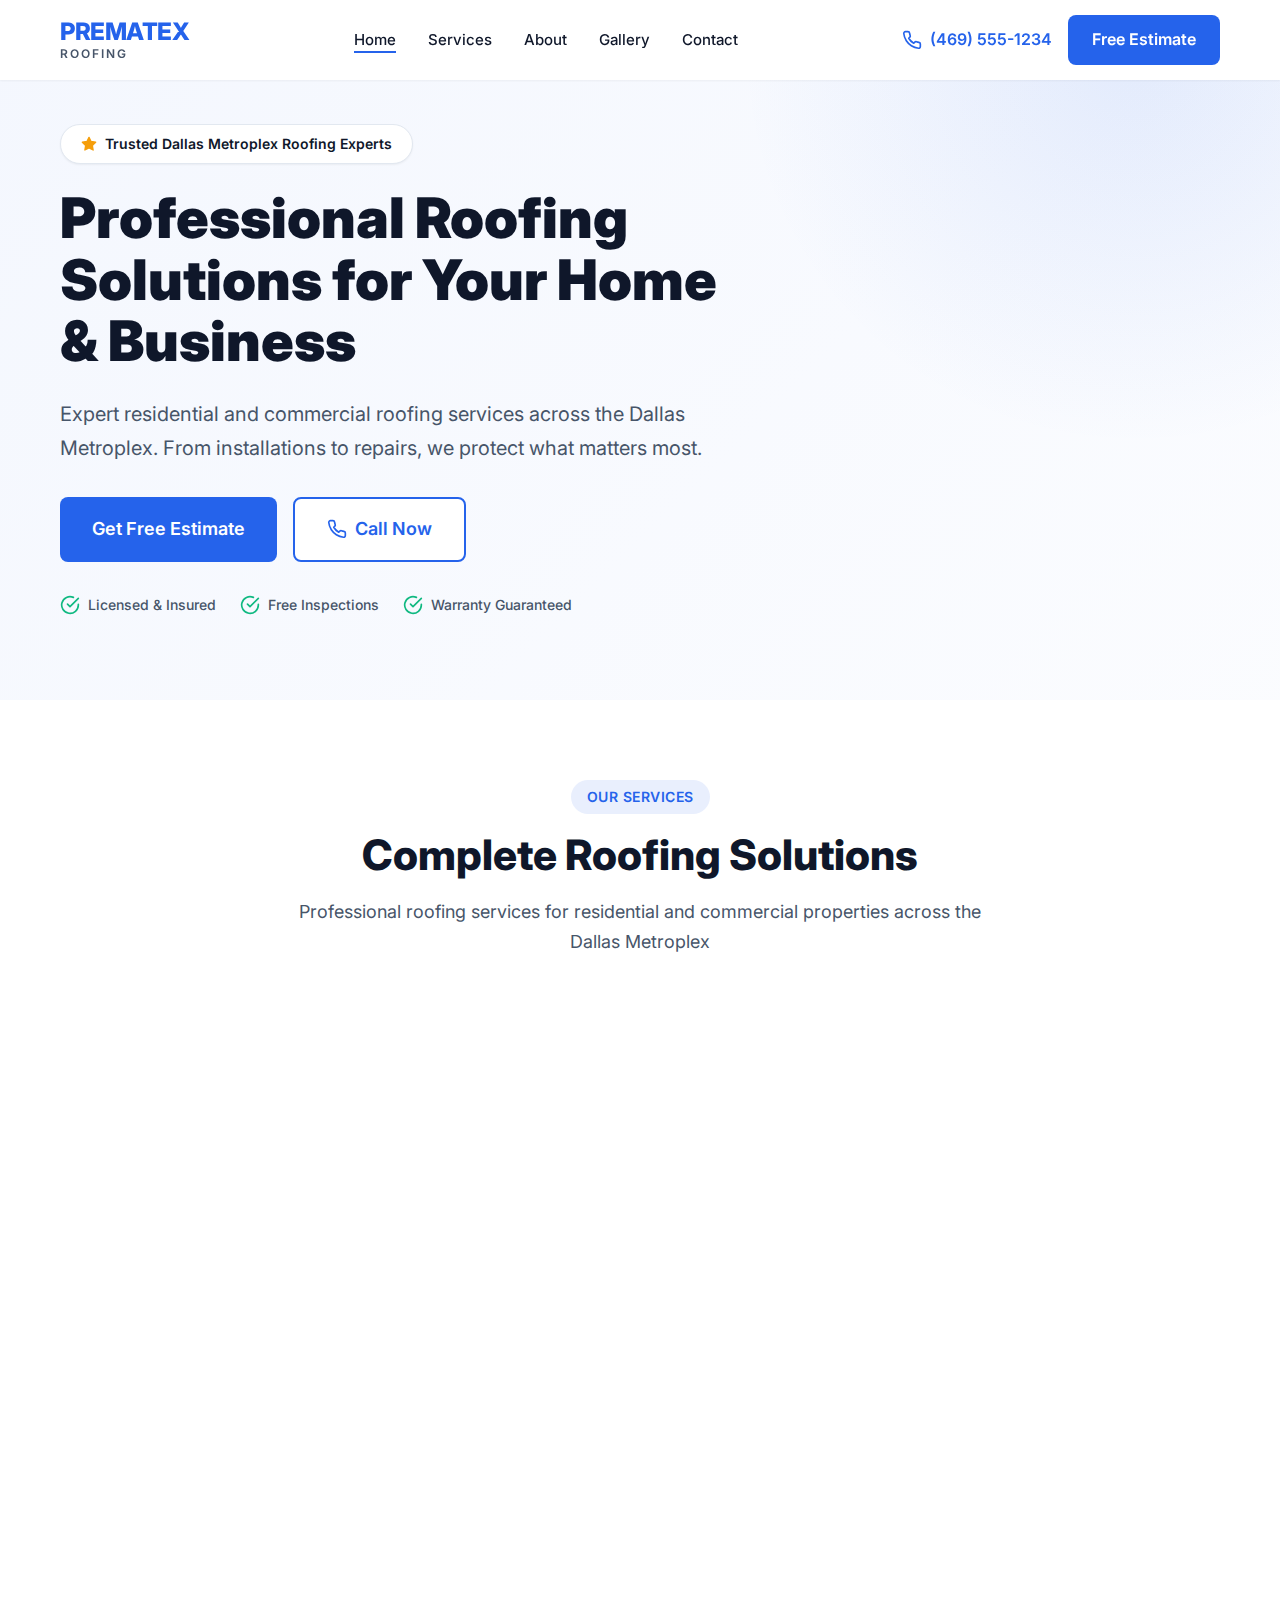
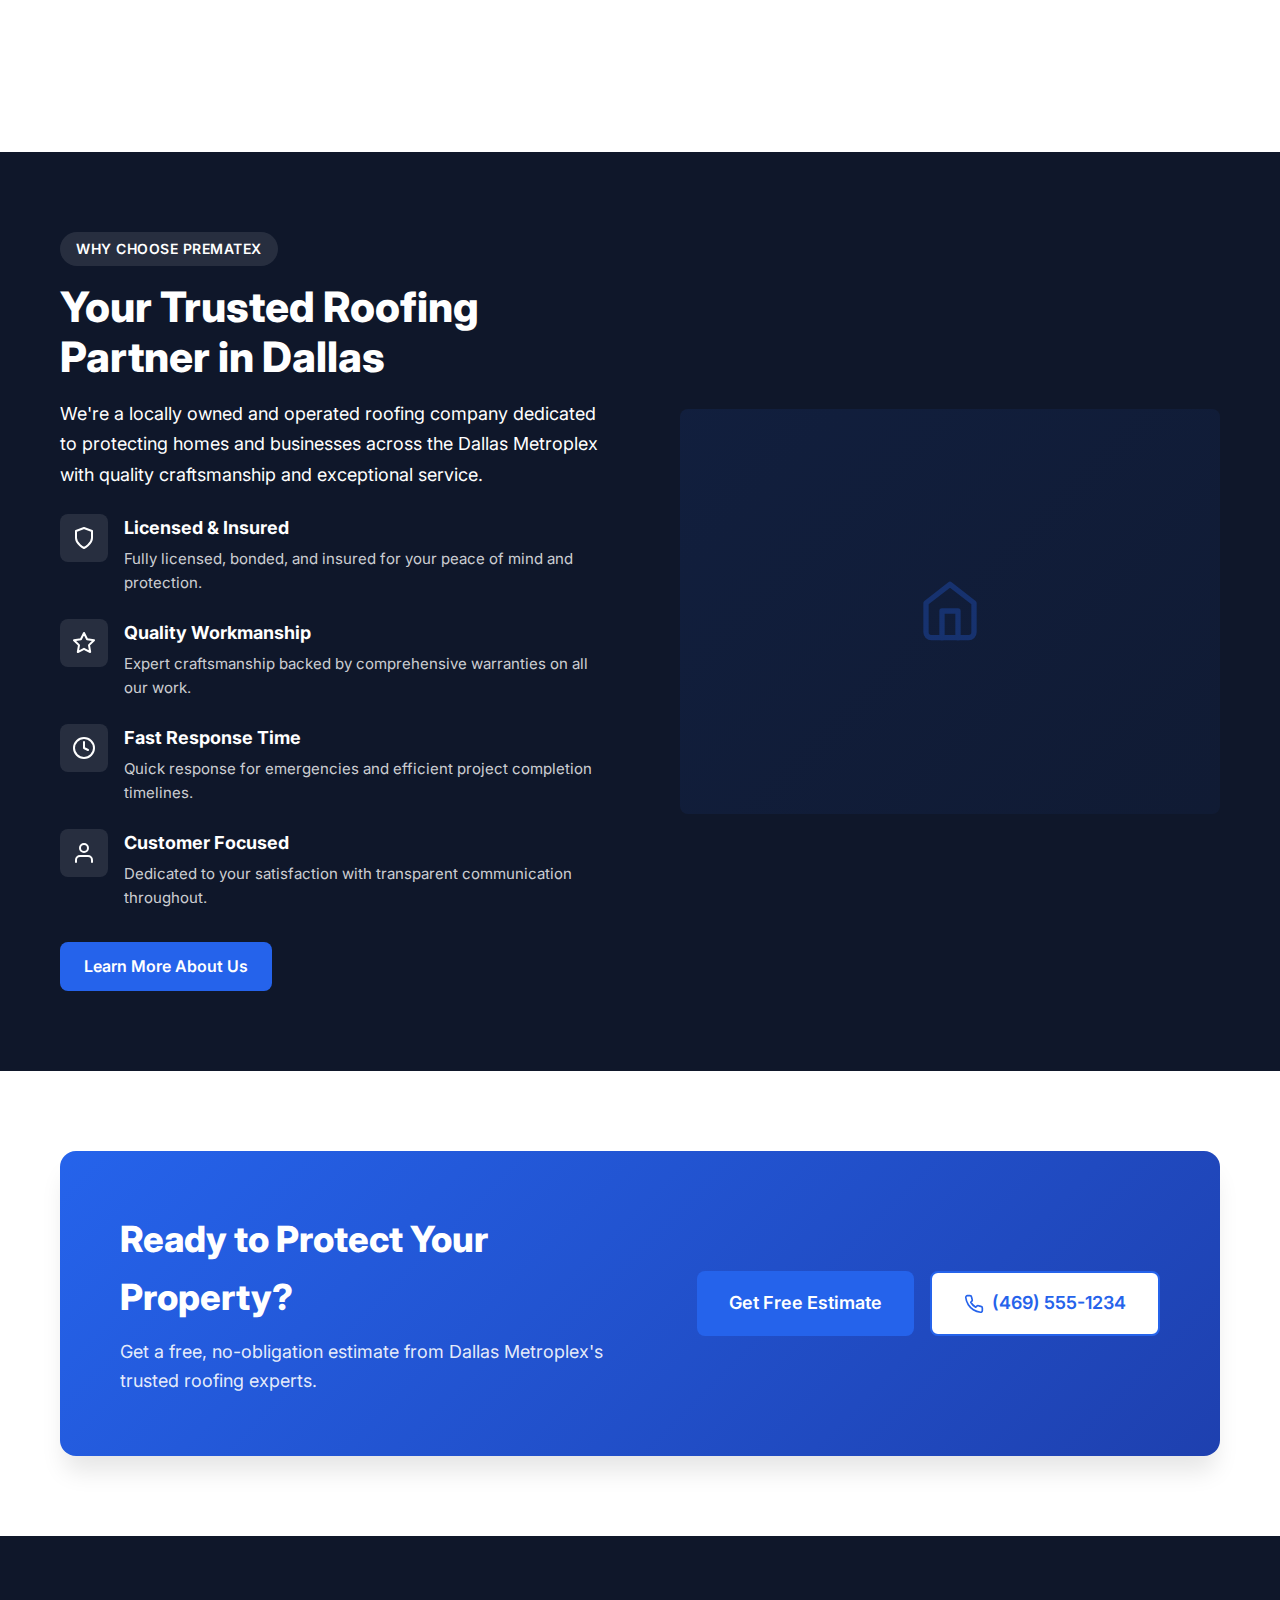
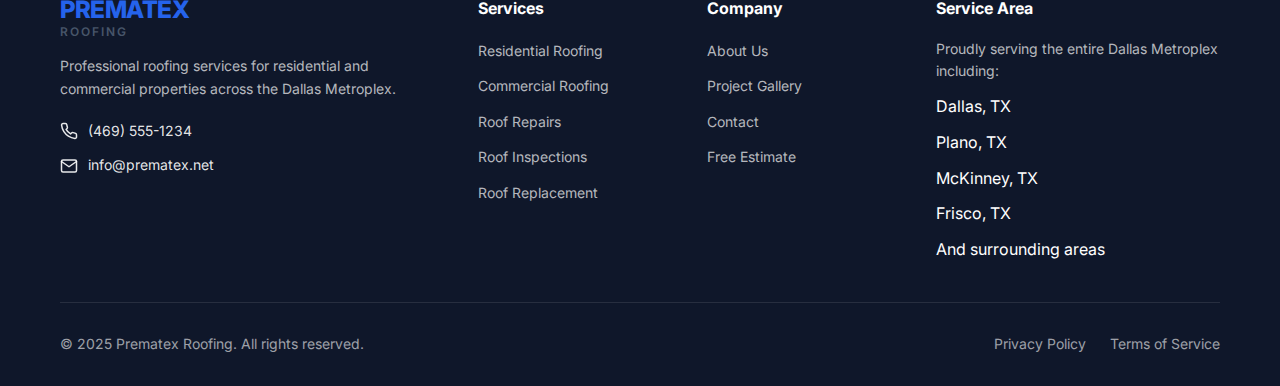
<file: index.html>
<!DOCTYPE html>
<html lang="en">
<head>
    <meta charset="UTF-8">
    <meta name="viewport" content="width=device-width, initial-scale=1.0">
    <meta name="description" content="Prematex Roofing - Professional residential and commercial roofing services in Dallas Metroplex. Expert roof installation, repairs, and replacements.">
    <title>Prematex Roofing | Expert Roofing Services in Dallas Metroplex</title>
    <link rel="stylesheet" href="assets/css/styles.css">
    <link rel="preconnect" href="https://fonts.googleapis.com">
    <link rel="preconnect" href="https://fonts.gstatic.com" crossorigin>
    <link href="https://fonts.googleapis.com/css2?family=Inter:wght@300;400;500;600;700;800;900&display=swap" rel="stylesheet">
</head>
<body>
    <!-- Header -->
    <header class="header" id="header">
        <nav class="nav container">
            <a href="index.html" class="nav-logo">
                <span class="logo-text">PREMATEX</span>
                <span class="logo-subtext">ROOFING</span>
            </a>
            
            <div class="nav-menu" id="nav-menu">
                <ul class="nav-list">
                    <li class="nav-item"><a href="index.html" class="nav-link active">Home</a></li>
                    <li class="nav-item"><a href="services.html" class="nav-link">Services</a></li>
                    <li class="nav-item"><a href="about.html" class="nav-link">About</a></li>
                    <li class="nav-item"><a href="gallery.html" class="nav-link">Gallery</a></li>
                    <li class="nav-item"><a href="contact.html" class="nav-link">Contact</a></li>
                </ul>
                <div class="nav-close" id="nav-close">
                    <svg xmlns="http://www.w3.org/2000/svg" width="24" height="24" viewBox="0 0 24 24" fill="none" stroke="currentColor" stroke-width="2" stroke-linecap="round" stroke-linejoin="round">
                        <line x1="18" y1="6" x2="6" y2="18"></line>
                        <line x1="6" y1="6" x2="18" y2="18"></line>
                    </svg>
                </div>
            </div>

            <div class="nav-actions">
                <a href="tel:+14695551234" class="nav-phone">
                    <svg xmlns="http://www.w3.org/2000/svg" width="20" height="20" viewBox="0 0 24 24" fill="none" stroke="currentColor" stroke-width="2" stroke-linecap="round" stroke-linejoin="round">
                        <path d="M22 16.92v3a2 2 0 0 1-2.18 2 19.79 19.79 0 0 1-8.63-3.07 19.5 19.5 0 0 1-6-6 19.79 19.79 0 0 1-3.07-8.67A2 2 0 0 1 4.11 2h3a2 2 0 0 1 2 1.72 12.84 12.84 0 0 0 .7 2.81 2 2 0 0 1-.45 2.11L8.09 9.91a16 16 0 0 0 6 6l1.27-1.27a2 2 0 0 1 2.11-.45 12.84 12.84 0 0 0 2.81.7A2 2 0 0 1 22 16.92z"></path>
                    </svg>
                    <span>(469) 555-1234</span>
                </a>
                <a href="contact.html" class="btn btn-primary">Free Estimate</a>
            </div>

            <div class="nav-toggle" id="nav-toggle">
                <svg xmlns="http://www.w3.org/2000/svg" width="24" height="24" viewBox="0 0 24 24" fill="none" stroke="currentColor" stroke-width="2" stroke-linecap="round" stroke-linejoin="round">
                    <line x1="3" y1="12" x2="21" y2="12"></line>
                    <line x1="3" y1="6" x2="21" y2="6"></line>
                    <line x1="3" y1="18" x2="21" y2="18"></line>
                </svg>
            </div>
        </nav>
    </header>

    <!-- Hero Section -->
    <section class="hero">
        <div class="hero-background"></div>
        <div class="container hero-container">
            <div class="hero-content">
                <div class="hero-badge">
                    <svg xmlns="http://www.w3.org/2000/svg" width="16" height="16" viewBox="0 0 24 24" fill="none" stroke="currentColor" stroke-width="2" stroke-linecap="round" stroke-linejoin="round">
                        <path d="M12 2l3.09 6.26L22 9.27l-5 4.87 1.18 6.88L12 17.77l-6.18 3.25L7 14.14 2 9.27l6.91-1.01L12 2z"></path>
                    </svg>
                    <span>Trusted Dallas Metroplex Roofing Experts</span>
                </div>
                <h1 class="hero-title">
                    Professional Roofing Solutions for Your Home & Business
                </h1>
                <p class="hero-description">
                    Expert residential and commercial roofing services across the Dallas Metroplex. From installations to repairs, we protect what matters most.
                </p>
                <div class="hero-cta">
                    <a href="contact.html" class="btn btn-primary btn-lg">Get Free Estimate</a>
                    <a href="tel:+14695551234" class="btn btn-secondary btn-lg">
                        <svg xmlns="http://www.w3.org/2000/svg" width="20" height="20" viewBox="0 0 24 24" fill="none" stroke="currentColor" stroke-width="2" stroke-linecap="round" stroke-linejoin="round">
                            <path d="M22 16.92v3a2 2 0 0 1-2.18 2 19.79 19.79 0 0 1-8.63-3.07 19.5 19.5 0 0 1-6-6 19.79 19.79 0 0 1-3.07-8.67A2 2 0 0 1 4.11 2h3a2 2 0 0 1 2 1.72 12.84 12.84 0 0 0 .7 2.81 2 2 0 0 1-.45 2.11L8.09 9.91a16 16 0 0 0 6 6l1.27-1.27a2 2 0 0 1 2.11-.45 12.84 12.84 0 0 0 2.81.7A2 2 0 0 1 22 16.92z"></path>
                        </svg>
                        Call Now
                    </a>
                </div>
                <div class="hero-trust">
                    <div class="trust-item">
                        <svg xmlns="http://www.w3.org/2000/svg" width="20" height="20" viewBox="0 0 24 24" fill="none" stroke="currentColor" stroke-width="2" stroke-linecap="round" stroke-linejoin="round">
                            <path d="M22 11.08V12a10 10 0 1 1-5.93-9.14"></path>
                            <polyline points="22 4 12 14.01 9 11.01"></polyline>
                        </svg>
                        <span>Licensed & Insured</span>
                    </div>
                    <div class="trust-item">
                        <svg xmlns="http://www.w3.org/2000/svg" width="20" height="20" viewBox="0 0 24 24" fill="none" stroke="currentColor" stroke-width="2" stroke-linecap="round" stroke-linejoin="round">
                            <path d="M22 11.08V12a10 10 0 1 1-5.93-9.14"></path>
                            <polyline points="22 4 12 14.01 9 11.01"></polyline>
                        </svg>
                        <span>Free Inspections</span>
                    </div>
                    <div class="trust-item">
                        <svg xmlns="http://www.w3.org/2000/svg" width="20" height="20" viewBox="0 0 24 24" fill="none" stroke="currentColor" stroke-width="2" stroke-linecap="round" stroke-linejoin="round">
                            <path d="M22 11.08V12a10 10 0 1 1-5.93-9.14"></path>
                            <polyline points="22 4 12 14.01 9 11.01"></polyline>
                        </svg>
                        <span>Warranty Guaranteed</span>
                    </div>
                </div>
            </div>
        </div>
    </section>

    <!-- Services Overview -->
    <section class="services-overview section">
        <div class="container">
            <div class="section-header">
                <span class="section-badge">Our Services</span>
                <h2 class="section-title">Complete Roofing Solutions</h2>
                <p class="section-description">Professional roofing services for residential and commercial properties across the Dallas Metroplex</p>
            </div>

            <div class="services-grid">
                <div class="service-card">
                    <div class="service-icon">
                        <svg xmlns="http://www.w3.org/2000/svg" width="32" height="32" viewBox="0 0 24 24" fill="none" stroke="currentColor" stroke-width="2" stroke-linecap="round" stroke-linejoin="round">
                            <path d="M3 9l9-7 9 7v11a2 2 0 0 1-2 2H5a2 2 0 0 1-2-2z"></path>
                            <polyline points="9 22 9 12 15 12 15 22"></polyline>
                        </svg>
                    </div>
                    <h3 class="service-title">Residential Roofing</h3>
                    <p class="service-description">Expert installation, repair, and replacement services for homeowners throughout the Dallas Metroplex.</p>
                    <a href="services.html#residential" class="service-link">
                        Learn More
                        <svg xmlns="http://www.w3.org/2000/svg" width="16" height="16" viewBox="0 0 24 24" fill="none" stroke="currentColor" stroke-width="2" stroke-linecap="round" stroke-linejoin="round">
                            <line x1="5" y1="12" x2="19" y2="12"></line>
                            <polyline points="12 5 19 12 12 19"></polyline>
                        </svg>
                    </a>
                </div>

                <div class="service-card">
                    <div class="service-icon">
                        <svg xmlns="http://www.w3.org/2000/svg" width="32" height="32" viewBox="0 0 24 24" fill="none" stroke="currentColor" stroke-width="2" stroke-linecap="round" stroke-linejoin="round">
                            <rect x="2" y="7" width="20" height="14" rx="2" ry="2"></rect>
                            <path d="M16 21V5a2 2 0 0 0-2-2h-4a2 2 0 0 0-2 2v16"></path>
                        </svg>
                    </div>
                    <h3 class="service-title">Commercial Roofing</h3>
                    <p class="service-description">Comprehensive roofing solutions for businesses, including flat roofs, TPO, and metal roofing systems.</p>
                    <a href="services.html#commercial" class="service-link">
                        Learn More
                        <svg xmlns="http://www.w3.org/2000/svg" width="16" height="16" viewBox="0 0 24 24" fill="none" stroke="currentColor" stroke-width="2" stroke-linecap="round" stroke-linejoin="round">
                            <line x1="5" y1="12" x2="19" y2="12"></line>
                            <polyline points="12 5 19 12 12 19"></polyline>
                        </svg>
                    </a>
                </div>

                <div class="service-card">
                    <div class="service-icon">
                        <svg xmlns="http://www.w3.org/2000/svg" width="32" height="32" viewBox="0 0 24 24" fill="none" stroke="currentColor" stroke-width="2" stroke-linecap="round" stroke-linejoin="round">
                            <path d="M14.7 6.3a1 1 0 0 0 0 1.4l1.6 1.6a1 1 0 0 0 1.4 0l3.77-3.77a6 6 0 0 1-7.94 7.94l-6.91 6.91a2.12 2.12 0 0 1-3-3l6.91-6.91a6 6 0 0 1 7.94-7.94l-3.76 3.76z"></path>
                        </svg>
                    </div>
                    <h3 class="service-title">Roof Repairs</h3>
                    <p class="service-description">Fast, reliable repairs for leaks, storm damage, and wear. Emergency services available.</p>
                    <a href="services.html#repairs" class="service-link">
                        Learn More
                        <svg xmlns="http://www.w3.org/2000/svg" width="16" height="16" viewBox="0 0 24 24" fill="none" stroke="currentColor" stroke-width="2" stroke-linecap="round" stroke-linejoin="round">
                            <line x1="5" y1="12" x2="19" y2="12"></line>
                            <polyline points="12 5 19 12 12 19"></polyline>
                        </svg>
                    </a>
                </div>

                <div class="service-card">
                    <div class="service-icon">
                        <svg xmlns="http://www.w3.org/2000/svg" width="32" height="32" viewBox="0 0 24 24" fill="none" stroke="currentColor" stroke-width="2" stroke-linecap="round" stroke-linejoin="round">
                            <path d="M21 16V8a2 2 0 0 0-1-1.73l-7-4a2 2 0 0 0-2 0l-7 4A2 2 0 0 0 3 8v8a2 2 0 0 0 1 1.73l7 4a2 2 0 0 0 2 0l7-4A2 2 0 0 0 21 16z"></path>
                            <polyline points="3.27 6.96 12 12.01 20.73 6.96"></polyline>
                            <line x1="12" y1="22.08" x2="12" y2="12"></line>
                        </svg>
                    </div>
                    <h3 class="service-title">Roof Inspections</h3>
                    <p class="service-description">Thorough inspections to identify issues early and extend your roof's lifespan. Free estimates provided.</p>
                    <a href="services.html#inspections" class="service-link">
                        Learn More
                        <svg xmlns="http://www.w3.org/2000/svg" width="16" height="16" viewBox="0 0 24 24" fill="none" stroke="currentColor" stroke-width="2" stroke-linecap="round" stroke-linejoin="round">
                            <line x1="5" y1="12" x2="19" y2="12"></line>
                            <polyline points="12 5 19 12 12 19"></polyline>
                        </svg>
                    </a>
                </div>
            </div>
        </div>
    </section>

    <!-- Why Choose Us -->
    <section class="why-choose section section-dark">
        <div class="container">
            <div class="why-choose-grid">
                <div class="why-choose-content">
                    <span class="section-badge">Why Choose Prematex</span>
                    <h2 class="section-title">Your Trusted Roofing Partner in Dallas</h2>
                    <p class="section-description">We're a locally owned and operated roofing company dedicated to protecting homes and businesses across the Dallas Metroplex with quality craftsmanship and exceptional service.</p>
                    
                    <div class="features-list">
                        <div class="feature-item">
                            <div class="feature-icon">
                                <svg xmlns="http://www.w3.org/2000/svg" width="24" height="24" viewBox="0 0 24 24" fill="none" stroke="currentColor" stroke-width="2" stroke-linecap="round" stroke-linejoin="round">
                                    <path d="M12 22s8-4 8-10V5l-8-3-8 3v7c0 6 8 10 8 10z"></path>
                                </svg>
                            </div>
                            <div class="feature-content">
                                <h3>Licensed & Insured</h3>
                                <p>Fully licensed, bonded, and insured for your peace of mind and protection.</p>
                            </div>
                        </div>

                        <div class="feature-item">
                            <div class="feature-icon">
                                <svg xmlns="http://www.w3.org/2000/svg" width="24" height="24" viewBox="0 0 24 24" fill="none" stroke="currentColor" stroke-width="2" stroke-linecap="round" stroke-linejoin="round">
                                    <path d="M12 2l3.09 6.26L22 9.27l-5 4.87 1.18 6.88L12 17.77l-6.18 3.25L7 14.14 2 9.27l6.91-1.01L12 2z"></path>
                                </svg>
                            </div>
                            <div class="feature-content">
                                <h3>Quality Workmanship</h3>
                                <p>Expert craftsmanship backed by comprehensive warranties on all our work.</p>
                            </div>
                        </div>

                        <div class="feature-item">
                            <div class="feature-icon">
                                <svg xmlns="http://www.w3.org/2000/svg" width="24" height="24" viewBox="0 0 24 24" fill="none" stroke="currentColor" stroke-width="2" stroke-linecap="round" stroke-linejoin="round">
                                    <circle cx="12" cy="12" r="10"></circle>
                                    <polyline points="12 6 12 12 16 14"></polyline>
                                </svg>
                            </div>
                            <div class="feature-content">
                                <h3>Fast Response Time</h3>
                                <p>Quick response for emergencies and efficient project completion timelines.</p>
                            </div>
                        </div>

                        <div class="feature-item">
                            <div class="feature-icon">
                                <svg xmlns="http://www.w3.org/2000/svg" width="24" height="24" viewBox="0 0 24 24" fill="none" stroke="currentColor" stroke-width="2" stroke-linecap="round" stroke-linejoin="round">
                                    <path d="M20 21v-2a4 4 0 0 0-4-4H8a4 4 0 0 0-4 4v2"></path>
                                    <circle cx="12" cy="7" r="4"></circle>
                                </svg>
                            </div>
                            <div class="feature-content">
                                <h3>Customer Focused</h3>
                                <p>Dedicated to your satisfaction with transparent communication throughout.</p>
                            </div>
                        </div>
                    </div>

                    <a href="about.html" class="btn btn-primary">Learn More About Us</a>
                </div>

                <div class="why-choose-image">
                    <div class="image-placeholder">
                        <svg xmlns="http://www.w3.org/2000/svg" width="64" height="64" viewBox="0 0 24 24" fill="none" stroke="currentColor" stroke-width="2" stroke-linecap="round" stroke-linejoin="round">
                            <path d="M3 9l9-7 9 7v11a2 2 0 0 1-2 2H5a2 2 0 0 1-2-2z"></path>
                            <polyline points="9 22 9 12 15 12 15 22"></polyline>
                        </svg>
                    </div>
                </div>
            </div>
        </div>
    </section>

    <!-- CTA Section -->
    <section class="cta-section section">
        <div class="container">
            <div class="cta-card">
                <div class="cta-content">
                    <h2 class="cta-title">Ready to Protect Your Property?</h2>
                    <p class="cta-description">Get a free, no-obligation estimate from Dallas Metroplex's trusted roofing experts.</p>
                </div>
                <div class="cta-actions">
                    <a href="contact.html" class="btn btn-primary btn-lg">Get Free Estimate</a>
                    <a href="tel:+14695551234" class="btn btn-secondary btn-lg">
                        <svg xmlns="http://www.w3.org/2000/svg" width="20" height="20" viewBox="0 0 24 24" fill="none" stroke="currentColor" stroke-width="2" stroke-linecap="round" stroke-linejoin="round">
                            <path d="M22 16.92v3a2 2 0 0 1-2.18 2 19.79 19.79 0 0 1-8.63-3.07 19.5 19.5 0 0 1-6-6 19.79 19.79 0 0 1-3.07-8.67A2 2 0 0 1 4.11 2h3a2 2 0 0 1 2 1.72 12.84 12.84 0 0 0 .7 2.81 2 2 0 0 1-.45 2.11L8.09 9.91a16 16 0 0 0 6 6l1.27-1.27a2 2 0 0 1 2.11-.45 12.84 12.84 0 0 0 2.81.7A2 2 0 0 1 22 16.92z"></path>
                        </svg>
                        (469) 555-1234
                    </a>
                </div>
            </div>
        </div>
    </section>

    <!-- Footer -->
    <footer class="footer">
        <div class="container">
            <div class="footer-grid">
                <div class="footer-col">
                    <div class="footer-logo">
                        <span class="logo-text">PREMATEX</span>
                        <span class="logo-subtext">ROOFING</span>
                    </div>
                    <p class="footer-description">Professional roofing services for residential and commercial properties across the Dallas Metroplex.</p>
                    <div class="footer-contact">
                        <a href="tel:+14695551234" class="footer-contact-item">
                            <svg xmlns="http://www.w3.org/2000/svg" width="18" height="18" viewBox="0 0 24 24" fill="none" stroke="currentColor" stroke-width="2" stroke-linecap="round" stroke-linejoin="round">
                                <path d="M22 16.92v3a2 2 0 0 1-2.18 2 19.79 19.79 0 0 1-8.63-3.07 19.5 19.5 0 0 1-6-6 19.79 19.79 0 0 1-3.07-8.67A2 2 0 0 1 4.11 2h3a2 2 0 0 1 2 1.72 12.84 12.84 0 0 0 .7 2.81 2 2 0 0 1-.45 2.11L8.09 9.91a16 16 0 0 0 6 6l1.27-1.27a2 2 0 0 1 2.11-.45 12.84 12.84 0 0 0 2.81.7A2 2 0 0 1 22 16.92z"></path>
                            </svg>
                            (469) 555-1234
                        </a>
                        <a href="mailto:info@prematex.net" class="footer-contact-item">
                            <svg xmlns="http://www.w3.org/2000/svg" width="18" height="18" viewBox="0 0 24 24" fill="none" stroke="currentColor" stroke-width="2" stroke-linecap="round" stroke-linejoin="round">
                                <path d="M4 4h16c1.1 0 2 .9 2 2v12c0 1.1-.9 2-2 2H4c-1.1 0-2-.9-2-2V6c0-1.1.9-2 2-2z"></path>
                                <polyline points="22,6 12,13 2,6"></polyline>
                            </svg>
                            info@prematex.net
                        </a>
                    </div>
                </div>

                <div class="footer-col">
                    <h4 class="footer-title">Services</h4>
                    <ul class="footer-links">
                        <li><a href="services.html#residential">Residential Roofing</a></li>
                        <li><a href="services.html#commercial">Commercial Roofing</a></li>
                        <li><a href="services.html#repairs">Roof Repairs</a></li>
                        <li><a href="services.html#inspections">Roof Inspections</a></li>
                        <li><a href="services.html#replacement">Roof Replacement</a></li>
                    </ul>
                </div>

                <div class="footer-col">
                    <h4 class="footer-title">Company</h4>
                    <ul class="footer-links">
                        <li><a href="about.html">About Us</a></li>
                        <li><a href="gallery.html">Project Gallery</a></li>
                        <li><a href="contact.html">Contact</a></li>
                        <li><a href="contact.html#estimate">Free Estimate</a></li>
                    </ul>
                </div>

                <div class="footer-col">
                    <h4 class="footer-title">Service Area</h4>
                    <p class="footer-text">Proudly serving the entire Dallas Metroplex including:</p>
                    <ul class="footer-links">
                        <li>Dallas, TX</li>
                        <li>Plano, TX</li>
                        <li>McKinney, TX</li>
                        <li>Frisco, TX</li>
                        <li>And surrounding areas</li>
                    </ul>
                </div>
            </div>

            <div class="footer-bottom">
                <p>&copy; 2025 Prematex Roofing. All rights reserved.</p>
                <div class="footer-bottom-links">
                    <a href="#">Privacy Policy</a>
                    <a href="#">Terms of Service</a>
                </div>
            </div>
        </div>
    </footer>

    <script src="assets/js/main.js"></script>
</body>
</html>
</file>
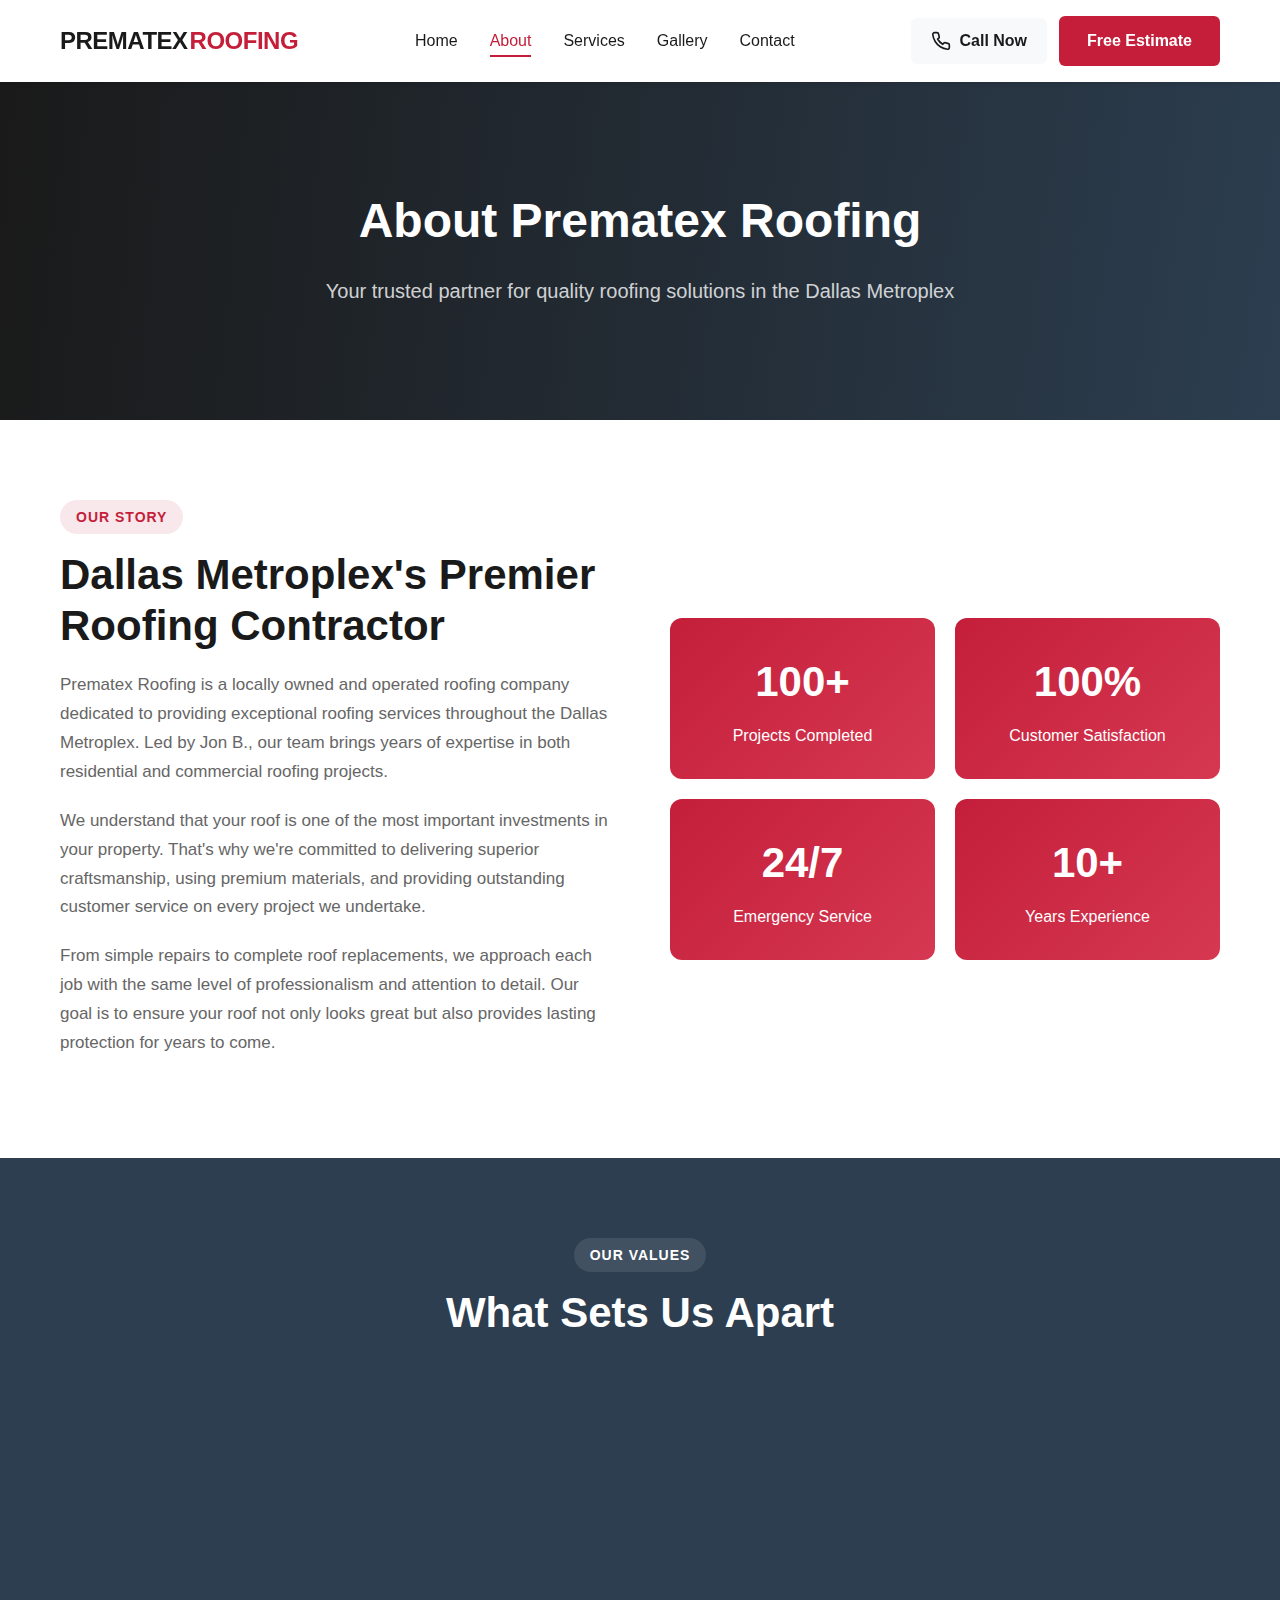
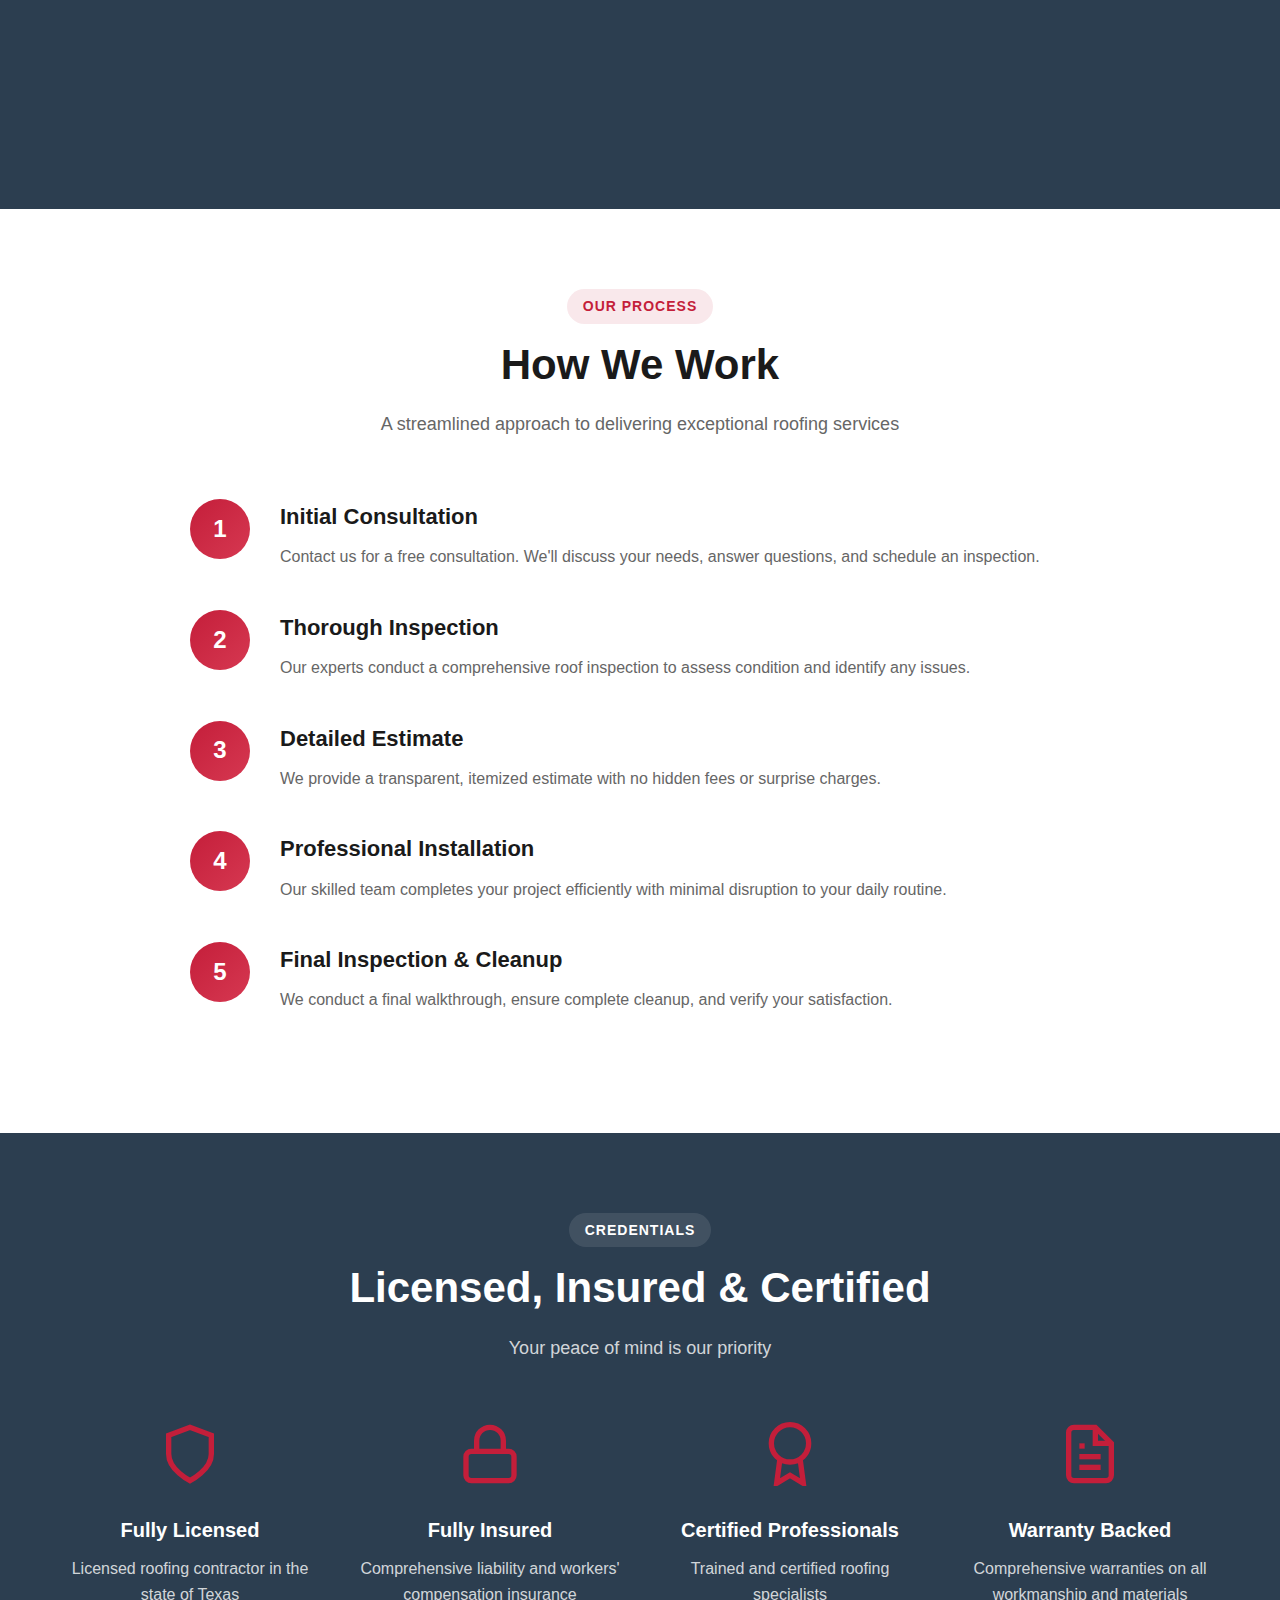
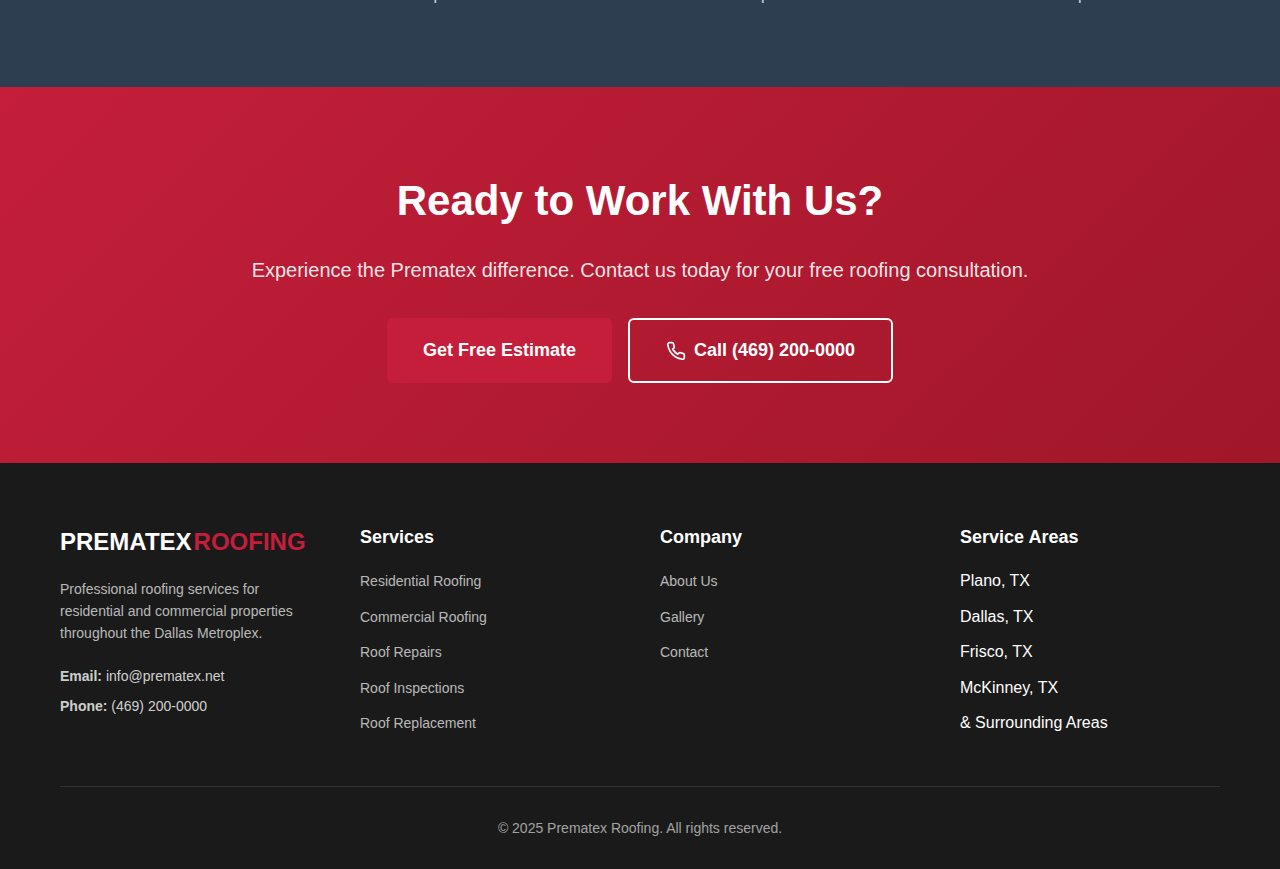
<file: about.html>
<!DOCTYPE html>
<html lang="en">
<head>
    <meta charset="UTF-8">
    <meta name="viewport" content="width=device-width, initial-scale=1.0">
    <meta name="description" content="Learn about Prematex Roofing - Dallas Metroplex's trusted roofing contractor with years of experience in residential and commercial roofing.">
    <title>About Us | Prematex Roofing</title>
    <link rel="stylesheet" href="css/styles.css">
</head>
<body>
    <!-- Header -->
    <header class="header">
        <nav class="nav container">
            <div class="nav-brand">
                <h1 class="logo">PREMATEX<span class="logo-accent">ROOFING</span></h1>
            </div>
            <ul class="nav-menu" id="navMenu">
                <li><a href="index.html" class="nav-link">Home</a></li>
                <li><a href="about.html" class="nav-link active">About</a></li>
                <li><a href="services.html" class="nav-link">Services</a></li>
                <li><a href="gallery.html" class="nav-link">Gallery</a></li>
                <li><a href="contact.html" class="nav-link">Contact</a></li>
            </ul>
            <div class="nav-cta">
                <a href="tel:+14692000000" class="phone-btn">
                    <svg width="20" height="20" viewBox="0 0 24 24" fill="none" stroke="currentColor" stroke-width="2">
                        <path d="M22 16.92v3a2 2 0 0 1-2.18 2 19.79 19.79 0 0 1-8.63-3.07 19.5 19.5 0 0 1-6-6 19.79 19.79 0 0 1-3.07-8.67A2 2 0 0 1 4.11 2h3a2 2 0 0 1 2 1.72 12.84 12.84 0 0 0 .7 2.81 2 2 0 0 1-.45 2.11L8.09 9.91a16 16 0 0 0 6 6l1.27-1.27a2 2 0 0 1 2.11-.45 12.84 12.84 0 0 0 2.81.7A2 2 0 0 1 22 16.92z"></path>
                    </svg>
                    Call Now
                </a>
                <a href="contact.html" class="btn btn-primary">Free Estimate</a>
            </div>
            <button class="nav-toggle" id="navToggle" aria-label="Toggle navigation">
                <span></span>
                <span></span>
                <span></span>
            </button>
        </nav>
    </header>

    <!-- Page Header -->
    <section class="page-header">
        <div class="page-header-overlay"></div>
        <div class="container">
            <h1 class="page-title">About Prematex Roofing</h1>
            <p class="page-subtitle">Your trusted partner for quality roofing solutions in the Dallas Metroplex</p>
        </div>
    </section>

    <!-- About Content -->
    <section class="about-content section">
        <div class="container">
            <div class="about-intro">
                <div class="about-text">
                    <span class="section-badge">Our Story</span>
                    <h2 class="section-title">Dallas Metroplex's Premier Roofing Contractor</h2>
                    <p>Prematex Roofing is a locally owned and operated roofing company dedicated to providing exceptional roofing services throughout the Dallas Metroplex. Led by Jon B., our team brings years of expertise in both residential and commercial roofing projects.</p>
                    <p>We understand that your roof is one of the most important investments in your property. That's why we're committed to delivering superior craftsmanship, using premium materials, and providing outstanding customer service on every project we undertake.</p>
                    <p>From simple repairs to complete roof replacements, we approach each job with the same level of professionalism and attention to detail. Our goal is to ensure your roof not only looks great but also provides lasting protection for years to come.</p>
                </div>
                <div class="about-stats">
                    <div class="stat-card">
                        <div class="stat-number">100+</div>
                        <div class="stat-label">Projects Completed</div>
                    </div>
                    <div class="stat-card">
                        <div class="stat-number">100%</div>
                        <div class="stat-label">Customer Satisfaction</div>
                    </div>
                    <div class="stat-card">
                        <div class="stat-number">24/7</div>
                        <div class="stat-label">Emergency Service</div>
                    </div>
                    <div class="stat-card">
                        <div class="stat-number">10+</div>
                        <div class="stat-label">Years Experience</div>
                    </div>
                </div>
            </div>
        </div>
    </section>

    <!-- Our Values -->
    <section class="values-section section section-dark">
        <div class="container">
            <div class="section-header">
                <span class="section-badge">Our Values</span>
                <h2 class="section-title">What Sets Us Apart</h2>
            </div>
            <div class="values-grid">
                <div class="value-card">
                    <div class="value-icon">
                        <svg width="48" height="48" viewBox="0 0 24 24" fill="none" stroke="currentColor" stroke-width="2">
                            <path d="M12 22s8-4 8-10V5l-8-3-8 3v7c0 6 8 10 8 10z"></path>
                        </svg>
                    </div>
                    <h3>Integrity</h3>
                    <p>We believe in honest communication, transparent pricing, and doing what's right for our customers every time.</p>
                </div>
                <div class="value-card">
                    <div class="value-icon">
                        <svg width="48" height="48" viewBox="0 0 24 24" fill="none" stroke="currentColor" stroke-width="2">
                            <path d="M14 9V5a3 3 0 0 0-3-3l-4 9v11h11.28a2 2 0 0 0 2-1.7l1.38-9a2 2 0 0 0-2-2.3zM7 22H4a2 2 0 0 1-2-2v-7a2 2 0 0 1 2-2h3"></path>
                        </svg>
                    </div>
                    <h3>Quality</h3>
                    <p>We use only premium materials and employ skilled craftsmen to ensure every roof meets our high standards.</p>
                </div>
                <div class="value-card">
                    <div class="value-icon">
                        <svg width="48" height="48" viewBox="0 0 24 24" fill="none" stroke="currentColor" stroke-width="2">
                            <circle cx="12" cy="12" r="10"></circle>
                            <polyline points="12 6 12 12 16 14"></polyline>
                        </svg>
                    </div>
                    <h3>Reliability</h3>
                    <p>We show up on time, complete projects as scheduled, and stand behind our work with comprehensive warranties.</p>
                </div>
                <div class="value-card">
                    <div class="value-icon">
                        <svg width="48" height="48" viewBox="0 0 24 24" fill="none" stroke="currentColor" stroke-width="2">
                            <path d="M17 21v-2a4 4 0 0 0-4-4H5a4 4 0 0 0-4 4v2"></path>
                            <circle cx="9" cy="7" r="4"></circle>
                            <path d="M23 21v-2a4 4 0 0 0-3-3.87"></path>
                            <path d="M16 3.13a4 4 0 0 1 0 7.75"></path>
                        </svg>
                    </div>
                    <h3>Customer Focus</h3>
                    <p>Your satisfaction is our priority. We listen to your needs and work closely with you throughout the entire process.</p>
                </div>
            </div>
        </div>
    </section>

    <!-- Our Process -->
    <section class="process-section section">
        <div class="container">
            <div class="section-header">
                <span class="section-badge">Our Process</span>
                <h2 class="section-title">How We Work</h2>
                <p class="section-description">A streamlined approach to delivering exceptional roofing services</p>
            </div>
            <div class="process-steps">
                <div class="process-step">
                    <div class="step-number">1</div>
                    <div class="step-content">
                        <h3>Initial Consultation</h3>
                        <p>Contact us for a free consultation. We'll discuss your needs, answer questions, and schedule an inspection.</p>
                    </div>
                </div>
                <div class="process-step">
                    <div class="step-number">2</div>
                    <div class="step-content">
                        <h3>Thorough Inspection</h3>
                        <p>Our experts conduct a comprehensive roof inspection to assess condition and identify any issues.</p>
                    </div>
                </div>
                <div class="process-step">
                    <div class="step-number">3</div>
                    <div class="step-content">
                        <h3>Detailed Estimate</h3>
                        <p>We provide a transparent, itemized estimate with no hidden fees or surprise charges.</p>
                    </div>
                </div>
                <div class="process-step">
                    <div class="step-number">4</div>
                    <div class="step-content">
                        <h3>Professional Installation</h3>
                        <p>Our skilled team completes your project efficiently with minimal disruption to your daily routine.</p>
                    </div>
                </div>
                <div class="process-step">
                    <div class="step-number">5</div>
                    <div class="step-content">
                        <h3>Final Inspection & Cleanup</h3>
                        <p>We conduct a final walkthrough, ensure complete cleanup, and verify your satisfaction.</p>
                    </div>
                </div>
            </div>
        </div>
    </section>

    <!-- Certifications -->
    <section class="certifications-section section section-dark">
        <div class="container">
            <div class="section-header">
                <span class="section-badge">Credentials</span>
                <h2 class="section-title">Licensed, Insured & Certified</h2>
                <p class="section-description">Your peace of mind is our priority</p>
            </div>
            <div class="certifications-grid">
                <div class="cert-item">
                    <svg width="64" height="64" viewBox="0 0 24 24" fill="none" stroke="currentColor" stroke-width="2">
                        <path d="M12 22s8-4 8-10V5l-8-3-8 3v7c0 6 8 10 8 10z"></path>
                    </svg>
                    <h3>Fully Licensed</h3>
                    <p>Licensed roofing contractor in the state of Texas</p>
                </div>
                <div class="cert-item">
                    <svg width="64" height="64" viewBox="0 0 24 24" fill="none" stroke="currentColor" stroke-width="2">
                        <rect x="3" y="11" width="18" height="11" rx="2" ry="2"></rect>
                        <path d="M7 11V7a5 5 0 0 1 10 0v4"></path>
                    </svg>
                    <h3>Fully Insured</h3>
                    <p>Comprehensive liability and workers' compensation insurance</p>
                </div>
                <div class="cert-item">
                    <svg width="64" height="64" viewBox="0 0 24 24" fill="none" stroke="currentColor" stroke-width="2">
                        <circle cx="12" cy="8" r="7"></circle>
                        <polyline points="8.21 13.89 7 23 12 20 17 23 15.79 13.88"></polyline>
                    </svg>
                    <h3>Certified Professionals</h3>
                    <p>Trained and certified roofing specialists</p>
                </div>
                <div class="cert-item">
                    <svg width="64" height="64" viewBox="0 0 24 24" fill="none" stroke="currentColor" stroke-width="2">
                        <path d="M14 2H6a2 2 0 0 0-2 2v16a2 2 0 0 0 2 2h12a2 2 0 0 0 2-2V8z"></path>
                        <polyline points="14 2 14 8 20 8"></polyline>
                        <line x1="16" y1="13" x2="8" y2="13"></line>
                        <line x1="16" y1="17" x2="8" y2="17"></line>
                        <polyline points="10 9 9 9 8 9"></polyline>
                    </svg>
                    <h3>Warranty Backed</h3>
                    <p>Comprehensive warranties on all workmanship and materials</p>
                </div>
            </div>
        </div>
    </section>

    <!-- CTA Section -->
    <section class="cta-section">
        <div class="container">
            <div class="cta-content">
                <h2 class="cta-title">Ready to Work With Us?</h2>
                <p class="cta-description">Experience the Prematex difference. Contact us today for your free roofing consultation.</p>
                <div class="cta-buttons">
                    <a href="contact.html" class="btn btn-primary btn-lg">Get Free Estimate</a>
                    <a href="tel:+14692000000" class="btn btn-secondary-outline btn-lg">
                        <svg width="20" height="20" viewBox="0 0 24 24" fill="none" stroke="currentColor" stroke-width="2">
                            <path d="M22 16.92v3a2 2 0 0 1-2.18 2 19.79 19.79 0 0 1-8.63-3.07 19.5 19.5 0 0 1-6-6 19.79 19.79 0 0 1-3.07-8.67A2 2 0 0 1 4.11 2h3a2 2 0 0 1 2 1.72 12.84 12.84 0 0 0 .7 2.81 2 2 0 0 1-.45 2.11L8.09 9.91a16 16 0 0 0 6 6l1.27-1.27a2 2 0 0 1 2.11-.45 12.84 12.84 0 0 0 2.81.7A2 2 0 0 1 22 16.92z"></path>
                        </svg>
                        Call (469) 200-0000
                    </a>
                </div>
            </div>
        </div>
    </section>

    <!-- Footer -->
    <footer class="footer">
        <div class="container">
            <div class="footer-grid">
                <div class="footer-col">
                    <h3 class="footer-title">PREMATEX<span class="logo-accent">ROOFING</span></h3>
                    <p class="footer-description">Professional roofing services for residential and commercial properties throughout the Dallas Metroplex.</p>
                    <div class="footer-contact">
                        <p><strong>Email:</strong> info@prematex.net</p>
                        <p><strong>Phone:</strong> (469) 200-0000</p>
                    </div>
                </div>
                <div class="footer-col">
                    <h4 class="footer-heading">Services</h4>
                    <ul class="footer-links">
                        <li><a href="services.html#residential">Residential Roofing</a></li>
                        <li><a href="services.html#commercial">Commercial Roofing</a></li>
                        <li><a href="services.html#repairs">Roof Repairs</a></li>
                        <li><a href="services.html#inspections">Roof Inspections</a></li>
                        <li><a href="services.html#replacement">Roof Replacement</a></li>
                    </ul>
                </div>
                <div class="footer-col">
                    <h4 class="footer-heading">Company</h4>
                    <ul class="footer-links">
                        <li><a href="about.html">About Us</a></li>
                        <li><a href="gallery.html">Gallery</a></li>
                        <li><a href="contact.html">Contact</a></li>
                    </ul>
                </div>
                <div class="footer-col">
                    <h4 class="footer-heading">Service Areas</h4>
                    <ul class="footer-links">
                        <li>Plano, TX</li>
                        <li>Dallas, TX</li>
                        <li>Frisco, TX</li>
                        <li>McKinney, TX</li>
                        <li>& Surrounding Areas</li>
                    </ul>
                </div>
            </div>
            <div class="footer-bottom">
                <p>&copy; 2025 Prematex Roofing. All rights reserved.</p>
            </div>
        </div>
    </footer>

    <script src="js/main.js"></script>
</body>
</html>
</file>
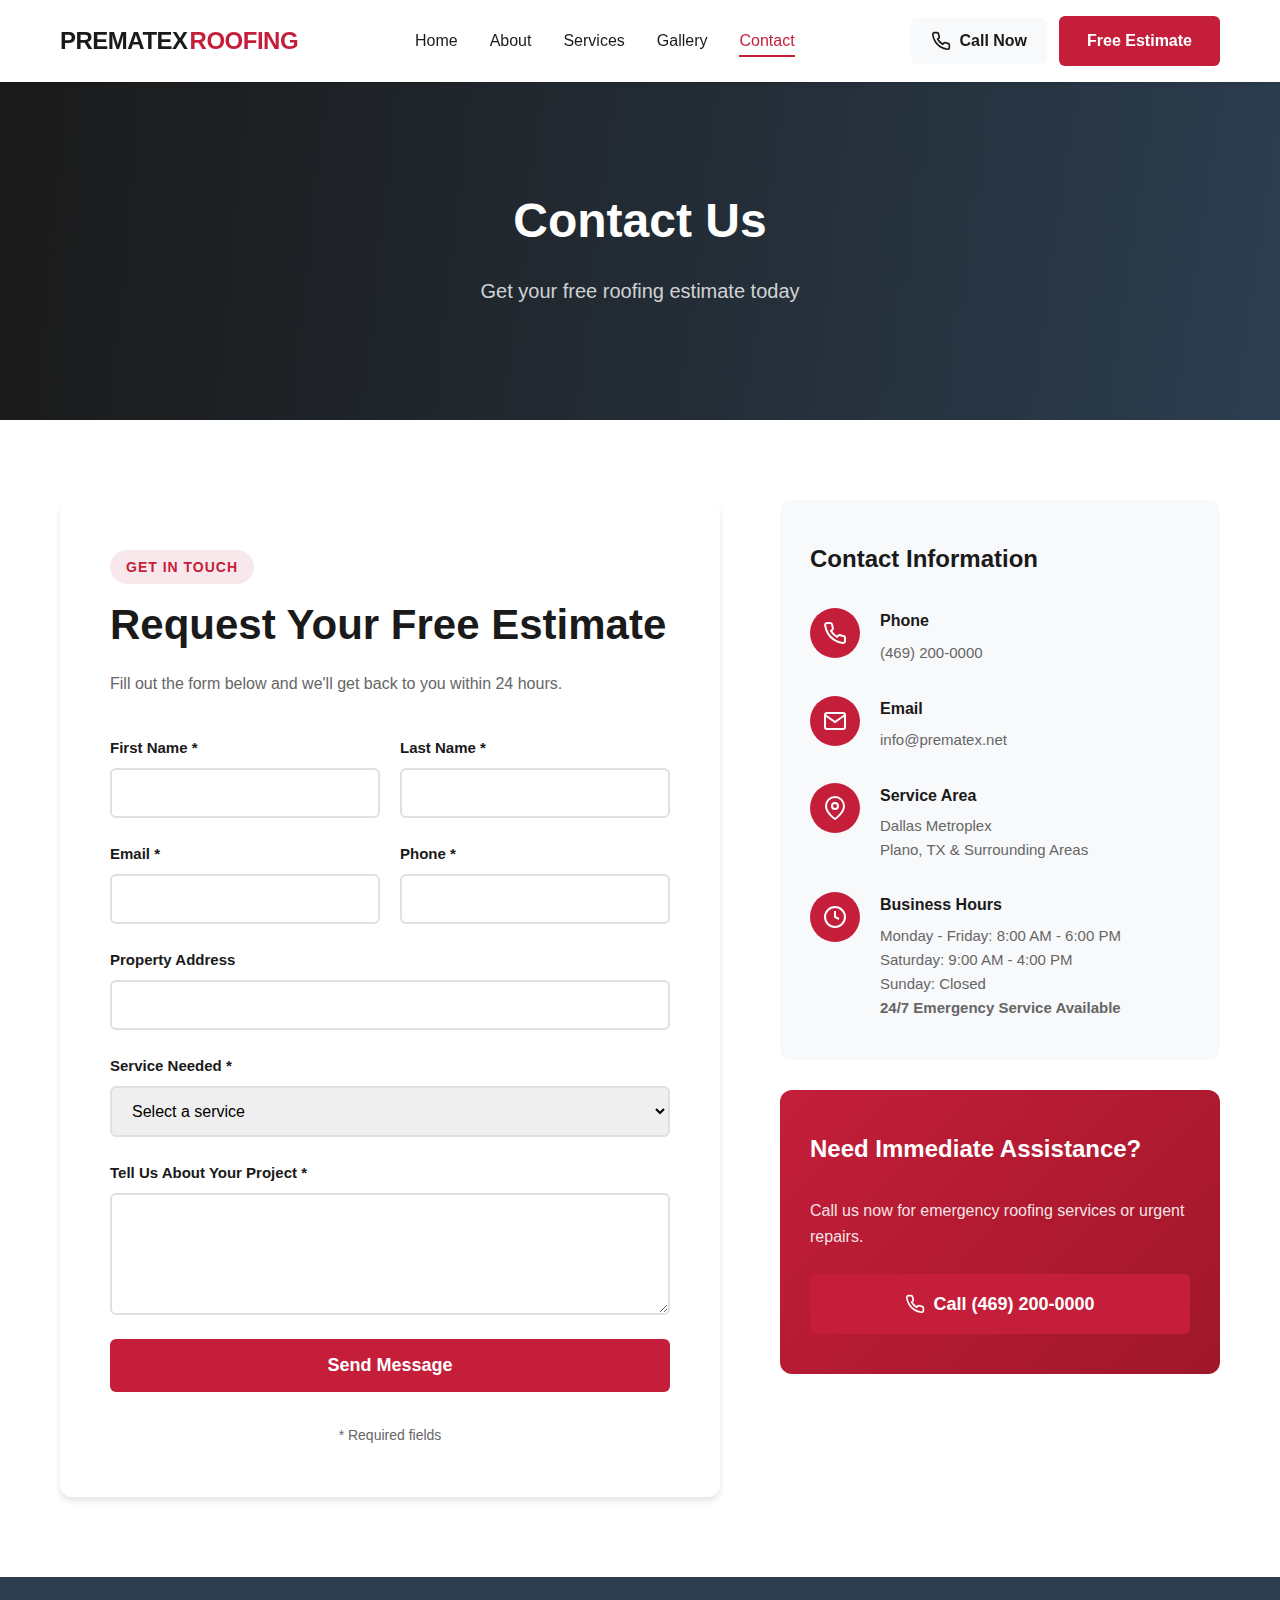
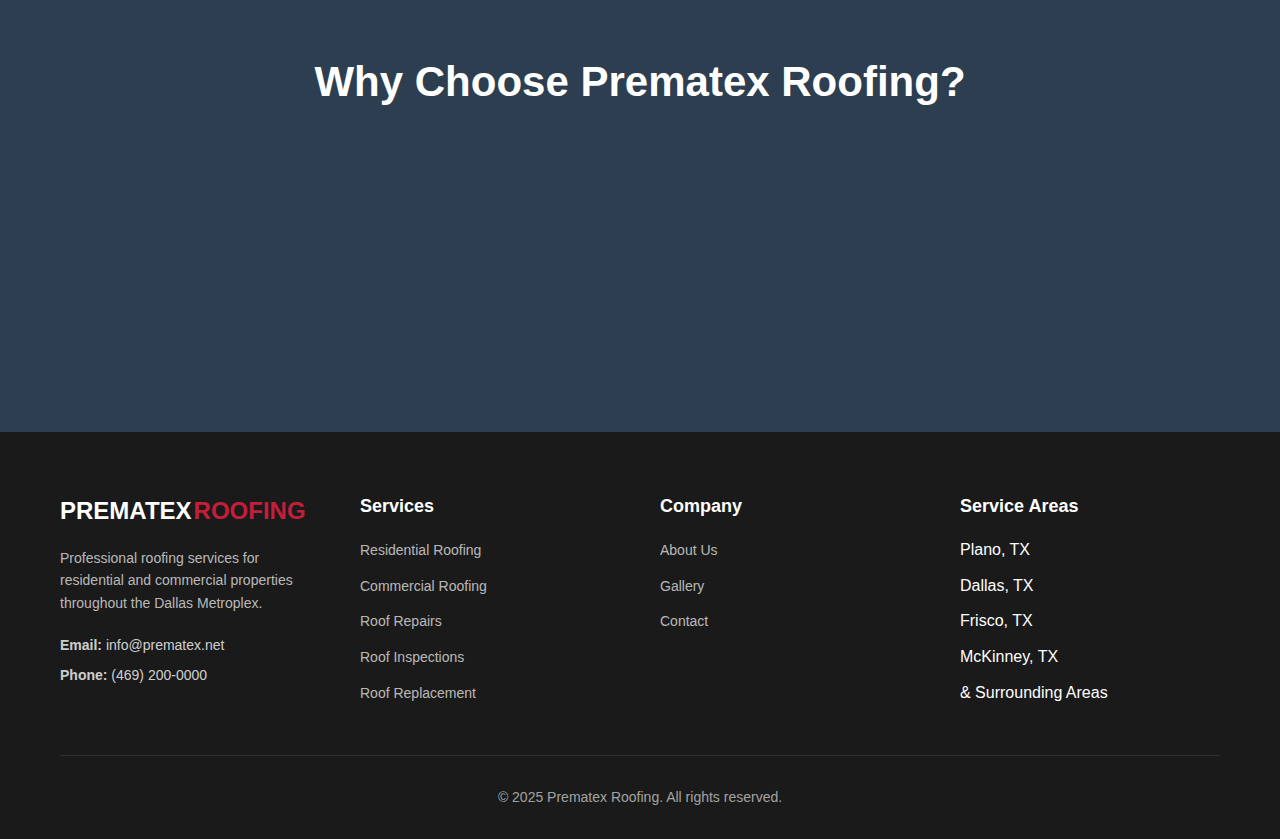
<file: contact.html>
<!DOCTYPE html>
<html lang="en">
<head>
    <meta charset="UTF-8">
    <meta name="viewport" content="width=device-width, initial-scale=1.0">
    <meta name="description" content="Contact Prematex Roofing for a free estimate. Serving Dallas Metroplex with professional roofing services.">
    <title>Contact Us | Prematex Roofing</title>
    <link rel="stylesheet" href="css/styles.css">
</head>
<body>
    <!-- Header -->
    <header class="header">
        <nav class="nav container">
            <div class="nav-brand">
                <h1 class="logo">PREMATEX<span class="logo-accent">ROOFING</span></h1>
            </div>
            <ul class="nav-menu" id="navMenu">
                <li><a href="index.html" class="nav-link">Home</a></li>
                <li><a href="about.html" class="nav-link">About</a></li>
                <li><a href="services.html" class="nav-link">Services</a></li>
                <li><a href="gallery.html" class="nav-link">Gallery</a></li>
                <li><a href="contact.html" class="nav-link active">Contact</a></li>
            </ul>
            <div class="nav-cta">
                <a href="tel:+14692000000" class="phone-btn">
                    <svg width="20" height="20" viewBox="0 0 24 24" fill="none" stroke="currentColor" stroke-width="2">
                        <path d="M22 16.92v3a2 2 0 0 1-2.18 2 19.79 19.79 0 0 1-8.63-3.07 19.5 19.5 0 0 1-6-6 19.79 19.79 0 0 1-3.07-8.67A2 2 0 0 1 4.11 2h3a2 2 0 0 1 2 1.72 12.84 12.84 0 0 0 .7 2.81 2 2 0 0 1-.45 2.11L8.09 9.91a16 16 0 0 0 6 6l1.27-1.27a2 2 0 0 1 2.11-.45 12.84 12.84 0 0 0 2.81.7A2 2 0 0 1 22 16.92z"></path>
                    </svg>
                    Call Now
                </a>
                <a href="contact.html" class="btn btn-primary">Free Estimate</a>
            </div>
            <button class="nav-toggle" id="navToggle" aria-label="Toggle navigation">
                <span></span>
                <span></span>
                <span></span>
            </button>
        </nav>
    </header>

    <!-- Page Header -->
    <section class="page-header">
        <div class="page-header-overlay"></div>
        <div class="container">
            <h1 class="page-title">Contact Us</h1>
            <p class="page-subtitle">Get your free roofing estimate today</p>
        </div>
    </section>

    <!-- Contact Section -->
    <section class="contact-section section">
        <div class="container">
            <div class="contact-wrapper">
                <!-- Contact Form -->
                <div class="contact-form-container">
                    <div class="form-header">
                        <span class="section-badge">Get In Touch</span>
                        <h2 class="section-title">Request Your Free Estimate</h2>
                        <p>Fill out the form below and we'll get back to you within 24 hours.</p>
                    </div>
                    <form class="contact-form" id="contactForm">
                        <div class="form-row">
                            <div class="form-group">
                                <label for="firstName">First Name *</label>
                                <input type="text" id="firstName" name="firstName" required>
                            </div>
                            <div class="form-group">
                                <label for="lastName">Last Name *</label>
                                <input type="text" id="lastName" name="lastName" required>
                            </div>
                        </div>
                        <div class="form-row">
                            <div class="form-group">
                                <label for="email">Email *</label>
                                <input type="email" id="email" name="email" required>
                            </div>
                            <div class="form-group">
                                <label for="phone">Phone *</label>
                                <input type="tel" id="phone" name="phone" required>
                            </div>
                        </div>
                        <div class="form-group">
                            <label for="address">Property Address</label>
                            <input type="text" id="address" name="address">
                        </div>
                        <div class="form-group">
                            <label for="serviceType">Service Needed *</label>
                            <select id="serviceType" name="serviceType" required>
                                <option value="">Select a service</option>
                                <option value="residential">Residential Roofing</option>
                                <option value="commercial">Commercial Roofing</option>
                                <option value="repair">Roof Repair</option>
                                <option value="inspection">Roof Inspection</option>
                                <option value="replacement">Roof Replacement</option>
                                <option value="emergency">Emergency Service</option>
                                <option value="other">Other</option>
                            </select>
                        </div>
                        <div class="form-group">
                            <label for="message">Tell Us About Your Project *</label>
                            <textarea id="message" name="message" rows="5" required></textarea>
                        </div>
                        <button type="submit" class="btn btn-primary btn-lg btn-block">Send Message</button>
                        <p class="form-note">* Required fields</p>
                    </form>
                </div>

                <!-- Contact Info -->
                <div class="contact-info-container">
                    <div class="contact-info-card">
                        <h3>Contact Information</h3>
                        <div class="contact-info-item">
                            <div class="contact-icon">
                                <svg width="24" height="24" viewBox="0 0 24 24" fill="none" stroke="currentColor" stroke-width="2">
                                    <path d="M22 16.92v3a2 2 0 0 1-2.18 2 19.79 19.79 0 0 1-8.63-3.07 19.5 19.5 0 0 1-6-6 19.79 19.79 0 0 1-3.07-8.67A2 2 0 0 1 4.11 2h3a2 2 0 0 1 2 1.72 12.84 12.84 0 0 0 .7 2.81 2 2 0 0 1-.45 2.11L8.09 9.91a16 16 0 0 0 6 6l1.27-1.27a2 2 0 0 1 2.11-.45 12.84 12.84 0 0 0 2.81.7A2 2 0 0 1 22 16.92z"></path>
                                </svg>
                            </div>
                            <div>
                                <h4>Phone</h4>
                                <a href="tel:+14692000000">(469) 200-0000</a>
                            </div>
                        </div>
                        <div class="contact-info-item">
                            <div class="contact-icon">
                                <svg width="24" height="24" viewBox="0 0 24 24" fill="none" stroke="currentColor" stroke-width="2">
                                    <path d="M4 4h16c1.1 0 2 .9 2 2v12c0 1.1-.9 2-2 2H4c-1.1 0-2-.9-2-2V6c0-1.1.9-2 2-2z"></path>
                                    <polyline points="22,6 12,13 2,6"></polyline>
                                </svg>
                            </div>
                            <div>
                                <h4>Email</h4>
                                <a href="mailto:info@prematex.net">info@prematex.net</a>
                            </div>
                        </div>
                        <div class="contact-info-item">
                            <div class="contact-icon">
                                <svg width="24" height="24" viewBox="0 0 24 24" fill="none" stroke="currentColor" stroke-width="2">
                                    <path d="M21 10c0 7-9 13-9 13s-9-6-9-13a9 9 0 0 1 18 0z"></path>
                                    <circle cx="12" cy="10" r="3"></circle>
                                </svg>
                            </div>
                            <div>
                                <h4>Service Area</h4>
                                <p>Dallas Metroplex<br>Plano, TX & Surrounding Areas</p>
                            </div>
                        </div>
                        <div class="contact-info-item">
                            <div class="contact-icon">
                                <svg width="24" height="24" viewBox="0 0 24 24" fill="none" stroke="currentColor" stroke-width="2">
                                    <circle cx="12" cy="12" r="10"></circle>
                                    <polyline points="12 6 12 12 16 14"></polyline>
                                </svg>
                            </div>
                            <div>
                                <h4>Business Hours</h4>
                                <p>Monday - Friday: 8:00 AM - 6:00 PM<br>
                                Saturday: 9:00 AM - 4:00 PM<br>
                                Sunday: Closed<br>
                                <strong>24/7 Emergency Service Available</strong></p>
                            </div>
                        </div>
                    </div>

                    <div class="contact-cta-card">
                        <h3>Need Immediate Assistance?</h3>
                        <p>Call us now for emergency roofing services or urgent repairs.</p>
                        <a href="tel:+14692000000" class="btn btn-primary btn-lg btn-block">
                            <svg width="20" height="20" viewBox="0 0 24 24" fill="none" stroke="currentColor" stroke-width="2">
                                <path d="M22 16.92v3a2 2 0 0 1-2.18 2 19.79 19.79 0 0 1-8.63-3.07 19.5 19.5 0 0 1-6-6 19.79 19.79 0 0 1-3.07-8.67A2 2 0 0 1 4.11 2h3a2 2 0 0 1 2 1.72 12.84 12.84 0 0 0 .7 2.81 2 2 0 0 1-.45 2.11L8.09 9.91a16 16 0 0 0 6 6l1.27-1.27a2 2 0 0 1 2.11-.45 12.84 12.84 0 0 0 2.81.7A2 2 0 0 1 22 16.92z"></path>
                            </svg>
                            Call (469) 200-0000
                        </a>
                    </div>
                </div>
            </div>
        </div>
    </section>

    <!-- Why Choose Section -->
    <section class="why-contact section section-dark">
        <div class="container">
            <div class="section-header">
                <h2 class="section-title">Why Choose Prematex Roofing?</h2>
            </div>
            <div class="features-grid">
                <div class="feature-item">
                    <div class="feature-icon">
                        <svg width="32" height="32" viewBox="0 0 24 24" fill="none" stroke="currentColor" stroke-width="2">
                            <circle cx="12" cy="12" r="10"></circle>
                            <polyline points="12 6 12 12 16 14"></polyline>
                        </svg>
                    </div>
                    <h3>Fast Response</h3>
                    <p>We respond to all inquiries within 24 hours</p>
                </div>
                <div class="feature-item">
                    <div class="feature-icon">
                        <svg width="32" height="32" viewBox="0 0 24 24" fill="none" stroke="currentColor" stroke-width="2">
                            <path d="M12 2L2 7l10 5 10-5-10-5z"></path>
                            <path d="M2 17l10 5 10-5M2 12l10 5 10-5"></path>
                        </svg>
                    </div>
                    <h3>Free Estimates</h3>
                    <p>No-obligation quotes for all services</p>
                </div>
                <div class="feature-item">
                    <div class="feature-icon">
                        <svg width="32" height="32" viewBox="0 0 24 24" fill="none" stroke="currentColor" stroke-width="2">
                            <path d="M12 22s8-4 8-10V5l-8-3-8 3v7c0 6 8 10 8 10z"></path>
                        </svg>
                    </div>
                    <h3>Licensed & Insured</h3>
                    <p>Fully licensed and insured for your protection</p>
                </div>
                <div class="feature-item">
                    <div class="feature-icon">
                        <svg width="32" height="32" viewBox="0 0 24 24" fill="none" stroke="currentColor" stroke-width="2">
                            <polyline points="20 6 9 17 4 12"></polyline>
                        </svg>
                    </div>
                    <h3>Quality Guaranteed</h3>
                    <p>Comprehensive warranties on all work</p>
                </div>
            </div>
        </div>
    </section>

    <!-- Footer -->
    <footer class="footer">
        <div class="container">
            <div class="footer-grid">
                <div class="footer-col">
                    <h3 class="footer-title">PREMATEX<span class="logo-accent">ROOFING</span></h3>
                    <p class="footer-description">Professional roofing services for residential and commercial properties throughout the Dallas Metroplex.</p>
                    <div class="footer-contact">
                        <p><strong>Email:</strong> info@prematex.net</p>
                        <p><strong>Phone:</strong> (469) 200-0000</p>
                    </div>
                </div>
                <div class="footer-col">
                    <h4 class="footer-heading">Services</h4>
                    <ul class="footer-links">
                        <li><a href="services.html#residential">Residential Roofing</a></li>
                        <li><a href="services.html#commercial">Commercial Roofing</a></li>
                        <li><a href="services.html#repairs">Roof Repairs</a></li>
                        <li><a href="services.html#inspections">Roof Inspections</a></li>
                        <li><a href="services.html#replacement">Roof Replacement</a></li>
                    </ul>
                </div>
                <div class="footer-col">
                    <h4 class="footer-heading">Company</h4>
                    <ul class="footer-links">
                        <li><a href="about.html">About Us</a></li>
                        <li><a href="gallery.html">Gallery</a></li>
                        <li><a href="contact.html">Contact</a></li>
                    </ul>
                </div>
                <div class="footer-col">
                    <h4 class="footer-heading">Service Areas</h4>
                    <ul class="footer-links">
                        <li>Plano, TX</li>
                        <li>Dallas, TX</li>
                        <li>Frisco, TX</li>
                        <li>McKinney, TX</li>
                        <li>& Surrounding Areas</li>
                    </ul>
                </div>
            </div>
            <div class="footer-bottom">
                <p>&copy; 2025 Prematex Roofing. All rights reserved.</p>
            </div>
        </div>
    </footer>

    <script src="js/main.js"></script>
</body>
</html>
</file>
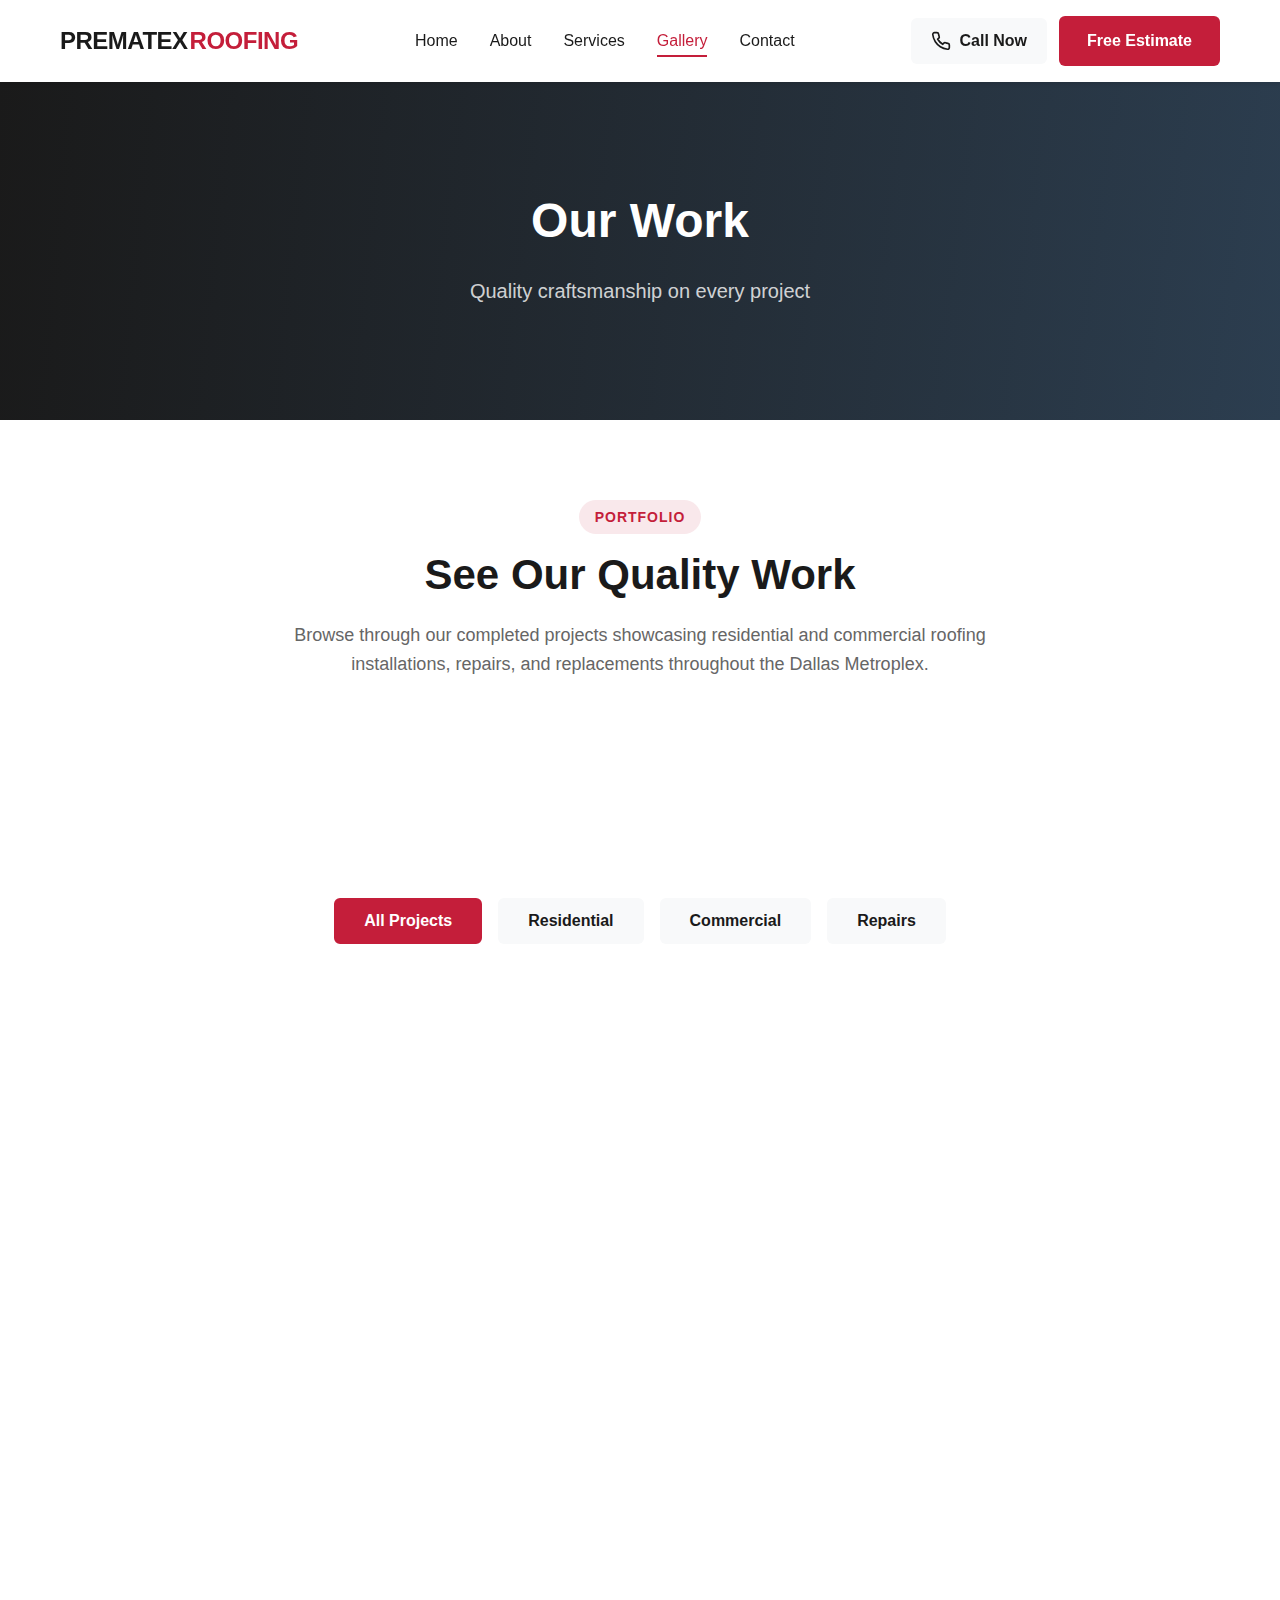
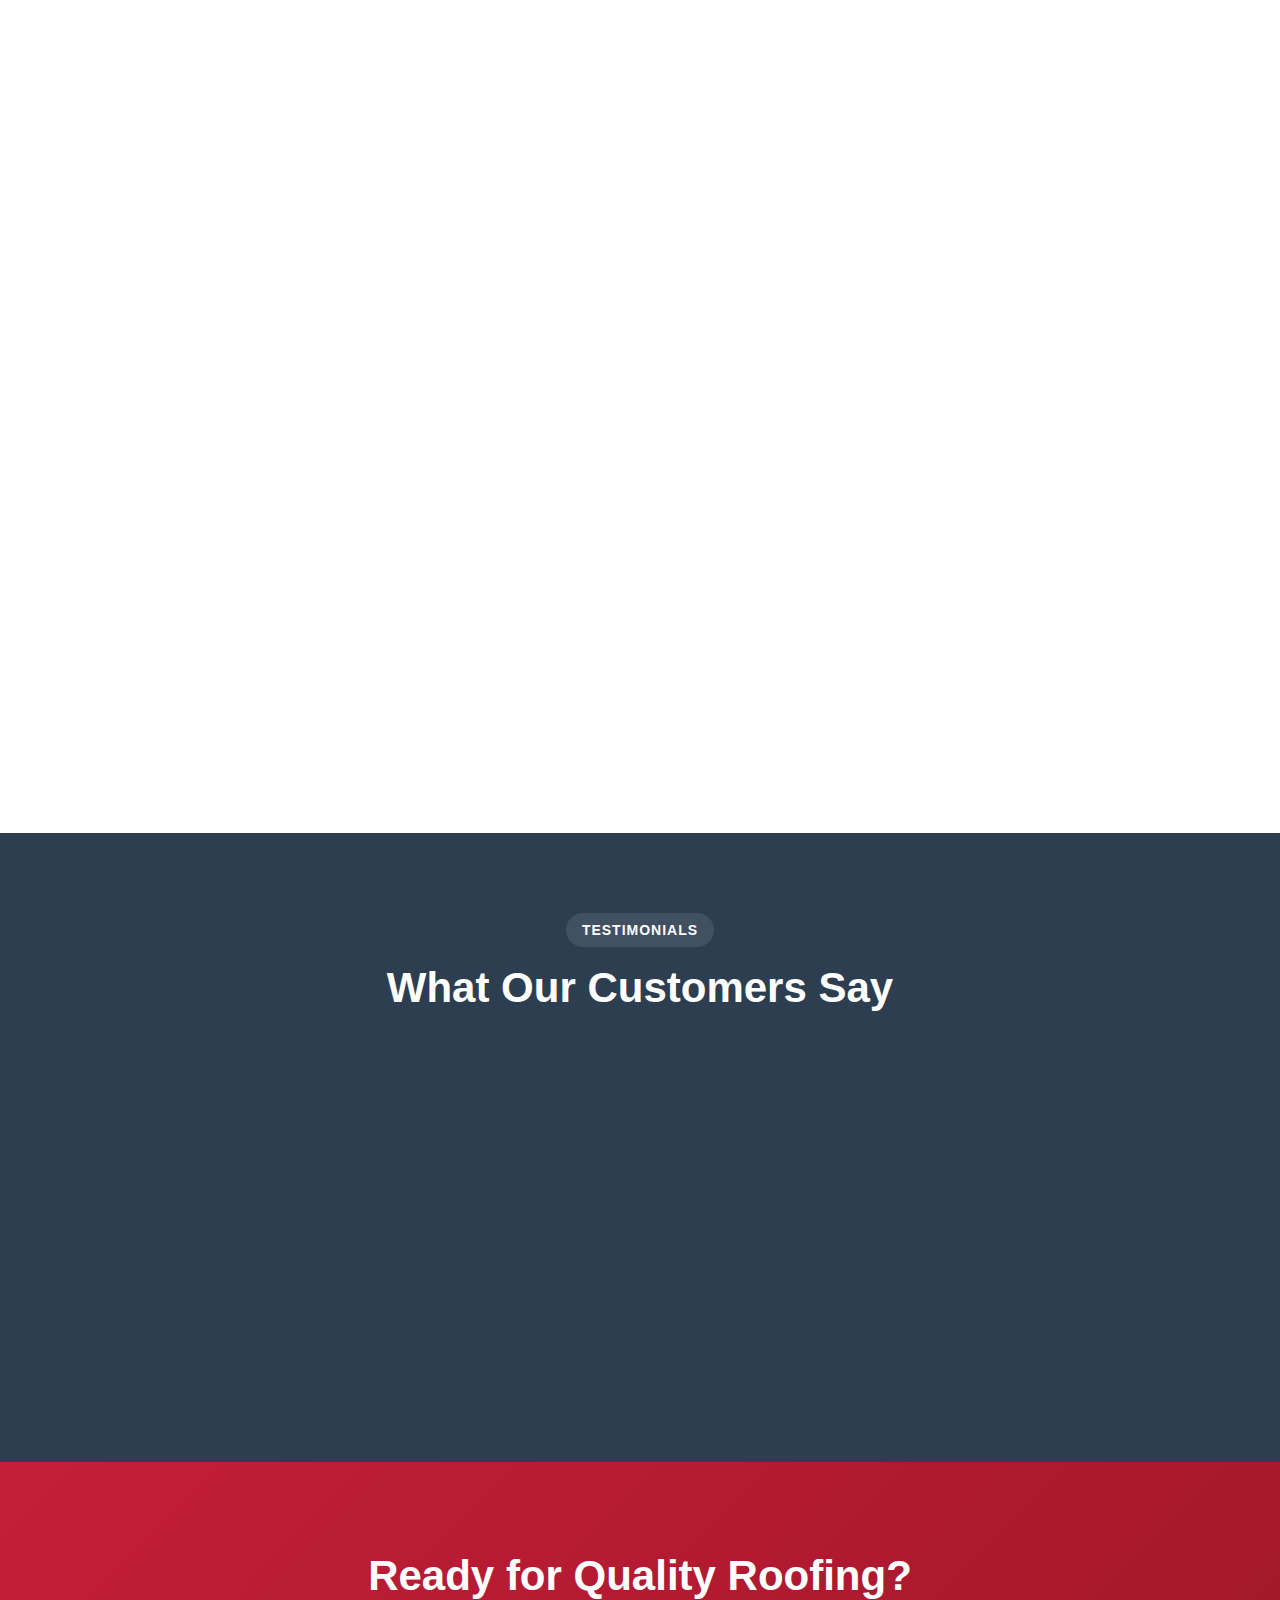
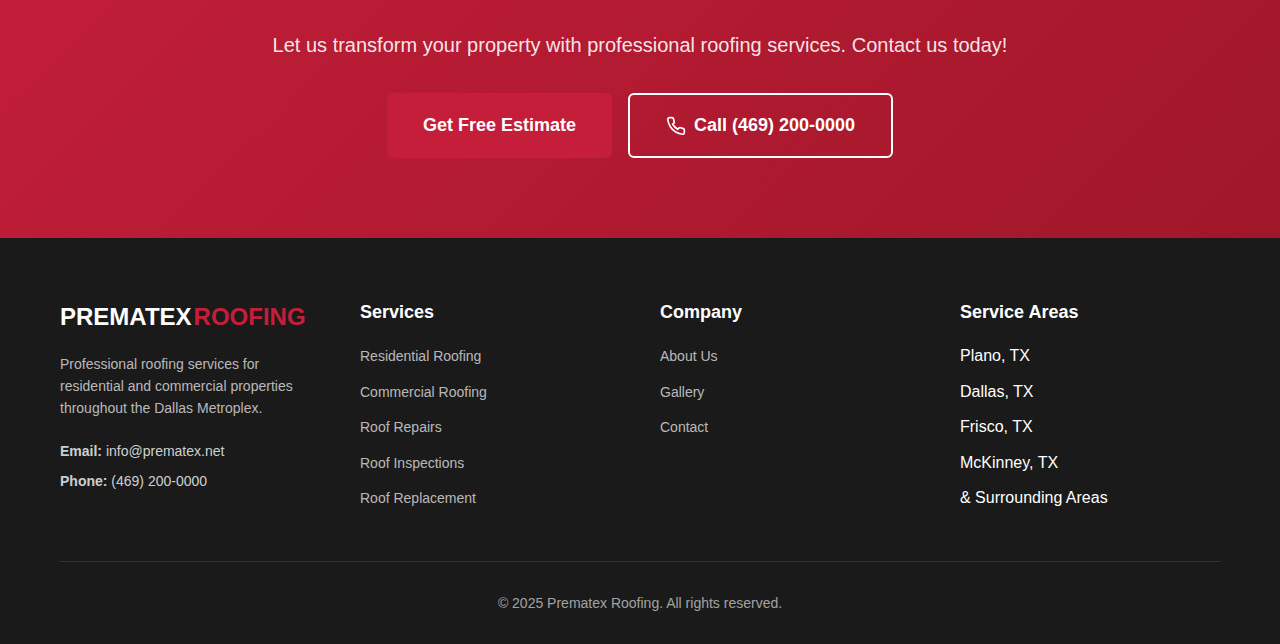
<file: gallery.html>
<!DOCTYPE html>
<html lang="en">
<head>
    <meta charset="UTF-8">
    <meta name="viewport" content="width=device-width, initial-scale=1.0">
    <meta name="description" content="View our portfolio of completed roofing projects in Dallas Metroplex. Quality workmanship on residential and commercial properties.">
    <title>Project Gallery | Prematex Roofing</title>
    <link rel="stylesheet" href="css/styles.css">
</head>
<body>
    <!-- Header -->
    <header class="header">
        <nav class="nav container">
            <div class="nav-brand">
                <h1 class="logo">PREMATEX<span class="logo-accent">ROOFING</span></h1>
            </div>
            <ul class="nav-menu" id="navMenu">
                <li><a href="index.html" class="nav-link">Home</a></li>
                <li><a href="about.html" class="nav-link">About</a></li>
                <li><a href="services.html" class="nav-link">Services</a></li>
                <li><a href="gallery.html" class="nav-link active">Gallery</a></li>
                <li><a href="contact.html" class="nav-link">Contact</a></li>
            </ul>
            <div class="nav-cta">
                <a href="tel:+14692000000" class="phone-btn">
                    <svg width="20" height="20" viewBox="0 0 24 24" fill="none" stroke="currentColor" stroke-width="2">
                        <path d="M22 16.92v3a2 2 0 0 1-2.18 2 19.79 19.79 0 0 1-8.63-3.07 19.5 19.5 0 0 1-6-6 19.79 19.79 0 0 1-3.07-8.67A2 2 0 0 1 4.11 2h3a2 2 0 0 1 2 1.72 12.84 12.84 0 0 0 .7 2.81 2 2 0 0 1-.45 2.11L8.09 9.91a16 16 0 0 0 6 6l1.27-1.27a2 2 0 0 1 2.11-.45 12.84 12.84 0 0 0 2.81.7A2 2 0 0 1 22 16.92z"></path>
                    </svg>
                    Call Now
                </a>
                <a href="contact.html" class="btn btn-primary">Free Estimate</a>
            </div>
            <button class="nav-toggle" id="navToggle" aria-label="Toggle navigation">
                <span></span>
                <span></span>
                <span></span>
            </button>
        </nav>
    </header>

    <!-- Page Header -->
    <section class="page-header">
        <div class="page-header-overlay"></div>
        <div class="container">
            <h1 class="page-title">Our Work</h1>
            <p class="page-subtitle">Quality craftsmanship on every project</p>
        </div>
    </section>

    <!-- Gallery Intro -->
    <section class="gallery-intro section">
        <div class="container">
            <div class="section-header">
                <span class="section-badge">Portfolio</span>
                <h2 class="section-title">See Our Quality Work</h2>
                <p class="section-description">Browse through our completed projects showcasing residential and commercial roofing installations, repairs, and replacements throughout the Dallas Metroplex.</p>
            </div>
        </div>
    </section>

    <!-- Gallery Grid -->
    <section class="gallery-section section">
        <div class="container">
            <div class="gallery-filters">
                <button class="filter-btn active" data-filter="all">All Projects</button>
                <button class="filter-btn" data-filter="residential">Residential</button>
                <button class="filter-btn" data-filter="commercial">Commercial</button>
                <button class="filter-btn" data-filter="repairs">Repairs</button>
            </div>

            <div class="gallery-grid">
                <!-- Project 1 -->
                <div class="gallery-item" data-category="residential">
                    <div class="gallery-image">
                        <div class="placeholder-image residential-roof">
                            <svg width="64" height="64" viewBox="0 0 24 24" fill="none" stroke="currentColor" stroke-width="2">
                                <path d="M3 9l9-7 9 7v11a2 2 0 0 1-2 2H5a2 2 0 0 1-2-2z"></path>
                                <polyline points="9 22 9 12 15 12 15 22"></polyline>
                            </svg>
                        </div>
                    </div>
                    <div class="gallery-info">
                        <h3>Residential Shingle Roof</h3>
                        <p>Complete roof replacement in Plano, TX</p>
                        <span class="gallery-tag">Residential</span>
                    </div>
                </div>

                <!-- Project 2 -->
                <div class="gallery-item" data-category="commercial">
                    <div class="gallery-image">
                        <div class="placeholder-image commercial-roof">
                            <svg width="64" height="64" viewBox="0 0 24 24" fill="none" stroke="currentColor" stroke-width="2">
                                <rect x="2" y="7" width="20" height="14" rx="2" ry="2"></rect>
                                <path d="M16 21V5a2 2 0 0 0-2-2h-4a2 2 0 0 0-2 2v16"></path>
                            </svg>
                        </div>
                    </div>
                    <div class="gallery-info">
                        <h3>Commercial Flat Roof</h3>
                        <p>TPO roofing system installation in Dallas</p>
                        <span class="gallery-tag">Commercial</span>
                    </div>
                </div>

                <!-- Project 3 -->
                <div class="gallery-item" data-category="residential">
                    <div class="gallery-image">
                        <div class="placeholder-image residential-roof">
                            <svg width="64" height="64" viewBox="0 0 24 24" fill="none" stroke="currentColor" stroke-width="2">
                                <path d="M3 9l9-7 9 7v11a2 2 0 0 1-2 2H5a2 2 0 0 1-2-2z"></path>
                            </svg>
                        </div>
                    </div>
                    <div class="gallery-info">
                        <h3>Metal Roof Installation</h3>
                        <p>Standing seam metal roof in Frisco, TX</p>
                        <span class="gallery-tag">Residential</span>
                    </div>
                </div>

                <!-- Project 4 -->
                <div class="gallery-item" data-category="repairs">
                    <div class="gallery-image">
                        <div class="placeholder-image repair-roof">
                            <svg width="64" height="64" viewBox="0 0 24 24" fill="none" stroke="currentColor" stroke-width="2">
                                <path d="M14.7 6.3a1 1 0 0 0 0 1.4l1.6 1.6a1 1 0 0 0 1.4 0l3.77-3.77a6 6 0 0 1-7.94 7.94l-6.91 6.91a2.12 2.12 0 0 1-3-3l6.91-6.91a6 6 0 0 1 7.94-7.94l-3.76 3.76z"></path>
                            </svg>
                        </div>
                    </div>
                    <div class="gallery-info">
                        <h3>Storm Damage Repair</h3>
                        <p>Hail damage restoration in McKinney, TX</p>
                        <span class="gallery-tag">Repairs</span>
                    </div>
                </div>

                <!-- Project 5 -->
                <div class="gallery-item" data-category="residential">
                    <div class="gallery-image">
                        <div class="placeholder-image residential-roof">
                            <svg width="64" height="64" viewBox="0 0 24 24" fill="none" stroke="currentColor" stroke-width="2">
                                <path d="M3 9l9-7 9 7v11a2 2 0 0 1-2 2H5a2 2 0 0 1-2-2z"></path>
                            </svg>
                        </div>
                    </div>
                    <div class="gallery-info">
                        <h3>Architectural Shingles</h3>
                        <p>Premium shingle installation in Allen, TX</p>
                        <span class="gallery-tag">Residential</span>
                    </div>
                </div>

                <!-- Project 6 -->
                <div class="gallery-item" data-category="commercial">
                    <div class="gallery-image">
                        <div class="placeholder-image commercial-roof">
                            <svg width="64" height="64" viewBox="0 0 24 24" fill="none" stroke="currentColor" stroke-width="2">
                                <rect x="2" y="7" width="20" height="14" rx="2" ry="2"></rect>
                            </svg>
                        </div>
                    </div>
                    <div class="gallery-info">
                        <h3>Retail Building Roof</h3>
                        <p>EPDM roofing system in Richardson, TX</p>
                        <span class="gallery-tag">Commercial</span>
                    </div>
                </div>

                <!-- Project 7 -->
                <div class="gallery-item" data-category="residential">
                    <div class="gallery-image">
                        <div class="placeholder-image residential-roof">
                            <svg width="64" height="64" viewBox="0 0 24 24" fill="none" stroke="currentColor" stroke-width="2">
                                <path d="M3 9l9-7 9 7v11a2 2 0 0 1-2 2H5a2 2 0 0 1-2-2z"></path>
                            </svg>
                        </div>
                    </div>
                    <div class="gallery-info">
                        <h3>Tile Roof Replacement</h3>
                        <p>Clay tile roofing in Carrollton, TX</p>
                        <span class="gallery-tag">Residential</span>
                    </div>
                </div>

                <!-- Project 8 -->
                <div class="gallery-item" data-category="repairs">
                    <div class="gallery-image">
                        <div class="placeholder-image repair-roof">
                            <svg width="64" height="64" viewBox="0 0 24 24" fill="none" stroke="currentColor" stroke-width="2">
                                <path d="M14.7 6.3a1 1 0 0 0 0 1.4l1.6 1.6a1 1 0 0 0 1.4 0l3.77-3.77a6 6 0 0 1-7.94 7.94l-6.91 6.91a2.12 2.12 0 0 1-3-3l6.91-6.91a6 6 0 0 1 7.94-7.94l-3.76 3.76z"></path>
                            </svg>
                        </div>
                    </div>
                    <div class="gallery-info">
                        <h3>Leak Repair</h3>
                        <p>Emergency leak repair in Irving, TX</p>
                        <span class="gallery-tag">Repairs</span>
                    </div>
                </div>

                <!-- Project 9 -->
                <div class="gallery-item" data-category="commercial">
                    <div class="gallery-image">
                        <div class="placeholder-image commercial-roof">
                            <svg width="64" height="64" viewBox="0 0 24 24" fill="none" stroke="currentColor" stroke-width="2">
                                <rect x="2" y="7" width="20" height="14" rx="2" ry="2"></rect>
                            </svg>
                        </div>
                    </div>
                    <div class="gallery-info">
                        <h3>Office Building Roof</h3>
                        <p>Modified bitumen system in Garland, TX</p>
                        <span class="gallery-tag">Commercial</span>
                    </div>
                </div>
            </div>
        </div>
    </section>

    <!-- Testimonials -->
    <section class="testimonials-section section section-dark">
        <div class="container">
            <div class="section-header">
                <span class="section-badge">Testimonials</span>
                <h2 class="section-title">What Our Customers Say</h2>
            </div>
            <div class="testimonials-grid">
                <div class="testimonial-card">
                    <div class="testimonial-stars">★★★★★</div>
                    <p class="testimonial-text">"Prematex Roofing did an outstanding job on our home. Professional, efficient, and the quality of work exceeded our expectations. Highly recommend!"</p>
                    <div class="testimonial-author">
                        <strong>Sarah M.</strong>
                        <span>Plano, TX</span>
                    </div>
                </div>
                <div class="testimonial-card">
                    <div class="testimonial-stars">★★★★★</div>
                    <p class="testimonial-text">"Fast response to our emergency leak. They came out the same day and fixed the problem quickly. Great service and fair pricing."</p>
                    <div class="testimonial-author">
                        <strong>Michael R.</strong>
                        <span>Dallas, TX</span>
                    </div>
                </div>
                <div class="testimonial-card">
                    <div class="testimonial-stars">★★★★★</div>
                    <p class="testimonial-text">"We've used Prematex for both our residential and commercial properties. Consistently excellent work and customer service every time."</p>
                    <div class="testimonial-author">
                        <strong>Jennifer L.</strong>
                        <span>Frisco, TX</span>
                    </div>
                </div>
            </div>
        </div>
    </section>

    <!-- CTA Section -->
    <section class="cta-section">
        <div class="container">
            <div class="cta-content">
                <h2 class="cta-title">Ready for Quality Roofing?</h2>
                <p class="cta-description">Let us transform your property with professional roofing services. Contact us today!</p>
                <div class="cta-buttons">
                    <a href="contact.html" class="btn btn-primary btn-lg">Get Free Estimate</a>
                    <a href="tel:+14692000000" class="btn btn-secondary-outline btn-lg">
                        <svg width="20" height="20" viewBox="0 0 24 24" fill="none" stroke="currentColor" stroke-width="2">
                            <path d="M22 16.92v3a2 2 0 0 1-2.18 2 19.79 19.79 0 0 1-8.63-3.07 19.5 19.5 0 0 1-6-6 19.79 19.79 0 0 1-3.07-8.67A2 2 0 0 1 4.11 2h3a2 2 0 0 1 2 1.72 12.84 12.84 0 0 0 .7 2.81 2 2 0 0 1-.45 2.11L8.09 9.91a16 16 0 0 0 6 6l1.27-1.27a2 2 0 0 1 2.11-.45 12.84 12.84 0 0 0 2.81.7A2 2 0 0 1 22 16.92z"></path>
                        </svg>
                        Call (469) 200-0000
                    </a>
                </div>
            </div>
        </div>
    </section>

    <!-- Footer -->
    <footer class="footer">
        <div class="container">
            <div class="footer-grid">
                <div class="footer-col">
                    <h3 class="footer-title">PREMATEX<span class="logo-accent">ROOFING</span></h3>
                    <p class="footer-description">Professional roofing services for residential and commercial properties throughout the Dallas Metroplex.</p>
                    <div class="footer-contact">
                        <p><strong>Email:</strong> info@prematex.net</p>
                        <p><strong>Phone:</strong> (469) 200-0000</p>
                    </div>
                </div>
                <div class="footer-col">
                    <h4 class="footer-heading">Services</h4>
                    <ul class="footer-links">
                        <li><a href="services.html#residential">Residential Roofing</a></li>
                        <li><a href="services.html#commercial">Commercial Roofing</a></li>
                        <li><a href="services.html#repairs">Roof Repairs</a></li>
                        <li><a href="services.html#inspections">Roof Inspections</a></li>
                        <li><a href="services.html#replacement">Roof Replacement</a></li>
                    </ul>
                </div>
                <div class="footer-col">
                    <h4 class="footer-heading">Company</h4>
                    <ul class="footer-links">
                        <li><a href="about.html">About Us</a></li>
                        <li><a href="gallery.html">Gallery</a></li>
                        <li><a href="contact.html">Contact</a></li>
                    </ul>
                </div>
                <div class="footer-col">
                    <h4 class="footer-heading">Service Areas</h4>
                    <ul class="footer-links">
                        <li>Plano, TX</li>
                        <li>Dallas, TX</li>
                        <li>Frisco, TX</li>
                        <li>McKinney, TX</li>
                        <li>& Surrounding Areas</li>
                    </ul>
                </div>
            </div>
            <div class="footer-bottom">
                <p>&copy; 2025 Prematex Roofing. All rights reserved.</p>
            </div>
        </div>
    </footer>

    <script src="js/main.js"></script>
</body>
</html>
</file>
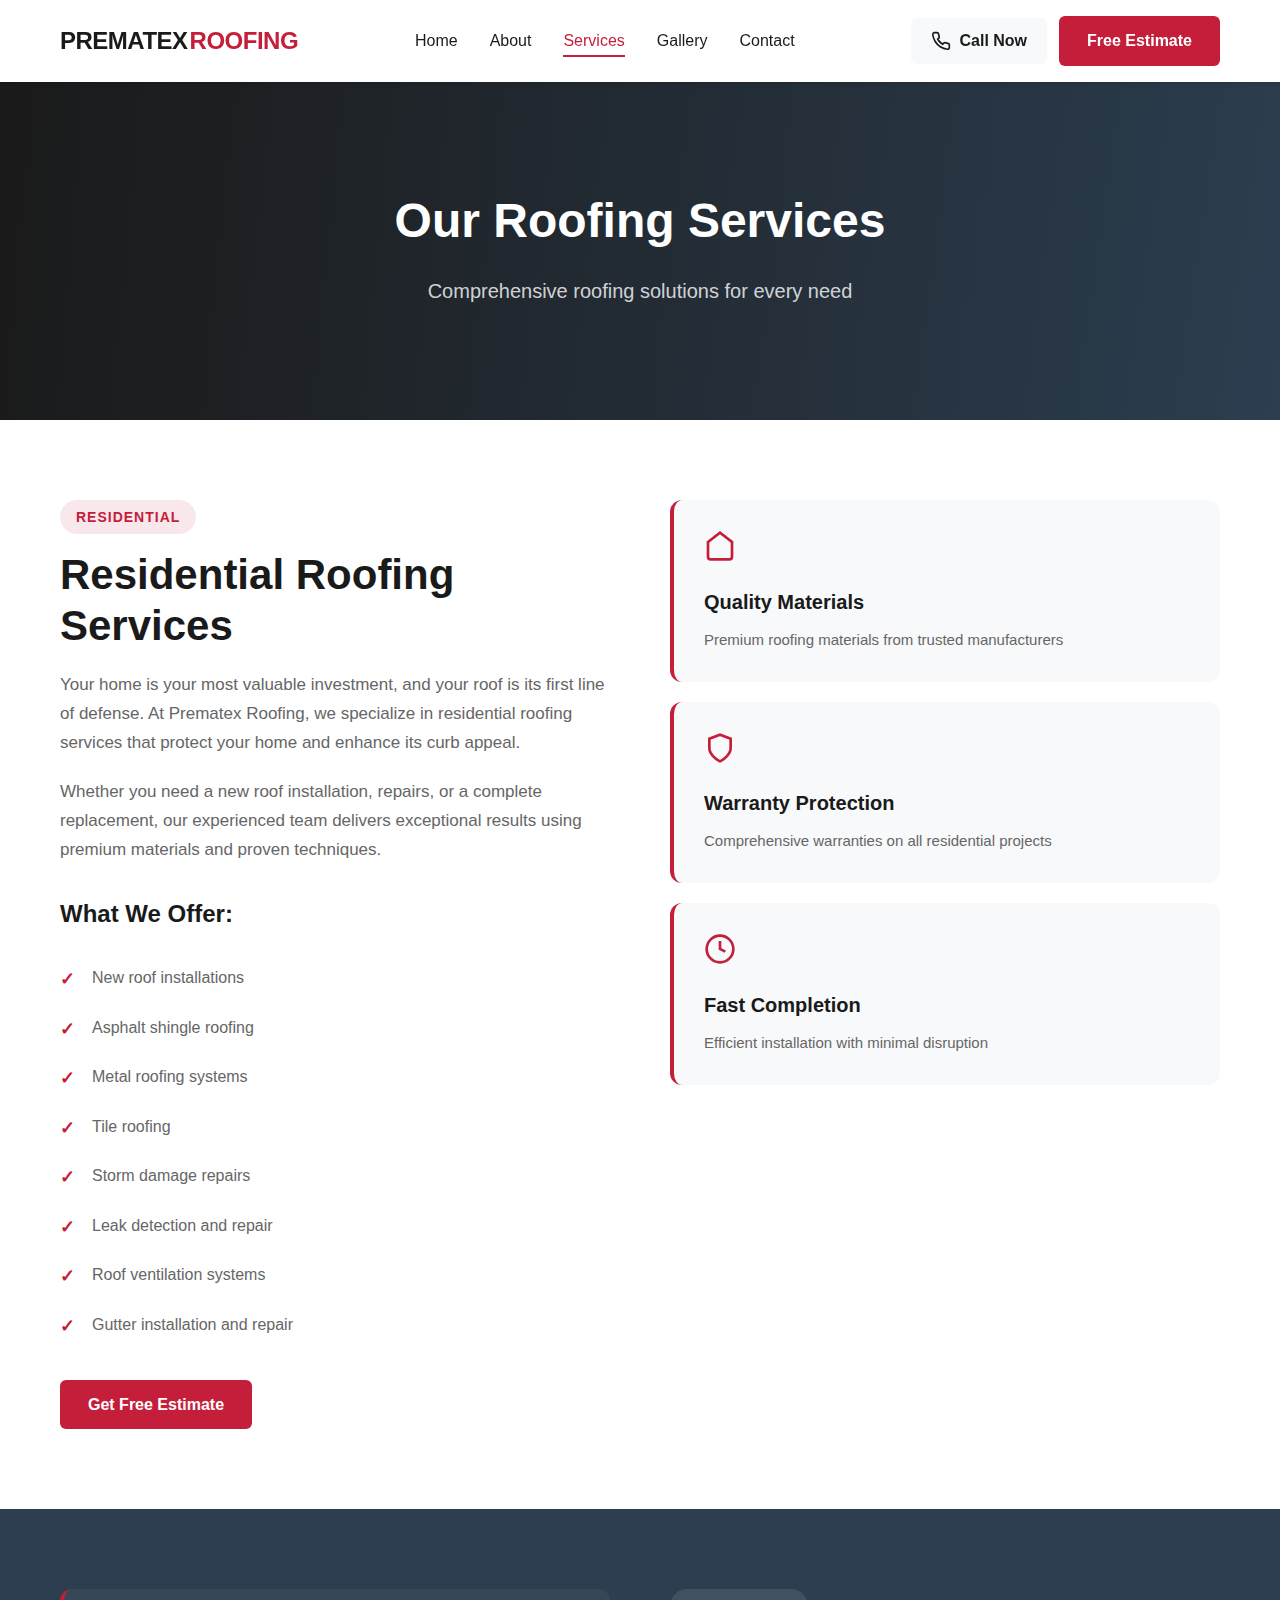
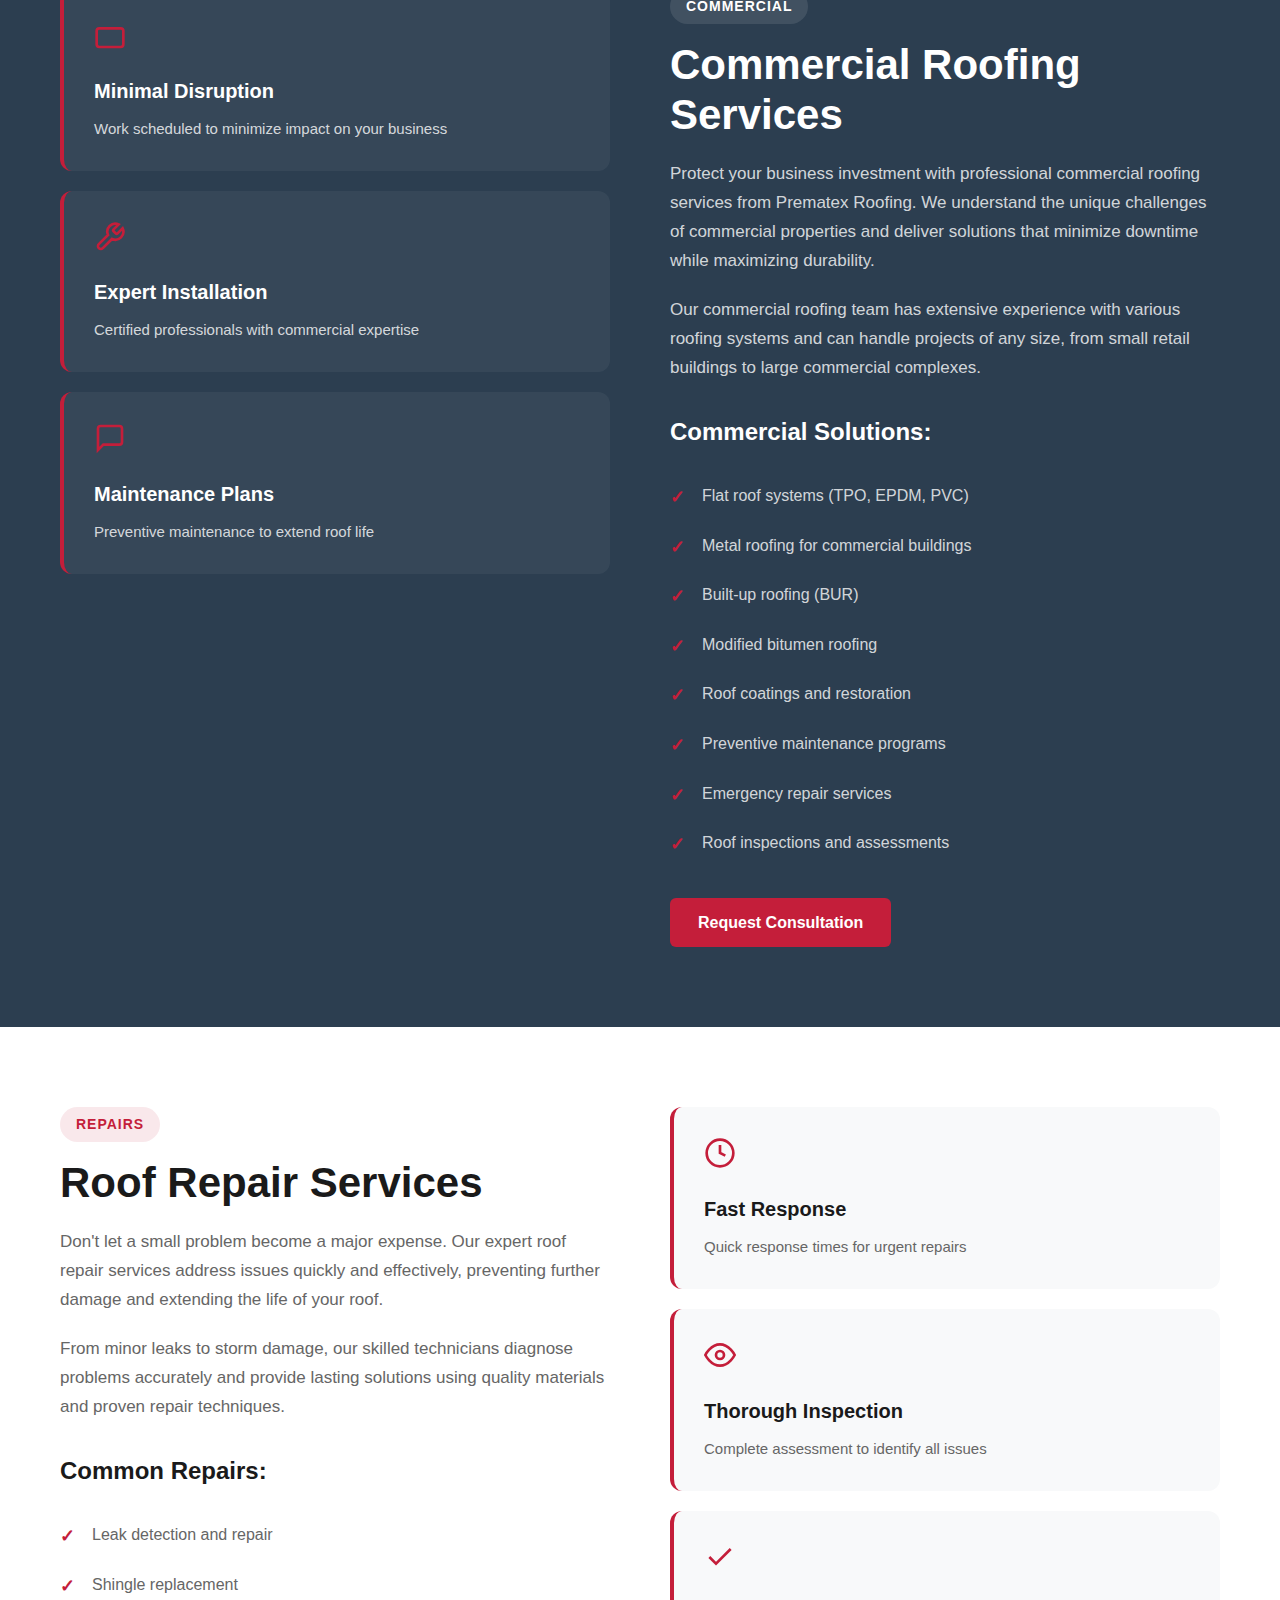
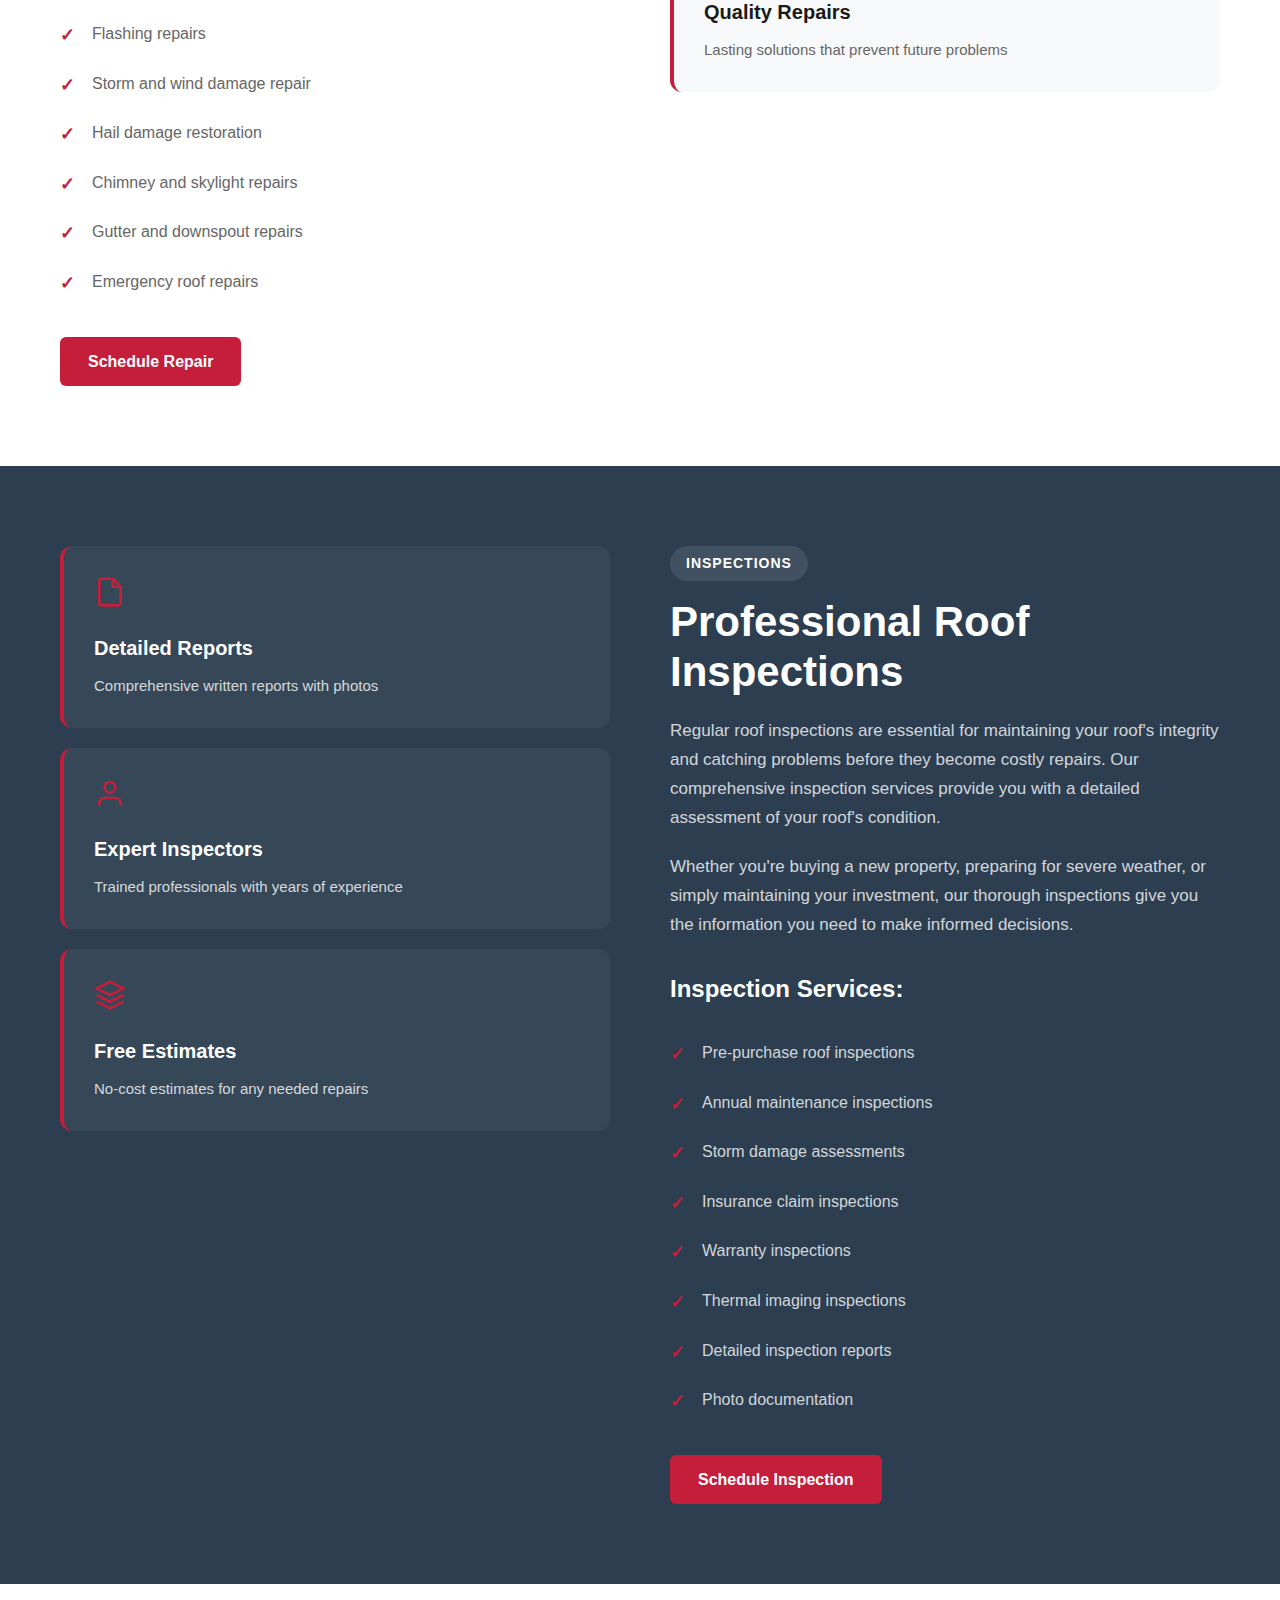
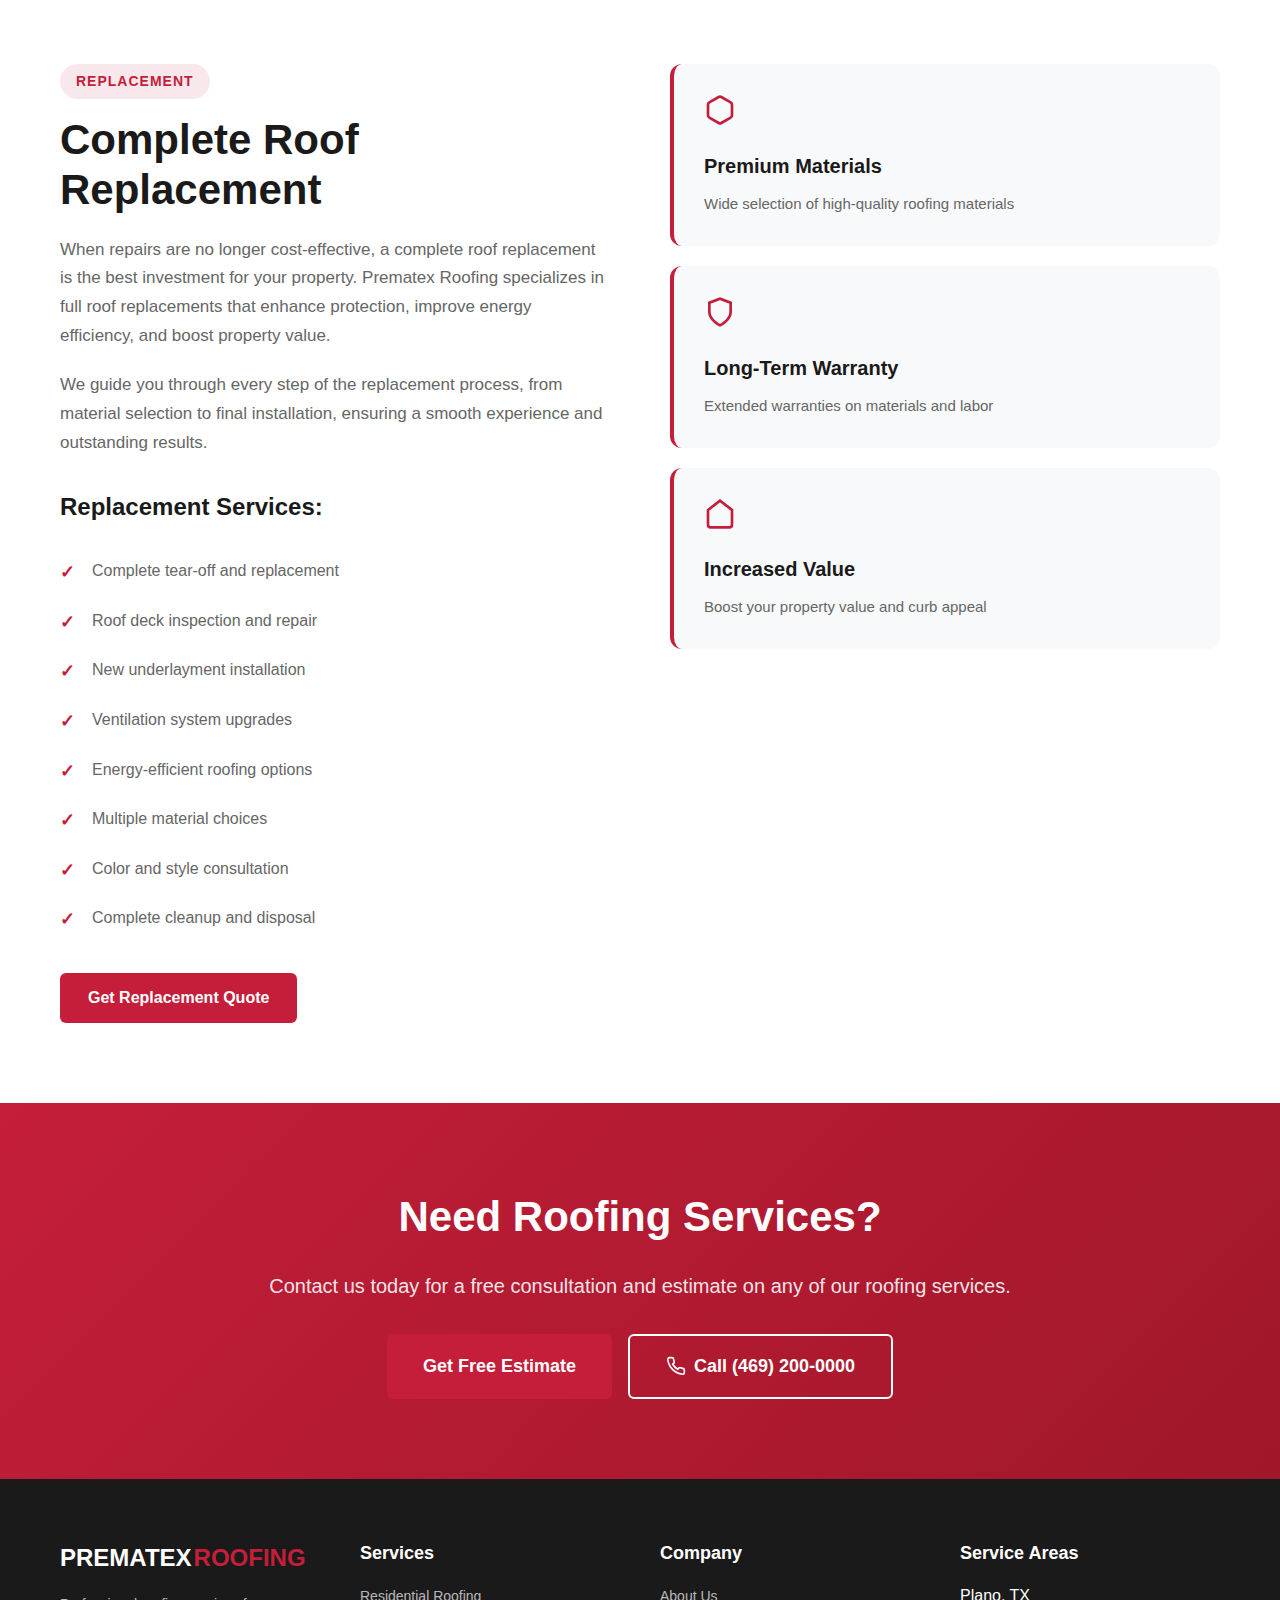
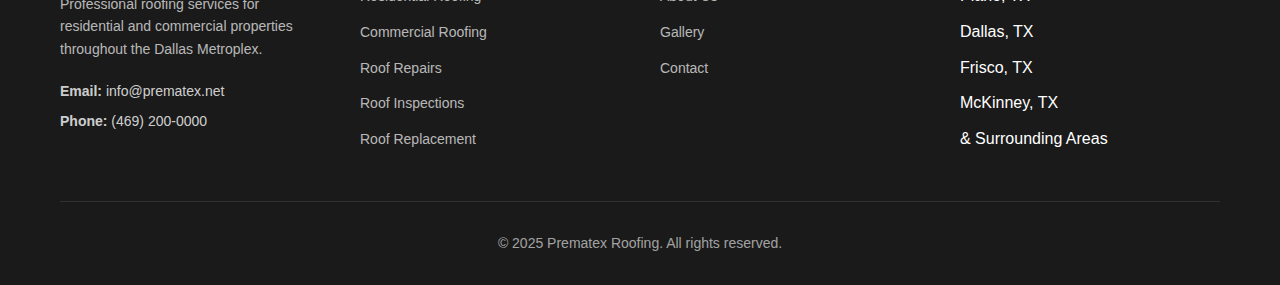
<file: services.html>
<!DOCTYPE html>
<html lang="en">
<head>
    <meta charset="UTF-8">
    <meta name="viewport" content="width=device-width, initial-scale=1.0">
    <meta name="description" content="Comprehensive roofing services including residential, commercial, repairs, inspections, and replacements in Dallas Metroplex.">
    <title>Our Services | Prematex Roofing</title>
    <link rel="stylesheet" href="css/styles.css">
</head>
<body>
    <!-- Header -->
    <header class="header">
        <nav class="nav container">
            <div class="nav-brand">
                <h1 class="logo">PREMATEX<span class="logo-accent">ROOFING</span></h1>
            </div>
            <ul class="nav-menu" id="navMenu">
                <li><a href="index.html" class="nav-link">Home</a></li>
                <li><a href="about.html" class="nav-link">About</a></li>
                <li><a href="services.html" class="nav-link active">Services</a></li>
                <li><a href="gallery.html" class="nav-link">Gallery</a></li>
                <li><a href="contact.html" class="nav-link">Contact</a></li>
            </ul>
            <div class="nav-cta">
                <a href="tel:+14692000000" class="phone-btn">
                    <svg width="20" height="20" viewBox="0 0 24 24" fill="none" stroke="currentColor" stroke-width="2">
                        <path d="M22 16.92v3a2 2 0 0 1-2.18 2 19.79 19.79 0 0 1-8.63-3.07 19.5 19.5 0 0 1-6-6 19.79 19.79 0 0 1-3.07-8.67A2 2 0 0 1 4.11 2h3a2 2 0 0 1 2 1.72 12.84 12.84 0 0 0 .7 2.81 2 2 0 0 1-.45 2.11L8.09 9.91a16 16 0 0 0 6 6l1.27-1.27a2 2 0 0 1 2.11-.45 12.84 12.84 0 0 0 2.81.7A2 2 0 0 1 22 16.92z"></path>
                    </svg>
                    Call Now
                </a>
                <a href="contact.html" class="btn btn-primary">Free Estimate</a>
            </div>
            <button class="nav-toggle" id="navToggle" aria-label="Toggle navigation">
                <span></span>
                <span></span>
                <span></span>
            </button>
        </nav>
    </header>

    <!-- Page Header -->
    <section class="page-header">
        <div class="page-header-overlay"></div>
        <div class="container">
            <h1 class="page-title">Our Roofing Services</h1>
            <p class="page-subtitle">Comprehensive roofing solutions for every need</p>
        </div>
    </section>

    <!-- Residential Roofing -->
    <section id="residential" class="service-detail section">
        <div class="container">
            <div class="service-detail-content">
                <div class="service-detail-text">
                    <span class="section-badge">Residential</span>
                    <h2 class="section-title">Residential Roofing Services</h2>
                    <p>Your home is your most valuable investment, and your roof is its first line of defense. At Prematex Roofing, we specialize in residential roofing services that protect your home and enhance its curb appeal.</p>
                    <p>Whether you need a new roof installation, repairs, or a complete replacement, our experienced team delivers exceptional results using premium materials and proven techniques.</p>
                    
                    <h3>What We Offer:</h3>
                    <ul class="service-list">
                        <li>New roof installations</li>
                        <li>Asphalt shingle roofing</li>
                        <li>Metal roofing systems</li>
                        <li>Tile roofing</li>
                        <li>Storm damage repairs</li>
                        <li>Leak detection and repair</li>
                        <li>Roof ventilation systems</li>
                        <li>Gutter installation and repair</li>
                    </ul>
                    
                    <a href="contact.html" class="btn btn-primary">Get Free Estimate</a>
                </div>
                <div class="service-detail-features">
                    <div class="feature-box">
                        <svg width="32" height="32" viewBox="0 0 24 24" fill="none" stroke="currentColor" stroke-width="2">
                            <path d="M3 9l9-7 9 7v11a2 2 0 0 1-2 2H5a2 2 0 0 1-2-2z"></path>
                        </svg>
                        <h4>Quality Materials</h4>
                        <p>Premium roofing materials from trusted manufacturers</p>
                    </div>
                    <div class="feature-box">
                        <svg width="32" height="32" viewBox="0 0 24 24" fill="none" stroke="currentColor" stroke-width="2">
                            <path d="M12 22s8-4 8-10V5l-8-3-8 3v7c0 6 8 10 8 10z"></path>
                        </svg>
                        <h4>Warranty Protection</h4>
                        <p>Comprehensive warranties on all residential projects</p>
                    </div>
                    <div class="feature-box">
                        <svg width="32" height="32" viewBox="0 0 24 24" fill="none" stroke="currentColor" stroke-width="2">
                            <circle cx="12" cy="12" r="10"></circle>
                            <polyline points="12 6 12 12 16 14"></polyline>
                        </svg>
                        <h4>Fast Completion</h4>
                        <p>Efficient installation with minimal disruption</p>
                    </div>
                </div>
            </div>
        </div>
    </section>

    <!-- Commercial Roofing -->
    <section id="commercial" class="service-detail section section-dark">
        <div class="container">
            <div class="service-detail-content reverse">
                <div class="service-detail-text">
                    <span class="section-badge">Commercial</span>
                    <h2 class="section-title">Commercial Roofing Services</h2>
                    <p>Protect your business investment with professional commercial roofing services from Prematex Roofing. We understand the unique challenges of commercial properties and deliver solutions that minimize downtime while maximizing durability.</p>
                    <p>Our commercial roofing team has extensive experience with various roofing systems and can handle projects of any size, from small retail buildings to large commercial complexes.</p>
                    
                    <h3>Commercial Solutions:</h3>
                    <ul class="service-list">
                        <li>Flat roof systems (TPO, EPDM, PVC)</li>
                        <li>Metal roofing for commercial buildings</li>
                        <li>Built-up roofing (BUR)</li>
                        <li>Modified bitumen roofing</li>
                        <li>Roof coatings and restoration</li>
                        <li>Preventive maintenance programs</li>
                        <li>Emergency repair services</li>
                        <li>Roof inspections and assessments</li>
                    </ul>
                    
                    <a href="contact.html" class="btn btn-primary">Request Consultation</a>
                </div>
                <div class="service-detail-features">
                    <div class="feature-box">
                        <svg width="32" height="32" viewBox="0 0 24 24" fill="none" stroke="currentColor" stroke-width="2">
                            <rect x="2" y="7" width="20" height="14" rx="2" ry="2"></rect>
                        </svg>
                        <h4>Minimal Disruption</h4>
                        <p>Work scheduled to minimize impact on your business</p>
                    </div>
                    <div class="feature-box">
                        <svg width="32" height="32" viewBox="0 0 24 24" fill="none" stroke="currentColor" stroke-width="2">
                            <path d="M14.7 6.3a1 1 0 0 0 0 1.4l1.6 1.6a1 1 0 0 0 1.4 0l3.77-3.77a6 6 0 0 1-7.94 7.94l-6.91 6.91a2.12 2.12 0 0 1-3-3l6.91-6.91a6 6 0 0 1 7.94-7.94l-3.76 3.76z"></path>
                        </svg>
                        <h4>Expert Installation</h4>
                        <p>Certified professionals with commercial expertise</p>
                    </div>
                    <div class="feature-box">
                        <svg width="32" height="32" viewBox="0 0 24 24" fill="none" stroke="currentColor" stroke-width="2">
                            <path d="M21 15a2 2 0 0 1-2 2H7l-4 4V5a2 2 0 0 1 2-2h14a2 2 0 0 1 2 2z"></path>
                        </svg>
                        <h4>Maintenance Plans</h4>
                        <p>Preventive maintenance to extend roof life</p>
                    </div>
                </div>
            </div>
        </div>
    </section>

    <!-- Roof Repairs -->
    <section id="repairs" class="service-detail section">
        <div class="container">
            <div class="service-detail-content">
                <div class="service-detail-text">
                    <span class="section-badge">Repairs</span>
                    <h2 class="section-title">Roof Repair Services</h2>
                    <p>Don't let a small problem become a major expense. Our expert roof repair services address issues quickly and effectively, preventing further damage and extending the life of your roof.</p>
                    <p>From minor leaks to storm damage, our skilled technicians diagnose problems accurately and provide lasting solutions using quality materials and proven repair techniques.</p>
                    
                    <h3>Common Repairs:</h3>
                    <ul class="service-list">
                        <li>Leak detection and repair</li>
                        <li>Shingle replacement</li>
                        <li>Flashing repairs</li>
                        <li>Storm and wind damage repair</li>
                        <li>Hail damage restoration</li>
                        <li>Chimney and skylight repairs</li>
                        <li>Gutter and downspout repairs</li>
                        <li>Emergency roof repairs</li>
                    </ul>
                    
                    <a href="contact.html" class="btn btn-primary">Schedule Repair</a>
                </div>
                <div class="service-detail-features">
                    <div class="feature-box">
                        <svg width="32" height="32" viewBox="0 0 24 24" fill="none" stroke="currentColor" stroke-width="2">
                            <circle cx="12" cy="12" r="10"></circle>
                            <polyline points="12 6 12 12 16 14"></polyline>
                        </svg>
                        <h4>Fast Response</h4>
                        <p>Quick response times for urgent repairs</p>
                    </div>
                    <div class="feature-box">
                        <svg width="32" height="32" viewBox="0 0 24 24" fill="none" stroke="currentColor" stroke-width="2">
                            <path d="M1 12s4-8 11-8 11 8 11 8-4 8-11 8-11-8-11-8z"></path>
                            <circle cx="12" cy="12" r="3"></circle>
                        </svg>
                        <h4>Thorough Inspection</h4>
                        <p>Complete assessment to identify all issues</p>
                    </div>
                    <div class="feature-box">
                        <svg width="32" height="32" viewBox="0 0 24 24" fill="none" stroke="currentColor" stroke-width="2">
                            <polyline points="20 6 9 17 4 12"></polyline>
                        </svg>
                        <h4>Quality Repairs</h4>
                        <p>Lasting solutions that prevent future problems</p>
                    </div>
                </div>
            </div>
        </div>
    </section>

    <!-- Roof Inspections -->
    <section id="inspections" class="service-detail section section-dark">
        <div class="container">
            <div class="service-detail-content reverse">
                <div class="service-detail-text">
                    <span class="section-badge">Inspections</span>
                    <h2 class="section-title">Professional Roof Inspections</h2>
                    <p>Regular roof inspections are essential for maintaining your roof's integrity and catching problems before they become costly repairs. Our comprehensive inspection services provide you with a detailed assessment of your roof's condition.</p>
                    <p>Whether you're buying a new property, preparing for severe weather, or simply maintaining your investment, our thorough inspections give you the information you need to make informed decisions.</p>
                    
                    <h3>Inspection Services:</h3>
                    <ul class="service-list">
                        <li>Pre-purchase roof inspections</li>
                        <li>Annual maintenance inspections</li>
                        <li>Storm damage assessments</li>
                        <li>Insurance claim inspections</li>
                        <li>Warranty inspections</li>
                        <li>Thermal imaging inspections</li>
                        <li>Detailed inspection reports</li>
                        <li>Photo documentation</li>
                    </ul>
                    
                    <a href="contact.html" class="btn btn-primary">Schedule Inspection</a>
                </div>
                <div class="service-detail-features">
                    <div class="feature-box">
                        <svg width="32" height="32" viewBox="0 0 24 24" fill="none" stroke="currentColor" stroke-width="2">
                            <path d="M14 2H6a2 2 0 0 0-2 2v16a2 2 0 0 0 2 2h12a2 2 0 0 0 2-2V8z"></path>
                            <polyline points="14 2 14 8 20 8"></polyline>
                        </svg>
                        <h4>Detailed Reports</h4>
                        <p>Comprehensive written reports with photos</p>
                    </div>
                    <div class="feature-box">
                        <svg width="32" height="32" viewBox="0 0 24 24" fill="none" stroke="currentColor" stroke-width="2">
                            <path d="M20 21v-2a4 4 0 0 0-4-4H8a4 4 0 0 0-4 4v2"></path>
                            <circle cx="12" cy="7" r="4"></circle>
                        </svg>
                        <h4>Expert Inspectors</h4>
                        <p>Trained professionals with years of experience</p>
                    </div>
                    <div class="feature-box">
                        <svg width="32" height="32" viewBox="0 0 24 24" fill="none" stroke="currentColor" stroke-width="2">
                            <path d="M12 2L2 7l10 5 10-5-10-5z"></path>
                            <path d="M2 17l10 5 10-5M2 12l10 5 10-5"></path>
                        </svg>
                        <h4>Free Estimates</h4>
                        <p>No-cost estimates for any needed repairs</p>
                    </div>
                </div>
            </div>
        </div>
    </section>

    <!-- Roof Replacement -->
    <section id="replacement" class="service-detail section">
        <div class="container">
            <div class="service-detail-content">
                <div class="service-detail-text">
                    <span class="section-badge">Replacement</span>
                    <h2 class="section-title">Complete Roof Replacement</h2>
                    <p>When repairs are no longer cost-effective, a complete roof replacement is the best investment for your property. Prematex Roofing specializes in full roof replacements that enhance protection, improve energy efficiency, and boost property value.</p>
                    <p>We guide you through every step of the replacement process, from material selection to final installation, ensuring a smooth experience and outstanding results.</p>
                    
                    <h3>Replacement Services:</h3>
                    <ul class="service-list">
                        <li>Complete tear-off and replacement</li>
                        <li>Roof deck inspection and repair</li>
                        <li>New underlayment installation</li>
                        <li>Ventilation system upgrades</li>
                        <li>Energy-efficient roofing options</li>
                        <li>Multiple material choices</li>
                        <li>Color and style consultation</li>
                        <li>Complete cleanup and disposal</li>
                    </ul>
                    
                    <a href="contact.html" class="btn btn-primary">Get Replacement Quote</a>
                </div>
                <div class="service-detail-features">
                    <div class="feature-box">
                        <svg width="32" height="32" viewBox="0 0 24 24" fill="none" stroke="currentColor" stroke-width="2">
                            <path d="M21 16V8a2 2 0 0 0-1-1.73l-7-4a2 2 0 0 0-2 0l-7 4A2 2 0 0 0 3 8v8a2 2 0 0 0 1 1.73l7 4a2 2 0 0 0 2 0l7-4A2 2 0 0 0 21 16z"></path>
                        </svg>
                        <h4>Premium Materials</h4>
                        <p>Wide selection of high-quality roofing materials</p>
                    </div>
                    <div class="feature-box">
                        <svg width="32" height="32" viewBox="0 0 24 24" fill="none" stroke="currentColor" stroke-width="2">
                            <path d="M12 22s8-4 8-10V5l-8-3-8 3v7c0 6 8 10 8 10z"></path>
                        </svg>
                        <h4>Long-Term Warranty</h4>
                        <p>Extended warranties on materials and labor</p>
                    </div>
                    <div class="feature-box">
                        <svg width="32" height="32" viewBox="0 0 24 24" fill="none" stroke="currentColor" stroke-width="2">
                            <path d="M3 9l9-7 9 7v11a2 2 0 0 1-2 2H5a2 2 0 0 1-2-2z"></path>
                        </svg>
                        <h4>Increased Value</h4>
                        <p>Boost your property value and curb appeal</p>
                    </div>
                </div>
            </div>
        </div>
    </section>

    <!-- CTA Section -->
    <section class="cta-section">
        <div class="container">
            <div class="cta-content">
                <h2 class="cta-title">Need Roofing Services?</h2>
                <p class="cta-description">Contact us today for a free consultation and estimate on any of our roofing services.</p>
                <div class="cta-buttons">
                    <a href="contact.html" class="btn btn-primary btn-lg">Get Free Estimate</a>
                    <a href="tel:+14692000000" class="btn btn-secondary-outline btn-lg">
                        <svg width="20" height="20" viewBox="0 0 24 24" fill="none" stroke="currentColor" stroke-width="2">
                            <path d="M22 16.92v3a2 2 0 0 1-2.18 2 19.79 19.79 0 0 1-8.63-3.07 19.5 19.5 0 0 1-6-6 19.79 19.79 0 0 1-3.07-8.67A2 2 0 0 1 4.11 2h3a2 2 0 0 1 2 1.72 12.84 12.84 0 0 0 .7 2.81 2 2 0 0 1-.45 2.11L8.09 9.91a16 16 0 0 0 6 6l1.27-1.27a2 2 0 0 1 2.11-.45 12.84 12.84 0 0 0 2.81.7A2 2 0 0 1 22 16.92z"></path>
                        </svg>
                        Call (469) 200-0000
                    </a>
                </div>
            </div>
        </div>
    </section>

    <!-- Footer -->
    <footer class="footer">
        <div class="container">
            <div class="footer-grid">
                <div class="footer-col">
                    <h3 class="footer-title">PREMATEX<span class="logo-accent">ROOFING</span></h3>
                    <p class="footer-description">Professional roofing services for residential and commercial properties throughout the Dallas Metroplex.</p>
                    <div class="footer-contact">
                        <p><strong>Email:</strong> info@prematex.net</p>
                        <p><strong>Phone:</strong> (469) 200-0000</p>
                    </div>
                </div>
                <div class="footer-col">
                    <h4 class="footer-heading">Services</h4>
                    <ul class="footer-links">
                        <li><a href="services.html#residential">Residential Roofing</a></li>
                        <li><a href="services.html#commercial">Commercial Roofing</a></li>
                        <li><a href="services.html#repairs">Roof Repairs</a></li>
                        <li><a href="services.html#inspections">Roof Inspections</a></li>
                        <li><a href="services.html#replacement">Roof Replacement</a></li>
                    </ul>
                </div>
                <div class="footer-col">
                    <h4 class="footer-heading">Company</h4>
                    <ul class="footer-links">
                        <li><a href="about.html">About Us</a></li>
                        <li><a href="gallery.html">Gallery</a></li>
                        <li><a href="contact.html">Contact</a></li>
                    </ul>
                </div>
                <div class="footer-col">
                    <h4 class="footer-heading">Service Areas</h4>
                    <ul class="footer-links">
                        <li>Plano, TX</li>
                        <li>Dallas, TX</li>
                        <li>Frisco, TX</li>
                        <li>McKinney, TX</li>
                        <li>& Surrounding Areas</li>
                    </ul>
                </div>
            </div>
            <div class="footer-bottom">
                <p>&copy; 2025 Prematex Roofing. All rights reserved.</p>
            </div>
        </div>
    </footer>

    <script src="js/main.js"></script>
</body>
</html>
</file>
<file: assets/css/styles.css>
/* ===================================
   CSS Variables & Reset
   =================================== */
:root {
    --primary-color: #2563eb;
    --primary-dark: #1e40af;
    --primary-light: #3b82f6;
    --secondary-color: #1e293b;
    --accent-color: #f59e0b;
    --text-primary: #0f172a;
    --text-secondary: #475569;
    --text-light: #64748b;
    --bg-white: #ffffff;
    --bg-light: #f8fafc;
    --bg-dark: #0f172a;
    --border-color: #e2e8f0;
    --success-color: #10b981;
    --error-color: #ef4444;
    --shadow-sm: 0 1px 2px 0 rgba(0, 0, 0, 0.05);
    --shadow-md: 0 4px 6px -1px rgba(0, 0, 0, 0.1);
    --shadow-lg: 0 10px 15px -3px rgba(0, 0, 0, 0.1);
    --shadow-xl: 0 20px 25px -5px rgba(0, 0, 0, 0.1);
    --transition: all 0.3s ease;
    --border-radius: 8px;
    --container-width: 1200px;
}

* {
    margin: 0;
    padding: 0;
    box-sizing: border-box;
}

html {
    scroll-behavior: smooth;
}

body {
    font-family: 'Inter', -apple-system, BlinkMacSystemFont, 'Segoe UI', Roboto, sans-serif;
    font-size: 16px;
    line-height: 1.6;
    color: var(--text-primary);
    background-color: var(--bg-white);
    overflow-x: hidden;
}

img {
    max-width: 100%;
    height: auto;
    display: block;
}

a {
    text-decoration: none;
    color: inherit;
    transition: var(--transition);
}

ul {
    list-style: none;
}

button {
    border: none;
    background: none;
    cursor: pointer;
    font-family: inherit;
}

/* ===================================
   Container & Layout
   =================================== */
.container {
    max-width: var(--container-width);
    margin: 0 auto;
    padding: 0 20px;
}

.section {
    padding: 80px 0;
}

.section-alt {
    background-color: var(--bg-light);
}

.section-dark {
    background-color: var(--bg-dark);
    color: var(--bg-white);
}

.section-dark .section-title,
.section-dark .section-description {
    color: var(--bg-white);
}

/* ===================================
   Typography
   =================================== */
.section-badge {
    display: inline-block;
    padding: 6px 16px;
    background-color: rgba(37, 99, 235, 0.1);
    color: var(--primary-color);
    font-size: 14px;
    font-weight: 600;
    border-radius: 50px;
    margin-bottom: 16px;
    text-transform: uppercase;
    letter-spacing: 0.5px;
}

.section-dark .section-badge {
    background-color: rgba(255, 255, 255, 0.1);
    color: var(--bg-white);
}

.section-title {
    font-size: 42px;
    font-weight: 800;
    line-height: 1.2;
    color: var(--text-primary);
    margin-bottom: 16px;
}

.section-description {
    font-size: 18px;
    line-height: 1.7;
    color: var(--text-secondary);
    margin-bottom: 24px;
}

.section-header {
    text-align: center;
    max-width: 700px;
    margin: 0 auto 60px;
}

/* ===================================
   Buttons
   =================================== */
.btn {
    display: inline-flex;
    align-items: center;
    gap: 8px;
    padding: 12px 24px;
    font-size: 16px;
    font-weight: 600;
    border-radius: var(--border-radius);
    transition: var(--transition);
    cursor: pointer;
    white-space: nowrap;
}

.btn-primary {
    background-color: var(--primary-color);
    color: var(--bg-white);
}

.btn-primary:hover {
    background-color: var(--primary-dark);
    transform: translateY(-2px);
    box-shadow: var(--shadow-lg);
}

.btn-secondary {
    background-color: var(--bg-white);
    color: var(--primary-color);
    border: 2px solid var(--primary-color);
}

.btn-secondary:hover {
    background-color: var(--primary-color);
    color: var(--bg-white);
}

.btn-lg {
    padding: 16px 32px;
    font-size: 18px;
}

.btn-block {
    width: 100%;
    justify-content: center;
}

/* ===================================
   Header & Navigation
   =================================== */
.header {
    position: fixed;
    top: 0;
    left: 0;
    width: 100%;
    background-color: var(--bg-white);
    box-shadow: var(--shadow-sm);
    z-index: 1000;
    transition: var(--transition);
}

.header.scrolled {
    box-shadow: var(--shadow-md);
}

.nav {
    display: flex;
    align-items: center;
    justify-content: space-between;
    height: 80px;
}

.nav-logo {
    display: flex;
    flex-direction: column;
    font-weight: 800;
    line-height: 1.2;
}

.logo-text {
    font-size: 24px;
    color: var(--primary-color);
    letter-spacing: -0.5px;
}

.logo-subtext {
    font-size: 12px;
    color: var(--text-secondary);
    font-weight: 600;
    letter-spacing: 2px;
}

.nav-menu {
    display: flex;
    align-items: center;
}

.nav-list {
    display: flex;
    gap: 32px;
}

.nav-link {
    font-size: 15px;
    font-weight: 500;
    color: var(--text-primary);
    position: relative;
}

.nav-link::after {
    content: '';
    position: absolute;
    bottom: -4px;
    left: 0;
    width: 0;
    height: 2px;
    background-color: var(--primary-color);
    transition: var(--transition);
}

.nav-link:hover::after,
.nav-link.active::after {
    width: 100%;
}

.nav-actions {
    display: flex;
    align-items: center;
    gap: 16px;
}

.nav-phone {
    display: flex;
    align-items: center;
    gap: 8px;
    font-weight: 600;
    color: var(--primary-color);
}

.nav-phone svg {
    stroke: var(--primary-color);
}

.nav-toggle,
.nav-close {
    display: none;
    cursor: pointer;
}

/* ===================================
   Hero Section
   =================================== */
.hero {
    position: relative;
    min-height: 700px;
    display: flex;
    align-items: center;
    padding-top: 120px;
    padding-bottom: 80px;
    overflow: hidden;
}

.hero-background {
    position: absolute;
    top: 0;
    left: 0;
    width: 100%;
    height: 100%;
    background: linear-gradient(135deg, rgba(37, 99, 235, 0.05) 0%, rgba(37, 99, 235, 0.02) 100%);
    z-index: -1;
}

.hero-background::before {
    content: '';
    position: absolute;
    top: -50%;
    right: -20%;
    width: 800px;
    height: 800px;
    background: radial-gradient(circle, rgba(37, 99, 235, 0.1) 0%, transparent 70%);
    border-radius: 50%;
}

.hero-container {
    width: 100%;
}

.hero-content {
    max-width: 700px;
}

.hero-badge {
    display: inline-flex;
    align-items: center;
    gap: 8px;
    padding: 8px 20px;
    background-color: var(--bg-white);
    border: 1px solid var(--border-color);
    border-radius: 50px;
    font-size: 14px;
    font-weight: 600;
    color: var(--text-primary);
    margin-bottom: 24px;
    box-shadow: var(--shadow-sm);
}

.hero-badge svg {
    fill: var(--accent-color);
    stroke: var(--accent-color);
}

.hero-title {
    font-size: 56px;
    font-weight: 900;
    line-height: 1.1;
    color: var(--text-primary);
    margin-bottom: 24px;
}

.hero-description {
    font-size: 20px;
    line-height: 1.7;
    color: var(--text-secondary);
    margin-bottom: 32px;
}

.hero-cta {
    display: flex;
    gap: 16px;
    margin-bottom: 32px;
    flex-wrap: wrap;
}

.hero-trust {
    display: flex;
    gap: 24px;
    flex-wrap: wrap;
}

.trust-item {
    display: flex;
    align-items: center;
    gap: 8px;
    font-size: 14px;
    font-weight: 500;
    color: var(--text-secondary);
}

.trust-item svg {
    stroke: var(--success-color);
}

/* ===================================
   Services Overview
   =================================== */
.services-grid {
    display: grid;
    grid-template-columns: repeat(auto-fit, minmax(280px, 1fr));
    gap: 32px;
}

.service-card {
    background-color: var(--bg-white);
    padding: 32px;
    border-radius: var(--border-radius);
    border: 1px solid var(--border-color);
    transition: var(--transition);
}

.service-card:hover {
    transform: translateY(-8px);
    box-shadow: var(--shadow-xl);
    border-color: var(--primary-color);
}

.service-icon {
    width: 64px;
    height: 64px;
    display: flex;
    align-items: center;
    justify-content: center;
    background-color: rgba(37, 99, 235, 0.1);
    border-radius: var(--border-radius);
    margin-bottom: 20px;
}

.service-icon svg {
    stroke: var(--primary-color);
}

.service-title {
    font-size: 22px;
    font-weight: 700;
    color: var(--text-primary);
    margin-bottom: 12px;
}

.service-description {
    font-size: 15px;
    line-height: 1.6;
    color: var(--text-secondary);
    margin-bottom: 16px;
}

.service-link {
    display: inline-flex;
    align-items: center;
    gap: 8px;
    font-size: 15px;
    font-weight: 600;
    color: var(--primary-color);
}

.service-link:hover {
    gap: 12px;
}

/* ===================================
   Why Choose Us
   =================================== */
.why-choose-grid {
    display: grid;
    grid-template-columns: 1fr 1fr;
    gap: 80px;
    align-items: center;
}

.features-list {
    display: flex;
    flex-direction: column;
    gap: 24px;
    margin-bottom: 32px;
}

.feature-item {
    display: flex;
    gap: 16px;
}

.feature-icon {
    flex-shrink: 0;
    width: 48px;
    height: 48px;
    display: flex;
    align-items: center;
    justify-content: center;
    background-color: rgba(255, 255, 255, 0.1);
    border-radius: var(--border-radius);
}

.feature-icon svg {
    stroke: var(--bg-white);
}

.feature-content h3 {
    font-size: 18px;
    font-weight: 700;
    color: var(--bg-white);
    margin-bottom: 4px;
}

.feature-content p {
    font-size: 15px;
    color: rgba(255, 255, 255, 0.8);
}

.why-choose-image {
    position: relative;
}

.image-placeholder {
    width: 100%;
    aspect-ratio: 4/3;
    background: linear-gradient(135deg, rgba(37, 99, 235, 0.1) 0%, rgba(37, 99, 235, 0.05) 100%);
    border-radius: var(--border-radius);
    display: flex;
    align-items: center;
    justify-content: center;
}

.image-placeholder svg {
    stroke: var(--primary-color);
    opacity: 0.3;
}

/* ===================================
   CTA Section
   =================================== */
.cta-card {
    background: linear-gradient(135deg, var(--primary-color) 0%, var(--primary-dark) 100%);
    padding: 60px;
    border-radius: 16px;
    display: flex;
    align-items: center;
    justify-content: space-between;
    gap: 40px;
    box-shadow: var(--shadow-xl);
}

.cta-content {
    flex: 1;
}

.cta-title {
    font-size: 36px;
    font-weight: 800;
    color: var(--bg-white);
    margin-bottom: 12px;
}

.cta-description {
    font-size: 18px;
    color: rgba(255, 255, 255, 0.9);
}

.cta-actions {
    display: flex;
    gap: 16px;
    flex-wrap: wrap;
}

/* ===================================
   Footer
   =================================== */
.footer {
    background-color: var(--bg-dark);
    color: var(--bg-white);
    padding: 60px 0 30px;
}

.footer-grid {
    display: grid;
    grid-template-columns: 2fr 1fr 1fr 1.5fr;
    gap: 40px;
    margin-bottom: 40px;
}

.footer-logo {
    display: flex;
    flex-direction: column;
    font-weight: 800;
    line-height: 1.2;
    margin-bottom: 16px;
}

.footer-description {
    font-size: 14px;
    line-height: 1.6;
    color: rgba(255, 255, 255, 0.7);
    margin-bottom: 20px;
}

.footer-contact {
    display: flex;
    flex-direction: column;
    gap: 12px;
}

.footer-contact-item {
    display: flex;
    align-items: center;
    gap: 10px;
    font-size: 14px;
    color: rgba(255, 255, 255, 0.9);
}

.footer-contact-item:hover {
    color: var(--primary-light);
}

.footer-title {
    font-size: 16px;
    font-weight: 700;
    margin-bottom: 16px;
}

.footer-links {
    display: flex;
    flex-direction: column;
    gap: 10px;
}

.footer-links a {
    font-size: 14px;
    color: rgba(255, 255, 255, 0.7);
}

.footer-links a:hover {
    color: var(--primary-light);
}

.footer-text {
    font-size: 14px;
    color: rgba(255, 255, 255, 0.7);
    margin-bottom: 12px;
}

.footer-bottom {
    padding-top: 30px;
    border-top: 1px solid rgba(255, 255, 255, 0.1);
    display: flex;
    justify-content: space-between;
    align-items: center;
    font-size: 14px;
    color: rgba(255, 255, 255, 0.6);
}

.footer-bottom-links {
    display: flex;
    gap: 24px;
}

.footer-bottom-links a:hover {
    color: var(--primary-light);
}

/* ===================================
   Page Header
   =================================== */
.page-header {
    padding: 140px 0 60px;
    background: linear-gradient(135deg, rgba(37, 99, 235, 0.05) 0%, rgba(37, 99, 235, 0.02) 100%);
    text-align: center;
}

.page-title {
    font-size: 48px;
    font-weight: 900;
    color: var(--text-primary);
    margin-bottom: 16px;
}

.page-description {
    font-size: 20px;
    color: var(--text-secondary);
}

/* ===================================
   Service Detail Pages
   =================================== */
.service-detail-grid {
    display: grid;
    grid-template-columns: 1fr 1fr;
    gap: 60px;
    align-items: center;
}

.service-detail-grid.reverse {
    direction: rtl;
}

.service-detail-grid.reverse > * {
    direction: ltr;
}

.service-detail-image {
    position: relative;
}

.service-features {
    display: grid;
    grid-template-columns: 1fr 1fr;
    gap: 16px;
    margin-bottom: 32px;
}

.service-feature {
    display: flex;
    align-items: center;
    gap: 10px;
    font-size: 15px;
    color: var(--text-secondary);
}

.service-feature svg {
    flex-shrink: 0;
    stroke: var(--success-color);
}

/* ===================================
   About Page
   =================================== */
.about-grid {
    display: grid;
    grid-template-columns: 1fr 1fr;
    gap: 60px;
    align-items: center;
}

.values-grid {
    display: grid;
    grid-template-columns: repeat(auto-fit, minmax(250px, 1fr));
    gap: 32px;
}

.value-card {
    text-align: center;
    padding: 32px;
}

.value-icon {
    width: 80px;
    height: 80px;
    display: flex;
    align-items: center;
    justify-content: center;
    background-color: rgba(255, 255, 255, 0.1);
    border-radius: var(--border-radius);
    margin: 0 auto 20px;
}

.value-icon svg {
    stroke: var(--bg-white);
}

.value-title {
    font-size: 20px;
    font-weight: 700;
    color: var(--bg-white);
    margin-bottom: 12px;
}

.value-description {
    font-size: 15px;
    color: rgba(255, 255, 255, 0.8);
}

.advantages-grid {
    display: grid;
    grid-template-columns: repeat(auto-fit, minmax(300px, 1fr));
    gap: 32px;
}

.advantage-item {
    padding: 32px;
    background-color: var(--bg-white);
    border-radius: var(--border-radius);
    border: 1px solid var(--border-color);
}

.advantage-number {
    font-size: 48px;
    font-weight: 900;
    color: var(--primary-color);
    opacity: 0.2;
    margin-bottom: 16px;
}

.advantage-title {
    font-size: 20px;
    font-weight: 700;
    color: var(--text-primary);
    margin-bottom: 12px;
}

.advantage-description {
    font-size: 15px;
    color: var(--text-secondary);
}

.cities-grid {
    display: grid;
    grid-template-columns: repeat(auto-fit, minmax(200px, 1fr));
    gap: 16px;
    margin: 24px 0;
}

.city-item {
    display: flex;
    align-items: center;
    gap: 10px;
    font-size: 15px;
    color: var(--text-secondary);
}

.city-item svg {
    stroke: var(--primary-color);
}

.service-area-note {
    font-size: 14px;
    color: var(--text-light);
    font-style: italic;
    margin-top: 24px;
}

/* ===================================
   Gallery Page
   =================================== */
.gallery-filter {
    padding: 40px 0;
}

.filter-buttons {
    display: flex;
    justify-content: center;
    gap: 16px;
    flex-wrap: wrap;
}

.filter-btn {
    padding: 10px 24px;
    font-size: 15px;
    font-weight: 600;
    color: var(--text-secondary);
    background-color: var(--bg-white);
    border: 2px solid var(--border-color);
    border-radius: 50px;
    transition: var(--transition);
}

.filter-btn:hover,
.filter-btn.active {
    background-color: var(--primary-color);
    color: var(--bg-white);
    border-color: var(--primary-color);
}

.gallery-grid {
    display: grid;
    grid-template-columns: repeat(auto-fill, minmax(350px, 1fr));
    gap: 32px;
}

.gallery-item {
    background-color: var(--bg-white);
    border-radius: var(--border-radius);
    overflow: hidden;
    border: 1px solid var(--border-color);
    transition: var(--transition);
}

.gallery-item:hover {
    transform: translateY(-8px);
    box-shadow: var(--shadow-xl);
}

.gallery-image {
    position: relative;
    aspect-ratio: 4/3;
    overflow: hidden;
}

.gallery-content {
    padding: 20px;
}

.gallery-category {
    display: inline-block;
    padding: 4px 12px;
    background-color: rgba(37, 99, 235, 0.1);
    color: var(--primary-color);
    font-size: 12px;
    font-weight: 600;
    border-radius: 50px;
    margin-bottom: 8px;
}

.gallery-title {
    font-size: 18px;
    font-weight: 700;
    color: var(--text-primary);
    margin-bottom: 4px;
}

.gallery-location {
    font-size: 14px;
    color: var(--text-secondary);
}

.testimonials-grid {
    display: grid;
    grid-template-columns: repeat(auto-fit, minmax(300px, 1fr));
    gap: 32px;
}

.testimonial-card {
    background-color: rgba(255, 255, 255, 0.05);
    padding: 32px;
    border-radius: var(--border-radius);
    border: 1px solid rgba(255, 255, 255, 0.1);
}

.testimonial-stars {
    display: flex;
    gap: 4px;
    margin-bottom: 16px;
}

.testimonial-stars svg {
    fill: var(--accent-color);
    stroke: var(--accent-color);
}

.testimonial-text {
    font-size: 15px;
    line-height: 1.7;
    color: rgba(255, 255, 255, 0.9);
    margin-bottom: 20px;
}

.testimonial-author {
    display: flex;
    flex-direction: column;
    gap: 4px;
}

.testimonial-author strong {
    font-size: 16px;
    color: var(--bg-white);
}

.testimonial-author span {
    font-size: 14px;
    color: rgba(255, 255, 255, 0.6);
}

/* ===================================
   Contact Page
   =================================== */
.contact-grid {
    display: grid;
    grid-template-columns: 1.5fr 1fr;
    gap: 60px;
}

.contact-form-header {
    margin-bottom: 32px;
}

.contact-form {
    display: flex;
    flex-direction: column;
    gap: 20px;
}

.form-row {
    display: grid;
    grid-template-columns: 1fr 1fr;
    gap: 20px;
}

.form-group {
    display: flex;
    flex-direction: column;
    gap: 8px;
}

.form-group label {
    font-size: 14px;
    font-weight: 600;
    color: var(--text-primary);
}

.form-group input,
.form-group select,
.form-group textarea {
    padding: 12px 16px;
    font-size: 15px;
    font-family: inherit;
    color: var(--text-primary);
    background-color: var(--bg-white);
    border: 2px solid var(--border-color);
    border-radius: var(--border-radius);
    transition: var(--transition);
}

.form-group input:focus,
.form-group select:focus,
.form-group textarea:focus {
    outline: none;
    border-color: var(--primary-color);
}

.form-note {
    font-size: 13px;
    color: var(--text-light);
    text-align: center;
}

.contact-info-card {
    background-color: var(--bg-light);
    padding: 32px;
    border-radius: var(--border-radius);
    margin-bottom: 24px;
}

.contact-info-title {
    font-size: 24px;
    font-weight: 700;
    color: var(--text-primary);
    margin-bottom: 12px;
}

.contact-info-description {
    font-size: 15px;
    color: var(--text-secondary);
    margin-bottom: 24px;
}

.contact-info-items {
    display: flex;
    flex-direction: column;
    gap: 24px;
}

.contact-info-item {
    display: flex;
    gap: 16px;
}

.contact-info-icon {
    flex-shrink: 0;
    width: 48px;
    height: 48px;
    display: flex;
    align-items: center;
    justify-content: center;
    background-color: rgba(37, 99, 235, 0.1);
    border-radius: var(--border-radius);
}

.contact-info-icon svg {
    stroke: var(--primary-color);
}

.contact-info-content h4 {
    font-size: 16px;
    font-weight: 700;
    color: var(--text-primary);
    margin-bottom: 4px;
}

.contact-info-content p,
.contact-info-content a {
    font-size: 14px;
    color: var(--text-secondary);
    line-height: 1.6;
}

.contact-info-content a:hover {
    color: var(--primary-color);
}

.contact-cta-card {
    background: linear-gradient(135deg, var(--primary-color) 0%, var(--primary-dark) 100%);
    padding: 32px;
    border-radius: var(--border-radius);
    text-align: center;
}

.contact-cta-card h3 {
    font-size: 20px;
    font-weight: 700;
    color: var(--bg-white);
    margin-bottom: 12px;
}

.contact-cta-card p {
    font-size: 15px;
    color: rgba(255, 255, 255, 0.9);
    margin-bottom: 20px;
}

.trust-badges-grid {
    display: grid;
    grid-template-columns: repeat(auto-fit, minmax(250px, 1fr));
    gap: 32px;
}

.trust-badge {
    text-align: center;
    padding: 32px;
}

.trust-badge svg {
    stroke: var(--primary-color);
    margin: 0 auto 16px;
}

.trust-badge h4 {
    font-size: 18px;
    font-weight: 700;
    color: var(--text-primary);
    margin-bottom: 8px;
}

.trust-badge p {
    font-size: 14px;
    color: var(--text-secondary);
}

/* ===================================
   Responsive Design
   =================================== */
@media screen and (max-width: 968px) {
    .nav-menu {
        position: fixed;
        top: 0;
        right: -100%;
        width: 300px;
        height: 100vh;
        background-color: var(--bg-white);
        box-shadow: var(--shadow-xl);
        padding: 80px 32px 32px;
        transition: var(--transition);
        z-index: 100;
    }

    .nav-menu.show {
        right: 0;
    }

    .nav-list {
        flex-direction: column;
        gap: 24px;
    }

    .nav-toggle,
    .nav-close {
        display: block;
    }

    .nav-close {
        position: absolute;
        top: 24px;
        right: 24px;
    }

    .nav-actions {
        display: none;
    }

    .hero-title {
        font-size: 40px;
    }

    .section-title {
        font-size: 32px;
    }

    .why-choose-grid,
    .about-grid,
    .service-detail-grid,
    .contact-grid {
        grid-template-columns: 1fr;
        gap: 40px;
    }

    .footer-grid {
        grid-template-columns: 1fr 1fr;
    }

    .cta-card {
        flex-direction: column;
        text-align: center;
        padding: 40px;
    }

    .cta-actions {
        justify-content: center;
    }

    .footer-bottom {
        flex-direction: column;
        gap: 16px;
        text-align: center;
    }
}

@media screen and (max-width: 576px) {
    .section {
        padding: 60px 0;
    }

    .hero {
        min-height: 600px;
        padding-top: 100px;
    }

    .hero-title {
        font-size: 32px;
    }

    .hero-description {
        font-size: 16px;
    }

    .hero-cta {
        flex-direction: column;
    }

    .section-title {
        font-size: 28px;
    }

    .page-title {
        font-size: 36px;
    }

    .services-grid,
    .gallery-grid {
        grid-template-columns: 1fr;
    }

    .form-row {
        grid-template-columns: 1fr;
    }

    .footer-grid {
        grid-template-columns: 1fr;
    }

    .service-features {
        grid-template-columns: 1fr;
    }

    .cta-title {
        font-size: 28px;
    }

    .cta-description {
        font-size: 16px;
    }
}
</file>
<file: css/styles.css>
/* ===================================
   CSS Reset & Base Styles
   =================================== */
* {
    margin: 0;
    padding: 0;
    box-sizing: border-box;
}

:root {
    --primary-color: #c41e3a;
    --primary-dark: #a01729;
    --primary-light: #d63851;
    --secondary-color: #1a1a1a;
    --text-dark: #1a1a1a;
    --text-light: #666666;
    --text-white: #ffffff;
    --bg-light: #f8f9fa;
    --bg-dark: #2c3e50;
    --border-color: #e0e0e0;
    --success-color: #28a745;
    --warning-color: #ffc107;
    --shadow-sm: 0 2px 4px rgba(0,0,0,0.1);
    --shadow-md: 0 4px 6px rgba(0,0,0,0.1);
    --shadow-lg: 0 10px 25px rgba(0,0,0,0.15);
    --transition: all 0.3s ease;
}

html {
    scroll-behavior: smooth;
}

body {
    font-family: -apple-system, BlinkMacSystemFont, 'Segoe UI', Roboto, 'Helvetica Neue', Arial, sans-serif;
    font-size: 16px;
    line-height: 1.6;
    color: var(--text-dark);
    background-color: #ffffff;
}

img {
    max-width: 100%;
    height: auto;
    display: block;
}

a {
    text-decoration: none;
    color: inherit;
    transition: var(--transition);
}

ul {
    list-style: none;
}

/* ===================================
   Container & Layout
   =================================== */
.container {
    max-width: 1200px;
    margin: 0 auto;
    padding: 0 20px;
}

.section {
    padding: 80px 0;
}

.section-dark {
    background-color: var(--bg-dark);
    color: var(--text-white);
}

/* ===================================
   Typography
   =================================== */
.section-badge {
    display: inline-block;
    padding: 6px 16px;
    background-color: rgba(196, 30, 58, 0.1);
    color: var(--primary-color);
    border-radius: 20px;
    font-size: 14px;
    font-weight: 600;
    text-transform: uppercase;
    letter-spacing: 1px;
    margin-bottom: 16px;
}

.section-dark .section-badge {
    background-color: rgba(255, 255, 255, 0.1);
    color: var(--text-white);
}

.section-title {
    font-size: 42px;
    font-weight: 700;
    line-height: 1.2;
    margin-bottom: 20px;
    color: var(--text-dark);
}

.section-dark .section-title {
    color: var(--text-white);
}

.section-description {
    font-size: 18px;
    color: var(--text-light);
    max-width: 700px;
    margin: 0 auto;
}

.section-dark .section-description {
    color: rgba(255, 255, 255, 0.8);
}

.section-header {
    text-align: center;
    margin-bottom: 60px;
}

/* ===================================
   Buttons
   =================================== */
.btn {
    display: inline-flex;
    align-items: center;
    justify-content: center;
    gap: 8px;
    padding: 12px 28px;
    font-size: 16px;
    font-weight: 600;
    border-radius: 6px;
    border: none;
    cursor: pointer;
    transition: var(--transition);
    text-align: center;
}

.btn-primary {
    background-color: var(--primary-color);
    color: var(--text-white);
}

.btn-primary:hover {
    background-color: var(--primary-dark);
    transform: translateY(-2px);
    box-shadow: var(--shadow-md);
}

.btn-secondary {
    background-color: var(--text-white);
    color: var(--text-dark);
    border: 2px solid var(--text-dark);
}

.btn-secondary:hover {
    background-color: var(--text-dark);
    color: var(--text-white);
}

.btn-secondary-outline {
    background-color: transparent;
    color: var(--text-white);
    border: 2px solid var(--text-white);
}

.btn-secondary-outline:hover {
    background-color: var(--text-white);
    color: var(--text-dark);
}

.btn-lg {
    padding: 16px 36px;
    font-size: 18px;
}

.btn-block {
    width: 100%;
}

/* ===================================
   Header & Navigation
   =================================== */
.header {
    position: fixed;
    top: 0;
    left: 0;
    right: 0;
    background-color: var(--text-white);
    box-shadow: var(--shadow-sm);
    z-index: 1000;
}

.nav {
    display: flex;
    align-items: center;
    justify-content: space-between;
    padding: 16px 20px;
}

.logo {
    font-size: 24px;
    font-weight: 800;
    color: var(--text-dark);
    letter-spacing: -0.5px;
}

.logo-accent {
    color: var(--primary-color);
    margin-left: 2px;
}

.nav-menu {
    display: flex;
    gap: 32px;
    align-items: center;
}

.nav-link {
    font-size: 16px;
    font-weight: 500;
    color: var(--text-dark);
    position: relative;
}

.nav-link:hover,
.nav-link.active {
    color: var(--primary-color);
}

.nav-link.active::after {
    content: '';
    position: absolute;
    bottom: -8px;
    left: 0;
    right: 0;
    height: 2px;
    background-color: var(--primary-color);
}

.nav-cta {
    display: flex;
    gap: 12px;
    align-items: center;
}

.phone-btn {
    display: flex;
    align-items: center;
    gap: 8px;
    padding: 10px 20px;
    background-color: var(--bg-light);
    color: var(--text-dark);
    border-radius: 6px;
    font-weight: 600;
    transition: var(--transition);
}

.phone-btn:hover {
    background-color: var(--primary-color);
    color: var(--text-white);
}

.nav-toggle {
    display: none;
    flex-direction: column;
    gap: 4px;
    background: none;
    border: none;
    cursor: pointer;
    padding: 8px;
}

.nav-toggle span {
    width: 25px;
    height: 3px;
    background-color: var(--text-dark);
    border-radius: 2px;
    transition: var(--transition);
}

/* ===================================
   Hero Section
   =================================== */
.hero {
    position: relative;
    min-height: 700px;
    display: flex;
    align-items: center;
    background: linear-gradient(135deg, #1a1a1a 0%, #2c3e50 100%);
    margin-top: 70px;
    overflow: hidden;
}

.hero::before {
    content: '';
    position: absolute;
    top: 0;
    left: 0;
    right: 0;
    bottom: 0;
    background-image: 
        repeating-linear-gradient(45deg, transparent, transparent 35px, rgba(255,255,255,.03) 35px, rgba(255,255,255,.03) 70px);
    pointer-events: none;
}

.hero-overlay {
    position: absolute;
    top: 0;
    left: 0;
    right: 0;
    bottom: 0;
    background: linear-gradient(to right, rgba(26, 26, 26, 0.95), rgba(44, 62, 80, 0.85));
}

.hero-content {
    position: relative;
    z-index: 2;
}

.hero-text {
    max-width: 800px;
}

.hero-badge {
    display: inline-block;
    padding: 8px 20px;
    background-color: rgba(196, 30, 58, 0.2);
    color: var(--text-white);
    border-radius: 25px;
    font-size: 14px;
    font-weight: 600;
    text-transform: uppercase;
    letter-spacing: 1px;
    margin-bottom: 24px;
    border: 1px solid rgba(196, 30, 58, 0.3);
}

.hero-title {
    font-size: 56px;
    font-weight: 800;
    line-height: 1.1;
    color: var(--text-white);
    margin-bottom: 24px;
}

.hero-description {
    font-size: 20px;
    line-height: 1.6;
    color: rgba(255, 255, 255, 0.9);
    margin-bottom: 32px;
}

.hero-cta {
    display: flex;
    gap: 16px;
    margin-bottom: 40px;
    flex-wrap: wrap;
}

.hero-features {
    display: flex;
    gap: 32px;
    flex-wrap: wrap;
}

.hero-feature {
    display: flex;
    align-items: center;
    gap: 10px;
    color: var(--text-white);
    font-weight: 500;
}

.hero-feature svg {
    color: var(--primary-color);
}

/* ===================================
   Services Overview
   =================================== */
.services-grid {
    display: grid;
    grid-template-columns: repeat(auto-fit, minmax(280px, 1fr));
    gap: 30px;
}

.service-card {
    background-color: var(--text-white);
    padding: 40px 30px;
    border-radius: 12px;
    box-shadow: var(--shadow-sm);
    transition: var(--transition);
    text-align: center;
}

.service-card:hover {
    transform: translateY(-8px);
    box-shadow: var(--shadow-lg);
}

.service-icon {
    width: 80px;
    height: 80px;
    margin: 0 auto 24px;
    display: flex;
    align-items: center;
    justify-content: center;
    background: linear-gradient(135deg, var(--primary-color), var(--primary-light));
    border-radius: 50%;
    color: var(--text-white);
}

.service-title {
    font-size: 24px;
    font-weight: 700;
    margin-bottom: 16px;
    color: var(--text-dark);
}

.service-description {
    font-size: 16px;
    color: var(--text-light);
    margin-bottom: 20px;
    line-height: 1.6;
}

.service-link {
    color: var(--primary-color);
    font-weight: 600;
    font-size: 16px;
}

.service-link:hover {
    color: var(--primary-dark);
}

/* ===================================
   Features Grid
   =================================== */
.features-grid {
    display: grid;
    grid-template-columns: repeat(auto-fit, minmax(250px, 1fr));
    gap: 40px;
}

.feature-item {
    text-align: center;
}

.feature-icon {
    width: 70px;
    height: 70px;
    margin: 0 auto 20px;
    display: flex;
    align-items: center;
    justify-content: center;
    background-color: rgba(196, 30, 58, 0.1);
    border-radius: 50%;
    color: var(--primary-color);
}

.section-dark .feature-icon {
    background-color: rgba(255, 255, 255, 0.1);
    color: var(--text-white);
}

.feature-item h3 {
    font-size: 20px;
    font-weight: 700;
    margin-bottom: 12px;
}

.feature-item p {
    font-size: 16px;
    color: var(--text-light);
}

.section-dark .feature-item p {
    color: rgba(255, 255, 255, 0.8);
}

/* ===================================
   Service Areas
   =================================== */
.areas-grid {
    display: grid;
    grid-template-columns: repeat(auto-fit, minmax(200px, 1fr));
    gap: 20px;
}

.area-item {
    padding: 20px;
    background-color: var(--bg-light);
    border-radius: 8px;
    text-align: center;
    font-weight: 600;
    font-size: 18px;
    color: var(--text-dark);
    transition: var(--transition);
}

.area-item:hover {
    background-color: var(--primary-color);
    color: var(--text-white);
    transform: translateY(-4px);
}

/* ===================================
   CTA Section
   =================================== */
.cta-section {
    background: linear-gradient(135deg, var(--primary-color), var(--primary-dark));
    padding: 80px 0;
    text-align: center;
}

.cta-content {
    max-width: 800px;
    margin: 0 auto;
}

.cta-title {
    font-size: 42px;
    font-weight: 700;
    color: var(--text-white);
    margin-bottom: 20px;
}

.cta-description {
    font-size: 20px;
    color: rgba(255, 255, 255, 0.9);
    margin-bottom: 32px;
}

.cta-buttons {
    display: flex;
    gap: 16px;
    justify-content: center;
    flex-wrap: wrap;
}

/* ===================================
   Footer
   =================================== */
.footer {
    background-color: var(--secondary-color);
    color: var(--text-white);
    padding: 60px 0 30px;
}

.footer-grid {
    display: grid;
    grid-template-columns: repeat(auto-fit, minmax(250px, 1fr));
    gap: 40px;
    margin-bottom: 40px;
}

.footer-title {
    font-size: 24px;
    font-weight: 800;
    margin-bottom: 16px;
}

.footer-description {
    font-size: 14px;
    line-height: 1.6;
    color: rgba(255, 255, 255, 0.7);
    margin-bottom: 20px;
}

.footer-contact p {
    font-size: 14px;
    margin-bottom: 8px;
    color: rgba(255, 255, 255, 0.8);
}

.footer-heading {
    font-size: 18px;
    font-weight: 700;
    margin-bottom: 16px;
}

.footer-links li {
    margin-bottom: 10px;
}

.footer-links a {
    font-size: 14px;
    color: rgba(255, 255, 255, 0.7);
}

.footer-links a:hover {
    color: var(--primary-color);
}

.footer-bottom {
    text-align: center;
    padding-top: 30px;
    border-top: 1px solid rgba(255, 255, 255, 0.1);
}

.footer-bottom p {
    font-size: 14px;
    color: rgba(255, 255, 255, 0.6);
}

/* ===================================
   Page Header
   =================================== */
.page-header {
    position: relative;
    min-height: 350px;
    display: flex;
    align-items: center;
    justify-content: center;
    background: linear-gradient(135deg, #1a1a1a 0%, #2c3e50 100%);
    margin-top: 70px;
    text-align: center;
}

.page-header-overlay {
    position: absolute;
    top: 0;
    left: 0;
    right: 0;
    bottom: 0;
    background: linear-gradient(to right, rgba(26, 26, 26, 0.9), rgba(44, 62, 80, 0.8));
}

.page-header .container {
    position: relative;
    z-index: 2;
}

.page-title {
    font-size: 48px;
    font-weight: 800;
    color: var(--text-white);
    margin-bottom: 16px;
}

.page-subtitle {
    font-size: 20px;
    color: rgba(255, 255, 255, 0.8);
}

/* ===================================
   About Page
   =================================== */
.about-intro {
    display: grid;
    grid-template-columns: 1fr 1fr;
    gap: 60px;
    align-items: center;
}

.about-text p {
    margin-bottom: 20px;
    font-size: 17px;
    line-height: 1.7;
    color: var(--text-light);
}

.about-stats {
    display: grid;
    grid-template-columns: repeat(2, 1fr);
    gap: 20px;
}

.stat-card {
    background: linear-gradient(135deg, var(--primary-color), var(--primary-light));
    padding: 30px;
    border-radius: 12px;
    text-align: center;
    color: var(--text-white);
}

.stat-number {
    font-size: 42px;
    font-weight: 800;
    margin-bottom: 8px;
}

.stat-label {
    font-size: 16px;
    font-weight: 500;
}

.values-grid {
    display: grid;
    grid-template-columns: repeat(auto-fit, minmax(250px, 1fr));
    gap: 30px;
}

.value-card {
    background-color: rgba(255, 255, 255, 0.05);
    padding: 40px 30px;
    border-radius: 12px;
    text-align: center;
    transition: var(--transition);
}

.value-card:hover {
    background-color: rgba(255, 255, 255, 0.1);
    transform: translateY(-4px);
}

.value-icon {
    margin: 0 auto 20px;
    color: var(--primary-color);
}

.value-card h3 {
    font-size: 22px;
    margin-bottom: 12px;
}

.value-card p {
    font-size: 16px;
    color: rgba(255, 255, 255, 0.8);
}

.process-steps {
    max-width: 900px;
    margin: 0 auto;
}

.process-step {
    display: flex;
    gap: 30px;
    margin-bottom: 40px;
    align-items: flex-start;
}

.step-number {
    flex-shrink: 0;
    width: 60px;
    height: 60px;
    background: linear-gradient(135deg, var(--primary-color), var(--primary-light));
    color: var(--text-white);
    border-radius: 50%;
    display: flex;
    align-items: center;
    justify-content: center;
    font-size: 24px;
    font-weight: 800;
}

.step-content h3 {
    font-size: 22px;
    margin-bottom: 10px;
}

.step-content p {
    font-size: 16px;
    color: var(--text-light);
    line-height: 1.6;
}

.certifications-grid {
    display: grid;
    grid-template-columns: repeat(auto-fit, minmax(250px, 1fr));
    gap: 40px;
}

.cert-item {
    text-align: center;
}

.cert-item svg {
    margin: 0 auto 20px;
    color: var(--primary-color);
}

.cert-item h3 {
    font-size: 20px;
    margin-bottom: 10px;
}

.cert-item p {
    font-size: 16px;
    color: rgba(255, 255, 255, 0.8);
}

/* ===================================
   Services Page
   =================================== */
.service-detail {
    padding: 80px 0;
}

.service-detail-content {
    display: grid;
    grid-template-columns: 1fr 1fr;
    gap: 60px;
    align-items: start;
}

.service-detail-content.reverse {
    direction: rtl;
}

.service-detail-content.reverse > * {
    direction: ltr;
}

.service-detail-text h3 {
    font-size: 24px;
    margin: 30px 0 16px;
}

.service-detail-text p {
    font-size: 17px;
    line-height: 1.7;
    color: var(--text-light);
    margin-bottom: 20px;
}

.section-dark .service-detail-text p {
    color: rgba(255, 255, 255, 0.8);
}

.service-list {
    list-style: none;
    margin: 20px 0 30px;
}

.service-list li {
    padding: 12px 0 12px 32px;
    position: relative;
    font-size: 16px;
    color: var(--text-light);
}

.section-dark .service-list li {
    color: rgba(255, 255, 255, 0.8);
}

.service-list li::before {
    content: '✓';
    position: absolute;
    left: 0;
    color: var(--primary-color);
    font-weight: 700;
    font-size: 18px;
}

.service-detail-features {
    display: flex;
    flex-direction: column;
    gap: 20px;
}

.feature-box {
    background-color: var(--bg-light);
    padding: 30px;
    border-radius: 12px;
    border-left: 4px solid var(--primary-color);
}

.section-dark .feature-box {
    background-color: rgba(255, 255, 255, 0.05);
}

.feature-box svg {
    color: var(--primary-color);
    margin-bottom: 16px;
}

.feature-box h4 {
    font-size: 20px;
    margin-bottom: 10px;
}

.feature-box p {
    font-size: 15px;
    color: var(--text-light);
}

.section-dark .feature-box p {
    color: rgba(255, 255, 255, 0.8);
}

/* ===================================
   Gallery Page
   =================================== */
.gallery-filters {
    display: flex;
    justify-content: center;
    gap: 16px;
    margin-bottom: 50px;
    flex-wrap: wrap;
}

.filter-btn {
    padding: 12px 28px;
    background-color: var(--bg-light);
    border: 2px solid transparent;
    border-radius: 6px;
    font-size: 16px;
    font-weight: 600;
    color: var(--text-dark);
    cursor: pointer;
    transition: var(--transition);
}

.filter-btn:hover,
.filter-btn.active {
    background-color: var(--primary-color);
    color: var(--text-white);
    border-color: var(--primary-color);
}

.gallery-grid {
    display: grid;
    grid-template-columns: repeat(auto-fill, minmax(350px, 1fr));
    gap: 30px;
}

.gallery-item {
    background-color: var(--text-white);
    border-radius: 12px;
    overflow: hidden;
    box-shadow: var(--shadow-sm);
    transition: var(--transition);
}

.gallery-item:hover {
    transform: translateY(-8px);
    box-shadow: var(--shadow-lg);
}

.gallery-image {
    width: 100%;
    height: 280px;
    overflow: hidden;
}

.placeholder-image {
    width: 100%;
    height: 100%;
    display: flex;
    align-items: center;
    justify-content: center;
    background: linear-gradient(135deg, #e0e0e0, #f5f5f5);
}

.placeholder-image.residential-roof {
    background: linear-gradient(135deg, #667eea 0%, #764ba2 100%);
}

.placeholder-image.commercial-roof {
    background: linear-gradient(135deg, #f093fb 0%, #f5576c 100%);
}

.placeholder-image.repair-roof {
    background: linear-gradient(135deg, #4facfe 0%, #00f2fe 100%);
}

.placeholder-image svg {
    color: rgba(255, 255, 255, 0.8);
}

.gallery-info {
    padding: 24px;
}

.gallery-info h3 {
    font-size: 20px;
    font-weight: 700;
    margin-bottom: 8px;
}

.gallery-info p {
    font-size: 15px;
    color: var(--text-light);
    margin-bottom: 12px;
}

.gallery-tag {
    display: inline-block;
    padding: 4px 12px;
    background-color: rgba(196, 30, 58, 0.1);
    color: var(--primary-color);
    border-radius: 4px;
    font-size: 13px;
    font-weight: 600;
}

.testimonials-grid {
    display: grid;
    grid-template-columns: repeat(auto-fit, minmax(300px, 1fr));
    gap: 30px;
}

.testimonial-card {
    background-color: rgba(255, 255, 255, 0.05);
    padding: 40px 30px;
    border-radius: 12px;
}

.testimonial-stars {
    color: #ffc107;
    font-size: 20px;
    margin-bottom: 16px;
}

.testimonial-text {
    font-size: 16px;
    line-height: 1.7;
    color: rgba(255, 255, 255, 0.9);
    margin-bottom: 20px;
    font-style: italic;
}

.testimonial-author {
    display: flex;
    flex-direction: column;
    gap: 4px;
}

.testimonial-author strong {
    font-size: 16px;
}

.testimonial-author span {
    font-size: 14px;
    color: rgba(255, 255, 255, 0.6);
}

/* ===================================
   Contact Page
   =================================== */
.contact-wrapper {
    display: grid;
    grid-template-columns: 1.5fr 1fr;
    gap: 60px;
}

.contact-form-container {
    background-color: var(--text-white);
    padding: 50px;
    border-radius: 12px;
    box-shadow: var(--shadow-md);
}

.form-header {
    margin-bottom: 40px;
}

.form-header p {
    font-size: 16px;
    color: var(--text-light);
    margin-top: 12px;
}

.contact-form {
    display: flex;
    flex-direction: column;
    gap: 24px;
}

.form-row {
    display: grid;
    grid-template-columns: 1fr 1fr;
    gap: 20px;
}

.form-group {
    display: flex;
    flex-direction: column;
}

.form-group label {
    font-size: 15px;
    font-weight: 600;
    margin-bottom: 8px;
    color: var(--text-dark);
}

.form-group input,
.form-group select,
.form-group textarea {
    padding: 14px 16px;
    border: 2px solid var(--border-color);
    border-radius: 6px;
    font-size: 16px;
    font-family: inherit;
    transition: var(--transition);
}

.form-group input:focus,
.form-group select:focus,
.form-group textarea:focus {
    outline: none;
    border-color: var(--primary-color);
}

.form-group textarea {
    resize: vertical;
}

.form-note {
    font-size: 14px;
    color: var(--text-light);
    text-align: center;
    margin-top: 8px;
}

.contact-info-container {
    display: flex;
    flex-direction: column;
    gap: 30px;
}

.contact-info-card,
.contact-cta-card {
    background-color: var(--bg-light);
    padding: 40px 30px;
    border-radius: 12px;
}

.contact-info-card h3,
.contact-cta-card h3 {
    font-size: 24px;
    margin-bottom: 30px;
}

.contact-info-item {
    display: flex;
    gap: 20px;
    margin-bottom: 30px;
}

.contact-info-item:last-child {
    margin-bottom: 0;
}

.contact-icon {
    flex-shrink: 0;
    width: 50px;
    height: 50px;
    background-color: var(--primary-color);
    border-radius: 50%;
    display: flex;
    align-items: center;
    justify-content: center;
    color: var(--text-white);
}

.contact-info-item h4 {
    font-size: 16px;
    font-weight: 700;
    margin-bottom: 6px;
}

.contact-info-item p,
.contact-info-item a {
    font-size: 15px;
    color: var(--text-light);
    line-height: 1.6;
}

.contact-info-item a:hover {
    color: var(--primary-color);
}

.contact-cta-card {
    background: linear-gradient(135deg, var(--primary-color), var(--primary-dark));
    color: var(--text-white);
}

.contact-cta-card p {
    font-size: 16px;
    margin-bottom: 24px;
    color: rgba(255, 255, 255, 0.9);
}

/* ===================================
   Responsive Design
   =================================== */
@media (max-width: 1024px) {
    .nav-menu {
        position: fixed;
        top: 70px;
        left: -100%;
        width: 100%;
        height: calc(100vh - 70px);
        background-color: var(--text-white);
        flex-direction: column;
        padding: 40px 20px;
        box-shadow: var(--shadow-lg);
        transition: left 0.3s ease;
        gap: 20px;
    }

    .nav-menu.active {
        left: 0;
    }

    .nav-toggle {
        display: flex;
    }

    .nav-cta {
        flex-direction: column;
        width: 100%;
    }

    .nav-cta .btn,
    .nav-cta .phone-btn {
        width: 100%;
        justify-content: center;
    }

    .about-intro,
    .service-detail-content,
    .contact-wrapper {
        grid-template-columns: 1fr;
        gap: 40px;
    }

    .about-stats {
        grid-template-columns: repeat(2, 1fr);
    }
}

@media (max-width: 768px) {
    .section {
        padding: 60px 0;
    }

    .section-title {
        font-size: 32px;
    }

    .hero {
        min-height: 600px;
    }

    .hero-title {
        font-size: 40px;
    }

    .hero-description {
        font-size: 18px;
    }

    .hero-cta {
        flex-direction: column;
    }

    .hero-cta .btn {
        width: 100%;
    }

    .page-title {
        font-size: 36px;
    }

    .cta-title {
        font-size: 32px;
    }

    .services-grid,
    .features-grid,
    .values-grid,
    .areas-grid,
    .gallery-grid,
    .testimonials-grid {
        grid-template-columns: 1fr;
    }

    .form-row {
        grid-template-columns: 1fr;
    }

    .contact-form-container {
        padding: 30px 20px;
    }

    .about-stats {
        grid-template-columns: 1fr;
    }

    .stat-card {
        padding: 25px;
    }
}

@media (max-width: 480px) {
    .hero-title {
        font-size: 32px;
    }

    .section-title {
        font-size: 28px;
    }

    .page-title {
        font-size: 28px;
    }

    .btn-lg {
        padding: 14px 28px;
        font-size: 16px;
    }
}
</file>
